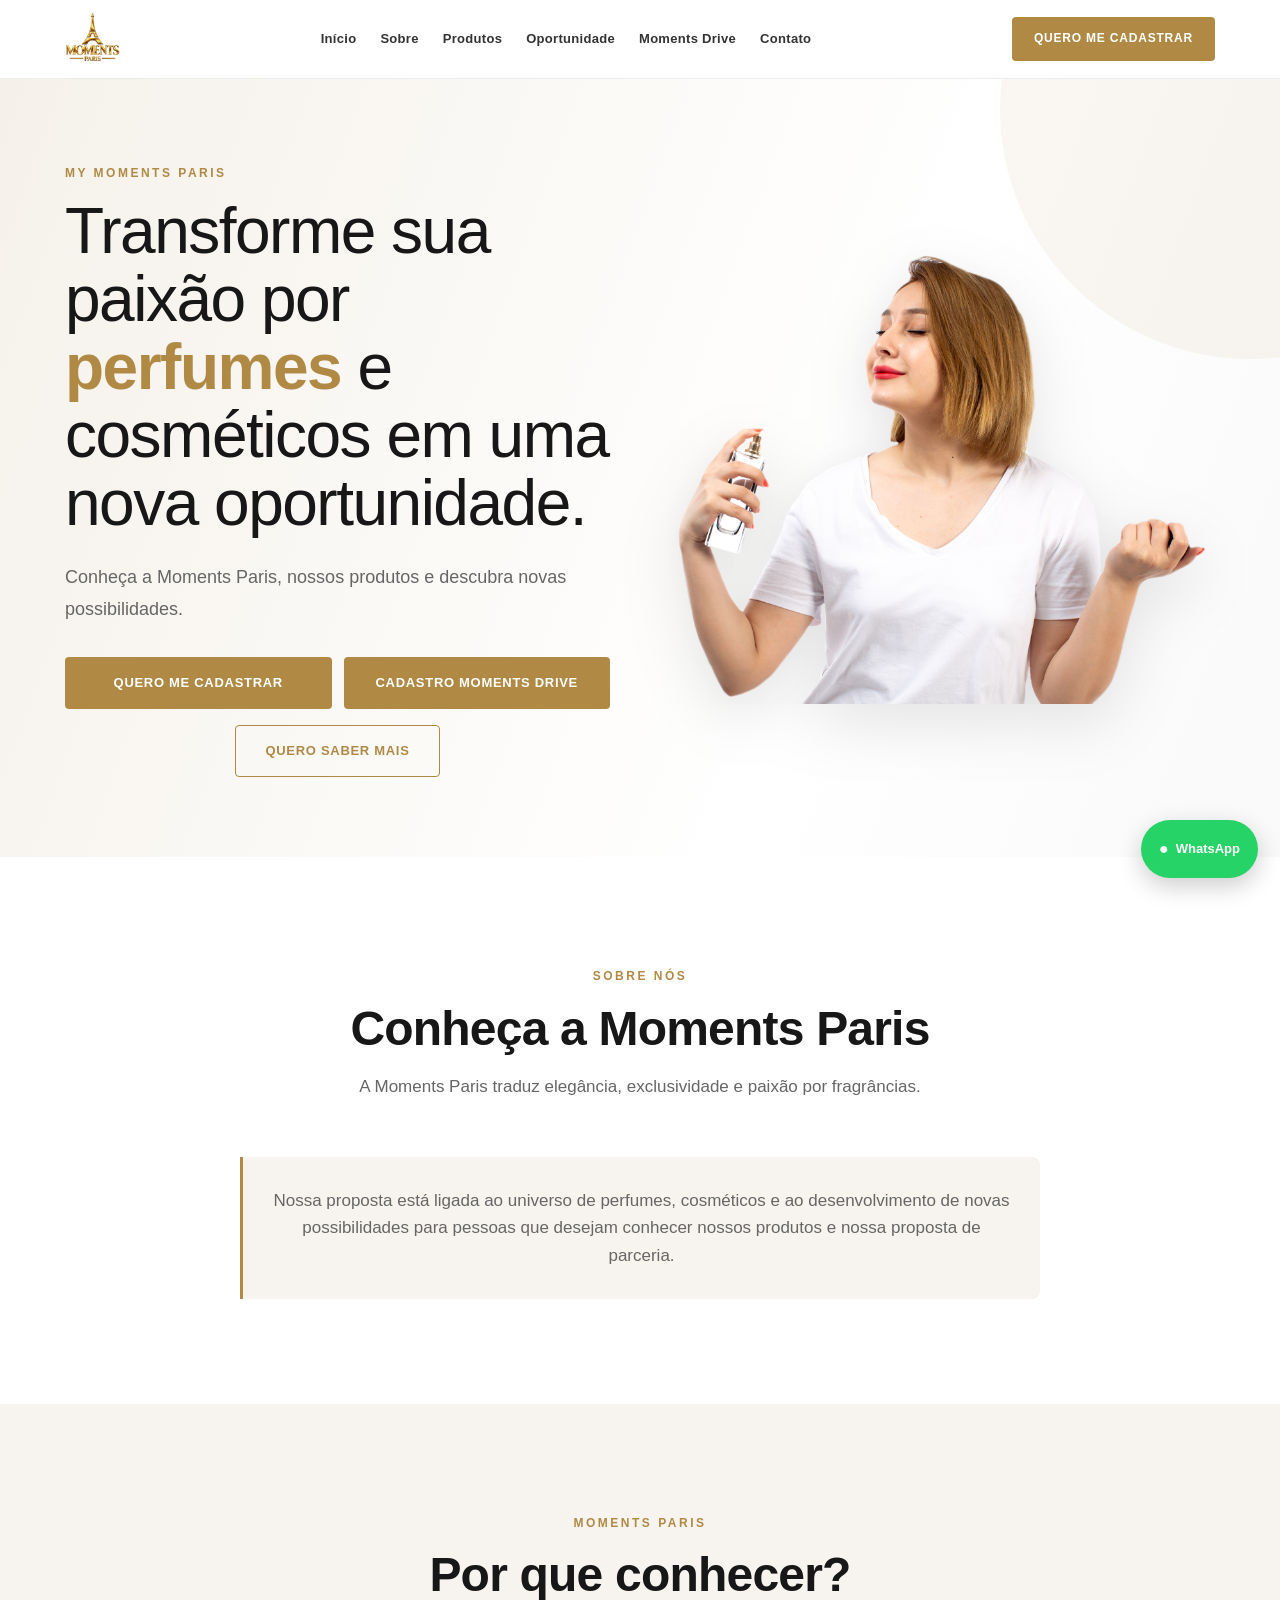
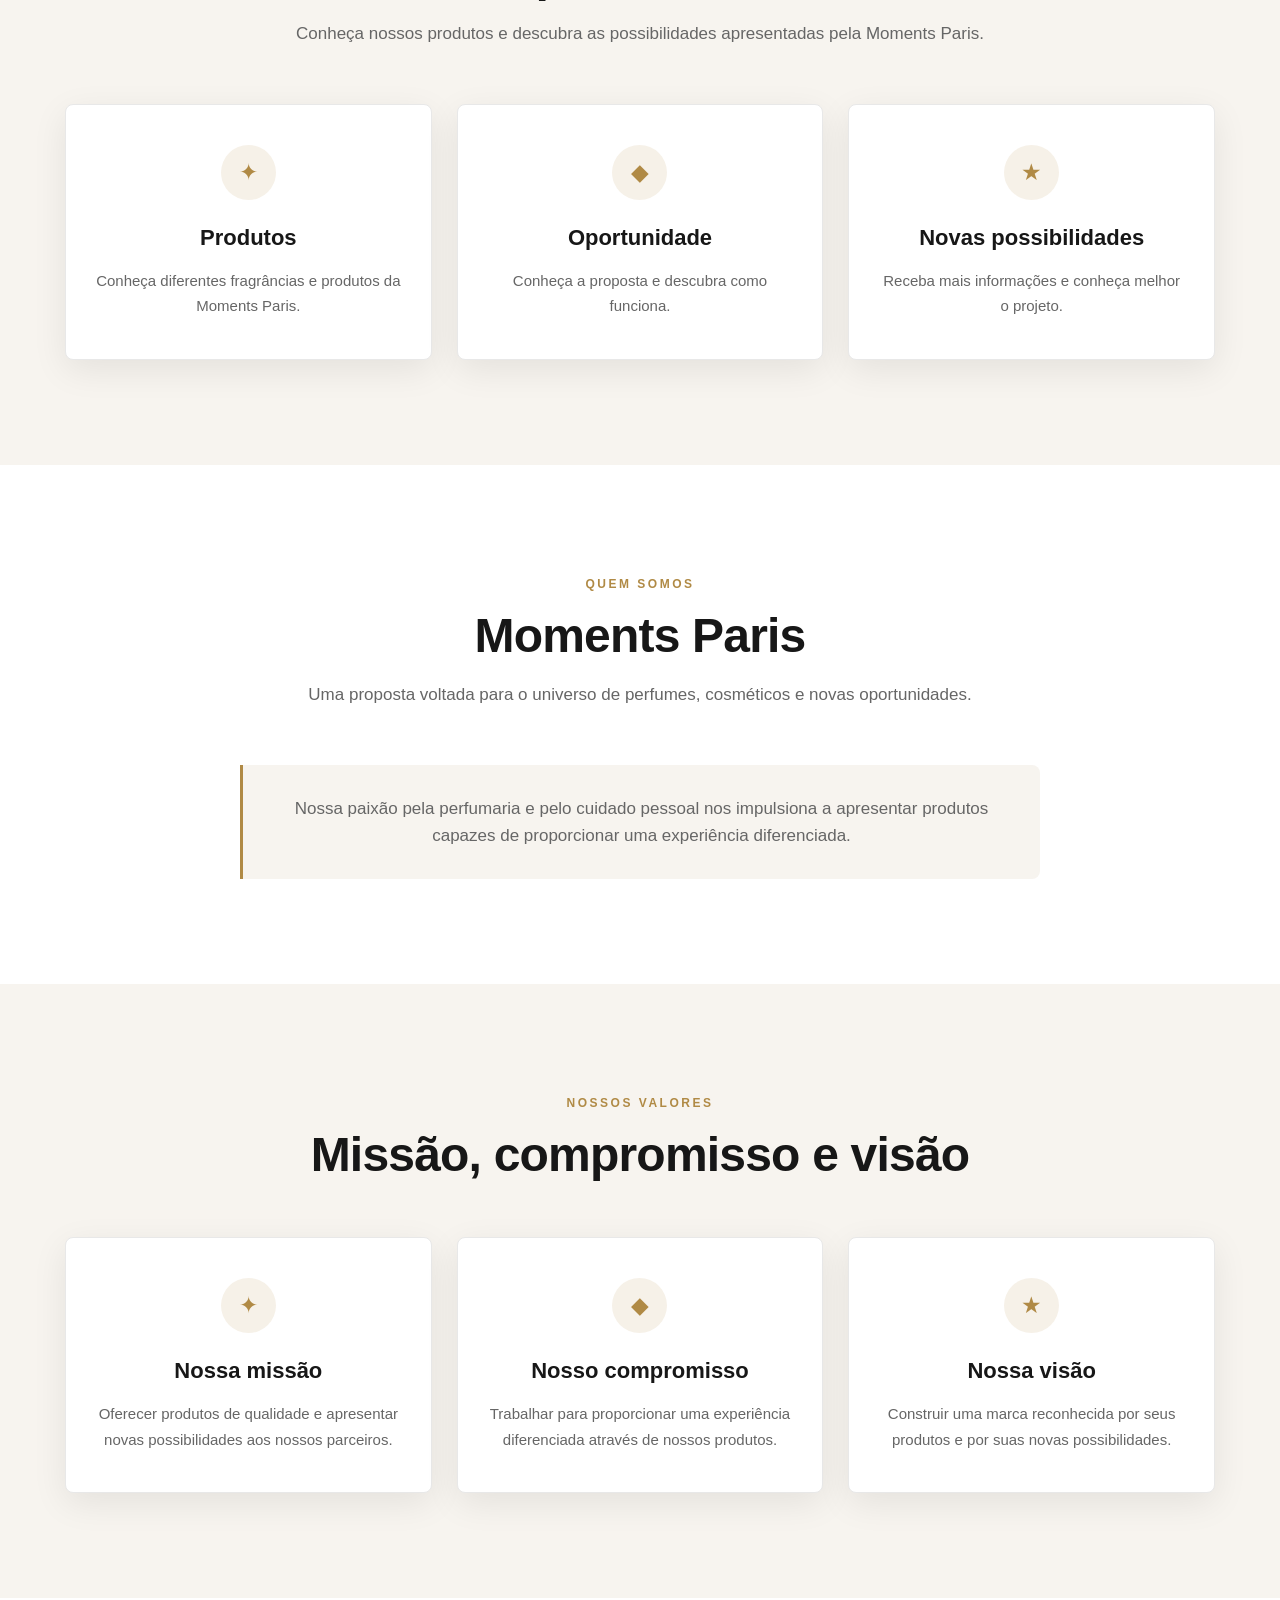
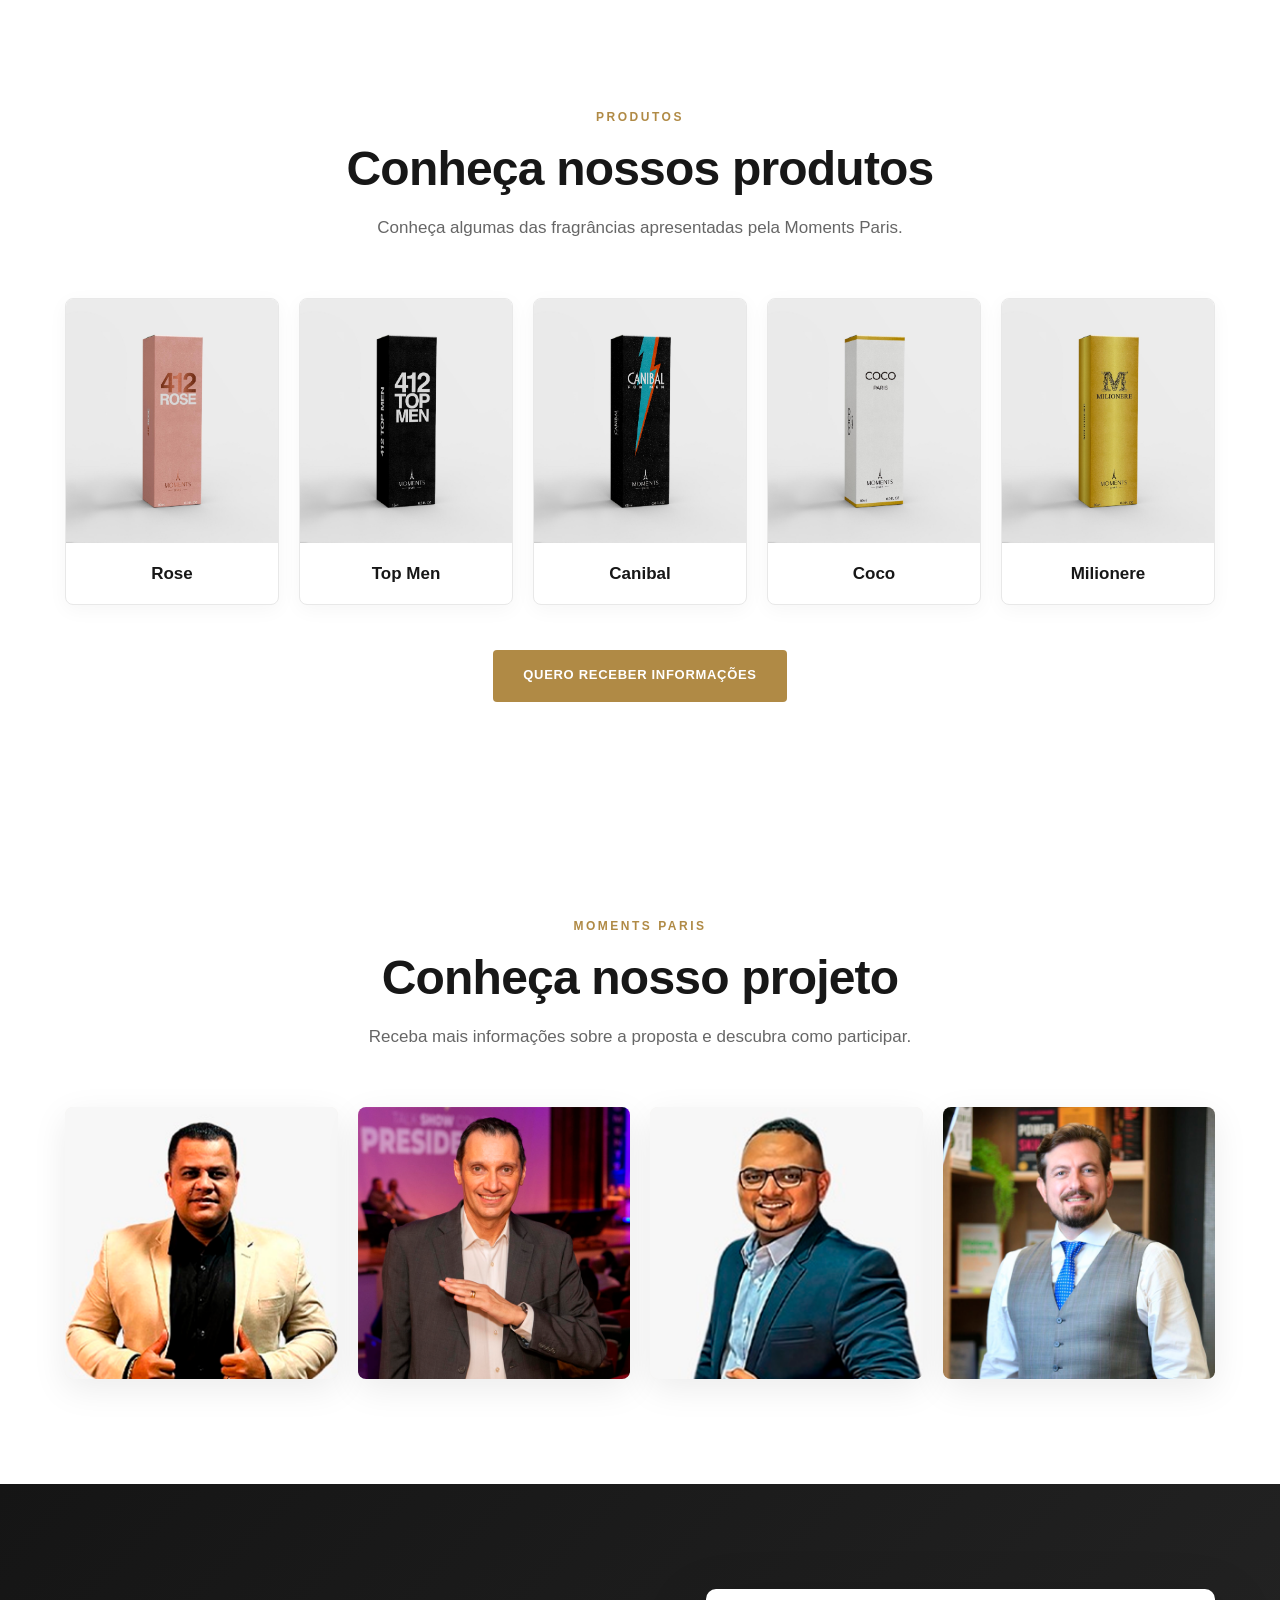
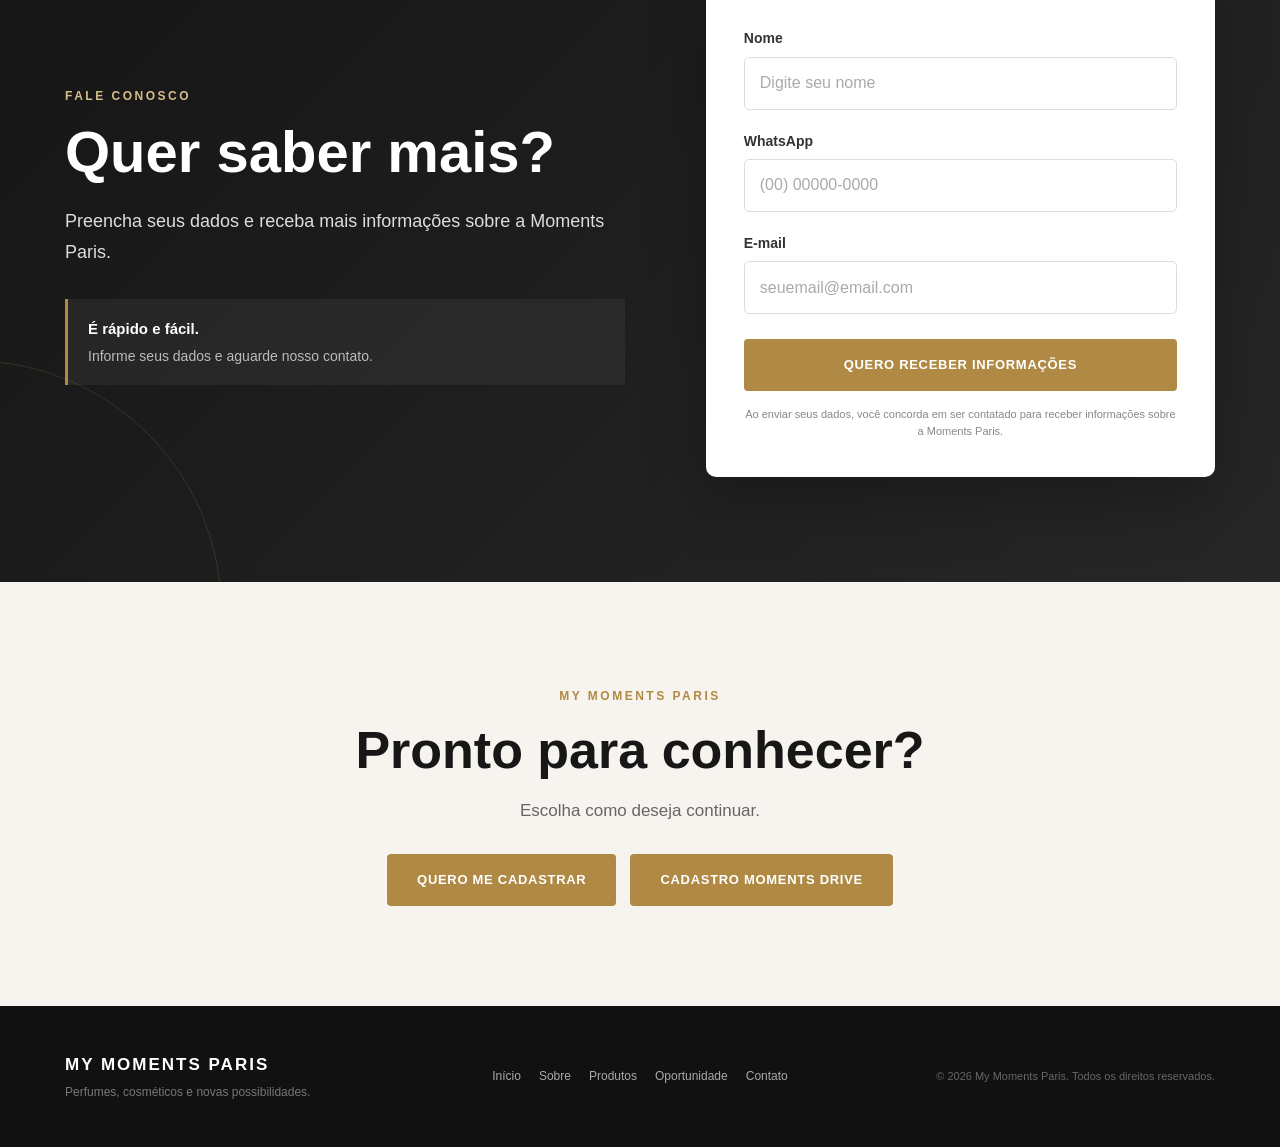
<file: index.html>
<!DOCTYPE html>
<html lang="pt-BR">

<head>

    <meta charset="UTF-8">

    <meta
        name="viewport"
        content="width=device-width, initial-scale=1.0"
    >

    <meta
        name="description"
        content="My Moments Paris - Conheça nossos produtos e descubra novas possibilidades."
    >

    <meta
        name="theme-color"
        content="#171717"
    >

    <title>My Moments Paris</title>

    <!-- FAVICON -->
    <link
        rel="icon"
        type="image/png"
        href="assets/images/logo.png"
    >

    <!-- CSS -->
    <link
        rel="stylesheet"
        href="css/style.css"
    >

</head>


<body>

    <!-- =====================================================
         HEADER
    ====================================================== -->

    <header class="header">

        <div class="container header-container">

            <!-- LOGO -->

            <a
                href="#inicio"
                class="logo"
                aria-label="My Moments Paris"
            >

                <img
                    src="assets/images/logo.png"
                    alt="My Moments Paris"
                >

            </a>


            <!-- MENU -->

            <nav
                class="main-menu"
                aria-label="Menu principal"
            >

                <a href="#inicio">
                    Início
                </a>

                <a href="#sobre">
                    Sobre
                </a>

                <a href="#produtos">
                    Produtos
                </a>

                <a href="https://mymonentsparis.pages.dev/oportunidade/"
                    target="_blank"
                    rel="noopener noreferrer"
                    > 
                    Oportunidade
                </a>

                <a href="https://mymonentsparis.pages.dev/drive/"
                    target="_blank"
                    rel="noopener noreferrer"
                    > 
                    Moments Drive 
                </a>

                <a href="#contato">
                    Contato
                </a>

            </nav>


            <!-- BOTÃO HEADER -->

            <a
                href="https://mymonentsparis.pages.dev/drive/"
                class="header-button"
                target="_blank"
                rel="noopener noreferrer"
            >
                QUERO ME CADASTRAR
            </a>

        </div>

    </header>


    <!-- =====================================================
         CONTEÚDO PRINCIPAL
    ====================================================== -->

    <main>


        <!-- =================================================
             HERO
        ================================================== -->

        <section
            id="inicio"
            class="hero"
        >

            <div class="container hero-container">


                <!-- TEXTO -->

                <div class="hero-content">

                    <span class="hero-label">
                        MY MOMENTS PARIS
                    </span>


                    <h1>
                        Transforme sua paixão por
                        <strong>perfumes</strong>
                        e cosméticos em uma nova oportunidade.
                    </h1>


                    <p>
                        Conheça a Moments Paris, nossos produtos
                        e descubra novas possibilidades.
                    </p>


                    <!-- BOTÕES -->

                    <div class="hero-buttons">

                        <div class="hero-register-buttons">

                            <a
                                href="https://mymonentsparis.pages.dev/drive/"
                                class="primary-button"
                                target="_blank"
                                rel="noopener noreferrer"
                            >
                                QUERO ME CADASTRAR
                            </a>


                            <a
                                href="https://mymonentsparis.pages.dev/drive/"
                                class="primary-button"
                                target="_blank"
                                rel="noopener noreferrer"
                            >
                                CADASTRO MOMENTS DRIVE
                            </a>

                        </div>


                        <a
                            href="oportunidade.html"
                            class="secondary-button hero-more-button"
                        >
                            QUERO SABER MAIS
                        </a>

                    </div>

                </div>


                <!-- IMAGEM -->

                <div class="hero-image">

                    <img
                        src="assets/images/home-nova1.png"
                        alt="Moments Paris"
                    >

                </div>

            </div>

        </section>


        <!-- =================================================
             SOBRE
        ================================================== -->

        <section
            id="sobre"
            class="about"
        >

            <div class="container">


                <div class="section-header">

                    <span class="section-label">
                        SOBRE NÓS
                    </span>


                    <h2>
                        Conheça a Moments Paris
                    </h2>


                    <p>
                        A Moments Paris traduz elegância,
                        exclusividade e paixão por fragrâncias.
                    </p>

                </div>


                <div class="about-content">

                    <p>
                        Nossa proposta está ligada ao universo
                        de perfumes, cosméticos e ao desenvolvimento
                        de novas possibilidades para pessoas que
                        desejam conhecer nossos produtos e nossa
                        proposta de parceria.
                    </p>

                </div>

            </div>

        </section>


        <!-- =================================================
             DIFERENCIAIS
        ================================================== -->

        <section
            id="beneficios"
            class="benefits"
        >

            <div class="container">


                <div class="section-header">

                    <span class="section-label">
                        MOMENTS PARIS
                    </span>


                    <h2>
                        Por que conhecer?
                    </h2>


                    <p>
                        Conheça nossos produtos e descubra
                        as possibilidades apresentadas pela
                        Moments Paris.
                    </p>

                </div>


                <div class="benefits-grid">


                    <article class="benefit-card">

                        <div class="benefit-icon">
                            ✦
                        </div>


                        <h3>
                            Produtos
                        </h3>


                        <p>
                            Conheça diferentes fragrâncias
                            e produtos da Moments Paris.
                        </p>

                    </article>


                    <article class="benefit-card">

                        <div class="benefit-icon">
                            ◆
                        </div>


                        <h3>
                            Oportunidade
                        </h3>


                        <p>
                            Conheça a proposta e descubra
                            como funciona.
                        </p>

                    </article>


                    <article class="benefit-card">

                        <div class="benefit-icon">
                            ★
                        </div>


                        <h3>
                            Novas possibilidades
                        </h3>


                        <p>
                            Receba mais informações e conheça
                            melhor o projeto.
                        </p>

                    </article>


                </div>

            </div>

        </section>


        <!-- =================================================
             QUEM SOMOS
        ================================================== -->

        <section
            id="quemsomos"
            class="about"
        >

            <div class="container">


                <div class="section-header">

                    <span class="section-label">
                        QUEM SOMOS
                    </span>


                    <h2>
                        Moments Paris
                    </h2>


                    <p>
                        Uma proposta voltada para o universo
                        de perfumes, cosméticos e novas oportunidades.
                    </p>

                </div>


                <div class="about-content">

                    <p>
                        Nossa paixão pela perfumaria e pelo
                        cuidado pessoal nos impulsiona a apresentar
                        produtos capazes de proporcionar uma
                        experiência diferenciada.
                    </p>

                </div>

            </div>

        </section>


        <!-- =================================================
             MISSÃO / COMPROMISSO / VISÃO
        ================================================== -->

        <section class="benefits">

            <div class="container">


                <div class="section-header">

                    <span class="section-label">
                        NOSSOS VALORES
                    </span>


                    <h2>
                        Missão, compromisso e visão
                    </h2>

                </div>


                <div class="benefits-grid">


                    <article class="benefit-card">

                        <div class="benefit-icon">
                            ✦
                        </div>


                        <h3>
                            Nossa missão
                        </h3>


                        <p>
                            Oferecer produtos de qualidade e
                            apresentar novas possibilidades
                            aos nossos parceiros.
                        </p>

                    </article>


                    <article class="benefit-card">

                        <div class="benefit-icon">
                            ◆
                        </div>


                        <h3>
                            Nosso compromisso
                        </h3>


                        <p>
                            Trabalhar para proporcionar uma
                            experiência diferenciada através
                            de nossos produtos.
                        </p>

                    </article>


                    <article class="benefit-card">

                        <div class="benefit-icon">
                            ★
                        </div>


                        <h3>
                            Nossa visão
                        </h3>


                        <p>
                            Construir uma marca reconhecida
                            por seus produtos e por suas
                            novas possibilidades.
                        </p>

                    </article>


                </div>

            </div>

        </section>


        <!-- =================================================
             PRODUTOS
        ================================================== -->

        <section
            id="produtos"
            class="products"
        >

            <div class="container">


                <div class="section-header">

                    <span class="section-label">
                        PRODUTOS
                    </span>


                    <h2>
                        Conheça nossos produtos
                    </h2>


                    <p>
                        Conheça algumas das fragrâncias
                        apresentadas pela Moments Paris.
                    </p>

                </div>


                <div class="products-grid">


                    <article class="product-card">

                        <img
                            src="assets/images/412rose.jpeg"
                            alt="Fragrância Rose"
                            loading="lazy"
                        >


                        <div class="product-info">

                            <h3>
                                Rose
                            </h3>

                        </div>

                    </article>


                    <article class="product-card">

                        <img
                            src="assets/images/412topmen.jpeg"
                            alt="Fragrância Top Men"
                            loading="lazy"
                        >


                        <div class="product-info">

                            <h3>
                                Top Men
                            </h3>

                        </div>

                    </article>


                    <article class="product-card">

                        <img
                            src="assets/images/canibal.jpeg"
                            alt="Fragrância Canibal"
                            loading="lazy"
                        >


                        <div class="product-info">

                            <h3>
                                Canibal
                            </h3>

                        </div>

                    </article>


                    <article class="product-card">

                        <img
                            src="assets/images/coco.jpeg"
                            alt="Fragrância Coco"
                            loading="lazy"
                        >


                        <div class="product-info">

                            <h3>
                                Coco
                            </h3>

                        </div>

                    </article>


                    <article class="product-card">

                        <img
                            src="assets/images/milionere.jpeg"
                            alt="Fragrância Milionere"
                            loading="lazy"
                        >


                        <div class="product-info">

                            <h3>
                                Milionere
                            </h3>

                        </div>

                    </article>


                </div>


                <div class="products-cta">

                    <a
                        href="oportunidade.html"
                        class="primary-button"
                    >
                        QUERO RECEBER INFORMAÇÕES
                    </a>

                </div>

            </div>

        </section>


        <!-- =================================================
             EQUIPE
        ================================================== -->

        <section
            id="equipe"
            class="team"
        >

            <div class="container">


                <div class="section-header">

                    <span class="section-label">
                        MOMENTS PARIS
                    </span>


                    <h2>
                        Conheça nosso projeto
                    </h2>


                    <p>
                        Receba mais informações sobre a proposta
                        e descubra como participar.
                    </p>

                </div>


                <div class="team-grid">


                    <div class="team-card">

                        <img
                            src="assets/images/alexandre-maia-1.png"
                            alt="Moments Paris"
                            loading="lazy"
                        >

                    </div>


                    <div class="team-card">

                        <img
                            src="assets/images/alexandrte-medes.png"
                            alt="Moments Paris"
                            loading="lazy"
                        >

                    </div>


                    <div class="team-card">

                        <img
                            src="assets/images/alex-gomes-1.png"
                            alt="Moments Paris"
                            loading="lazy"
                        >

                    </div>


                    <div class="team-card">

                        <img
                            src="assets/images/filipe-bisael-1.png"
                            alt="Moments Paris"
                            loading="lazy"
                        >

                    </div>


                </div>

            </div>

        </section>


        <!-- =================================================
             CAPTURA DE LEADS
        ================================================== -->

        <section
            id="contato"
            class="capture"
        >

            <div class="container capture-container">


                <div class="capture-content">

                    <span class="section-label">
                        FALE CONOSCO
                    </span>


                    <h2>
                        Quer saber mais?
                    </h2>


                    <p>
                        Preencha seus dados e receba
                        mais informações sobre a
                        Moments Paris.
                    </p>


                    <div class="capture-highlight">

                        <strong>
                            É rápido e fácil.
                        </strong>


                        <span>
                            Informe seus dados e aguarde
                            nosso contato.
                        </span>

                    </div>

                </div>


                <!-- =================================================
                     FORMULÁRIO FORMSPREE
                ================================================== -->

                <form
                    class="lead-form"
                    action="https://formspree.io/f/xzepkorp"
                    method="POST"
                    data-v8-form
                >


                    <div class="form-group">

                        <label for="nome">
                            Nome
                        </label>


                        <input
                            type="text"
                            id="nome"
                            name="nome"
                            placeholder="Digite seu nome"
                            autocomplete="name"
                            required
                        >

                    </div>


                    <div class="form-group">

                        <label for="whatsapp">
                            WhatsApp
                        </label>


                        <input
                            type="tel"
                            id="whatsapp"
                            name="whatsapp"
                            placeholder="(00) 00000-0000"
                            autocomplete="tel"
                            required
                        >

                    </div>


                    <div class="form-group">

                        <label for="email">
                            E-mail
                        </label>


                        <input
                            type="email"
                            id="email"
                            name="email"
                            placeholder="seuemail@email.com"
                            autocomplete="email"
                            required
                        >

                    </div>


                    <input
                        type="hidden"
                        name="origem"
                        value="My Moments Paris - Landing Page"
                    >


                    <input
                        type="hidden"
                        name="_subject"
                        value="Novo Lead - My Moments Paris"
                    >


                    <button
                        type="submit"
                        class="submit-button"
                    >
                        QUERO RECEBER INFORMAÇÕES
                    </button>


                    <p class="form-security">

                        Ao enviar seus dados, você concorda
                        em ser contatado para receber
                        informações sobre a Moments Paris.

                    </p>

                </form>

            </div>

        </section>


        <!-- =================================================
             CTA FINAL
        ================================================== -->

        <section
            class="final-cta"
        >

            <div class="container">


                <div class="final-cta-content">

                    <span class="section-label">
                        MY MOMENTS PARIS
                    </span>


                    <h2>
                        Pronto para conhecer?
                    </h2>


                    <p>
                        Escolha como deseja continuar.
                    </p>


                    <div class="final-cta-buttons">


                        <!-- CADASTRO NORMAL -->

                        <a
                            href="https://mymonentsparis.pages.dev/drive/"
                            class="primary-button"
                            target="_blank"
                            rel="noopener noreferrer"
                        >
                            QUERO ME CADASTRAR
                        </a>


                        <!-- MOMENTS DRIVE -->

                        <a
                            href="https://mymonentsparis.pages.dev/drive/"
                            class="primary-button"
                            target="_blank"
                            rel="noopener noreferrer"
                        >
                            CADASTRO MOMENTS DRIVE
                        </a>


                    </div>

                </div>

            </div>

        </section>


    </main>


    <!-- =====================================================
         FOOTER
    ====================================================== -->

    <footer class="footer">

        <div class="container footer-container">


            <div class="footer-brand">

                <strong>
                    MY MOMENTS PARIS
                </strong>


                <p>
                    Perfumes, cosméticos e novas possibilidades.
                </p>

            </div>


            <div class="footer-links">


                <a href="#inicio">
                    Início
                </a>


                <a href="#sobre">
                    Sobre
                </a>


                <a href="#produtos">
                    Produtos
                </a>


                <a href="oportunidade.html">
                    Oportunidade
                </a>


                <a href="#contato">
                    Contato
                </a>


            </div>


            <div class="footer-copy">

                <p>

                    © <span id="ano"></span>
                    My Moments Paris.
                    Todos os direitos reservados.

                </p>

            </div>


        </div>

    </footer>


    <!-- =====================================================
         WHATSAPP FLUTUANTE
    ====================================================== -->

    <a
        href="https://wa.me/5554992756194"
        class="whatsapp-button"
        target="_blank"
        rel="noopener noreferrer"
        aria-label="Falar com a Moments Paris pelo WhatsApp"
        data-v8="contact.whatsapp"
    >

        <span>
            WhatsApp
        </span>

    </a>


    <!-- =====================================================
         V8 ADMIN UNIVERSAL
    ====================================================== -->

    <script
        src="js/v8-loader.js"
        data-project-id="8ae3fee2-b4f4-487c-96c8-3833395b51c2"
        data-api-url="https://v8adminuniversal.aisermelk.workers.dev"
    ></script>


    <!-- =====================================================
         JAVASCRIPT
    ====================================================== -->

    <script src="js/script.js"></script>


</body>

</html>
</file>
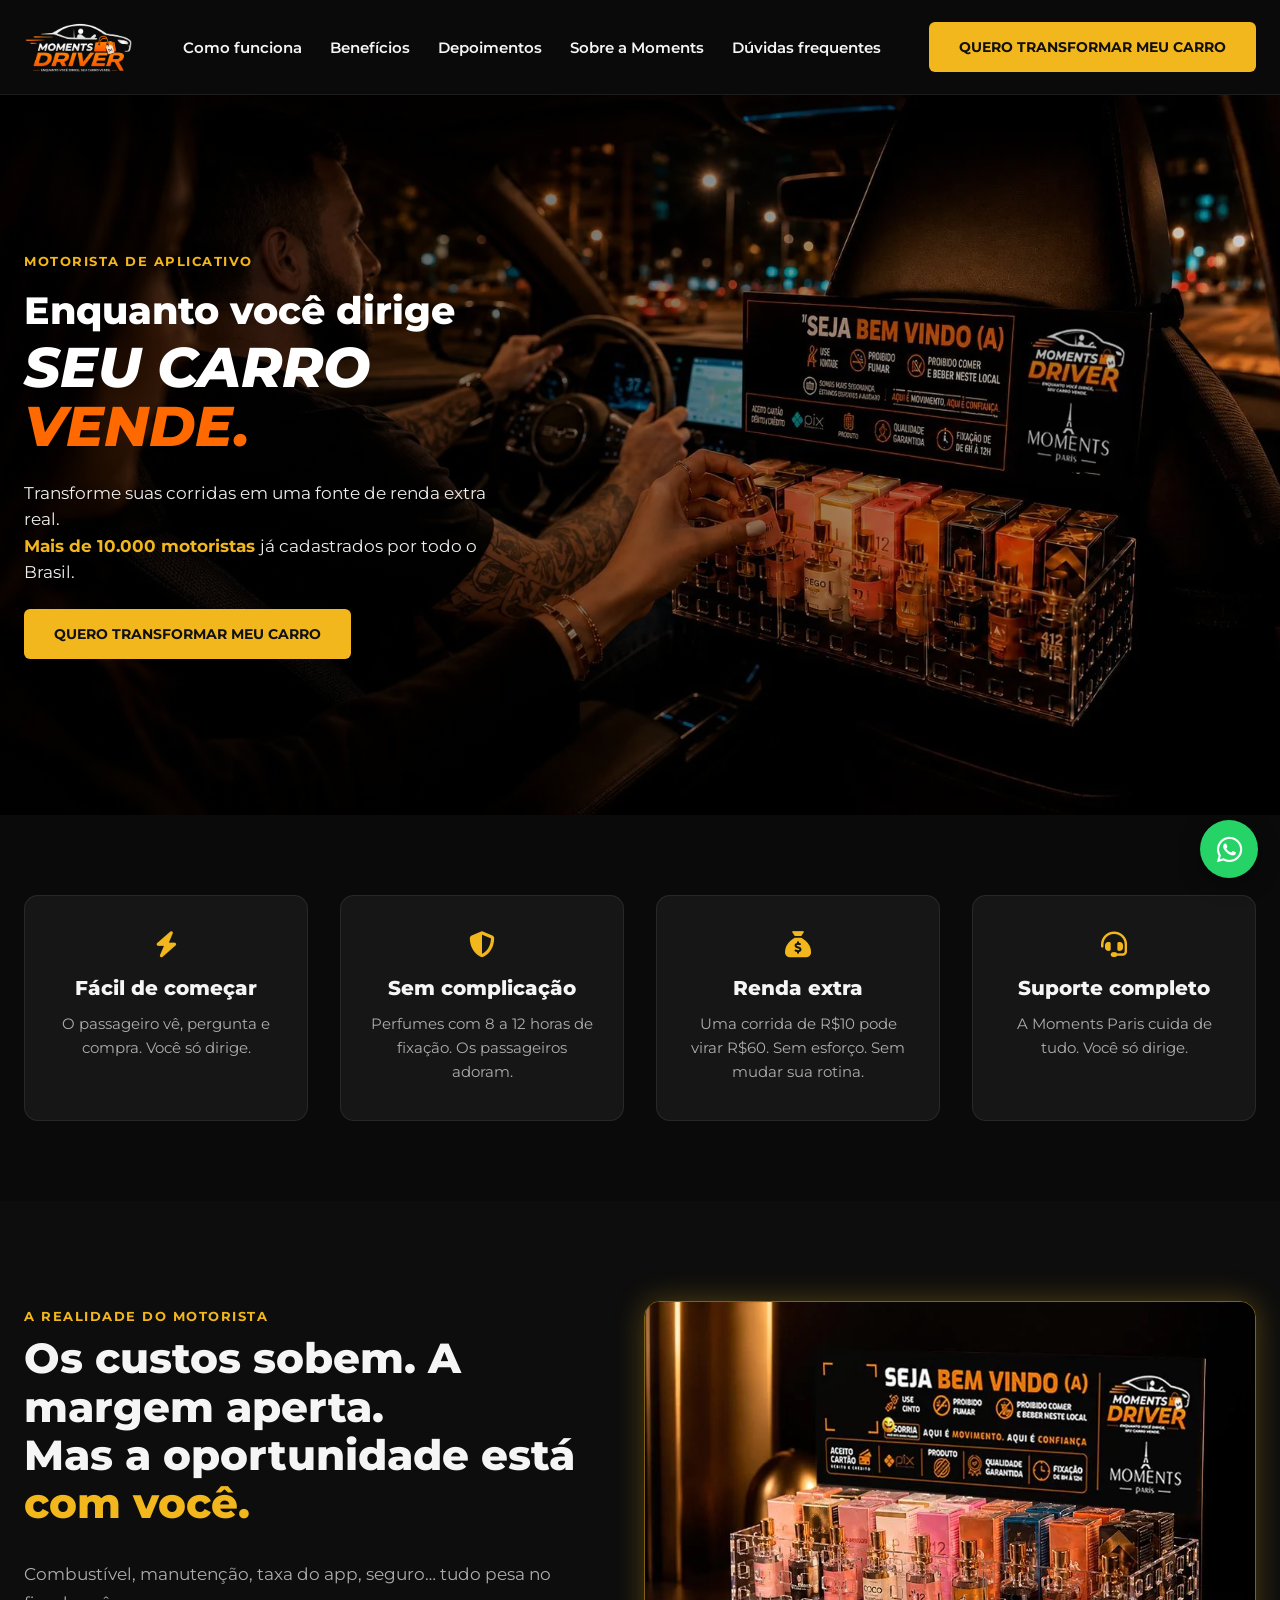
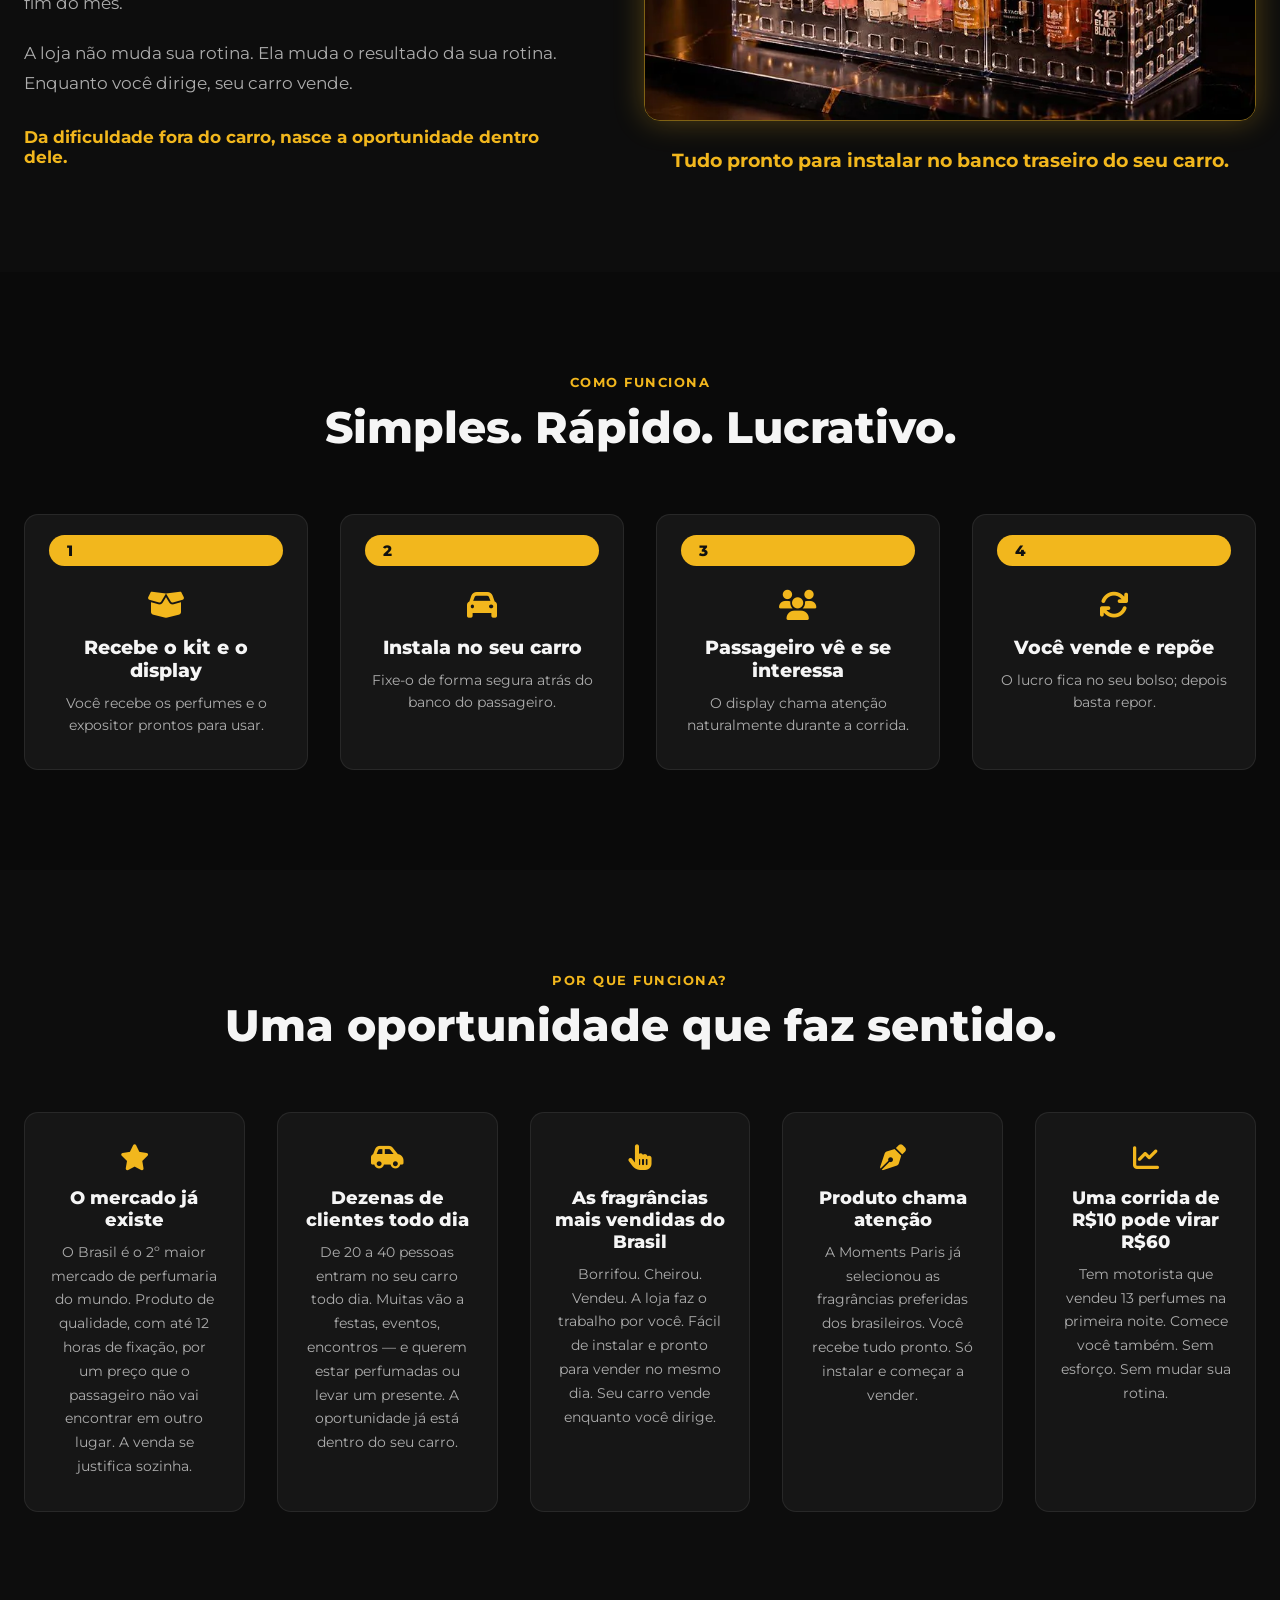
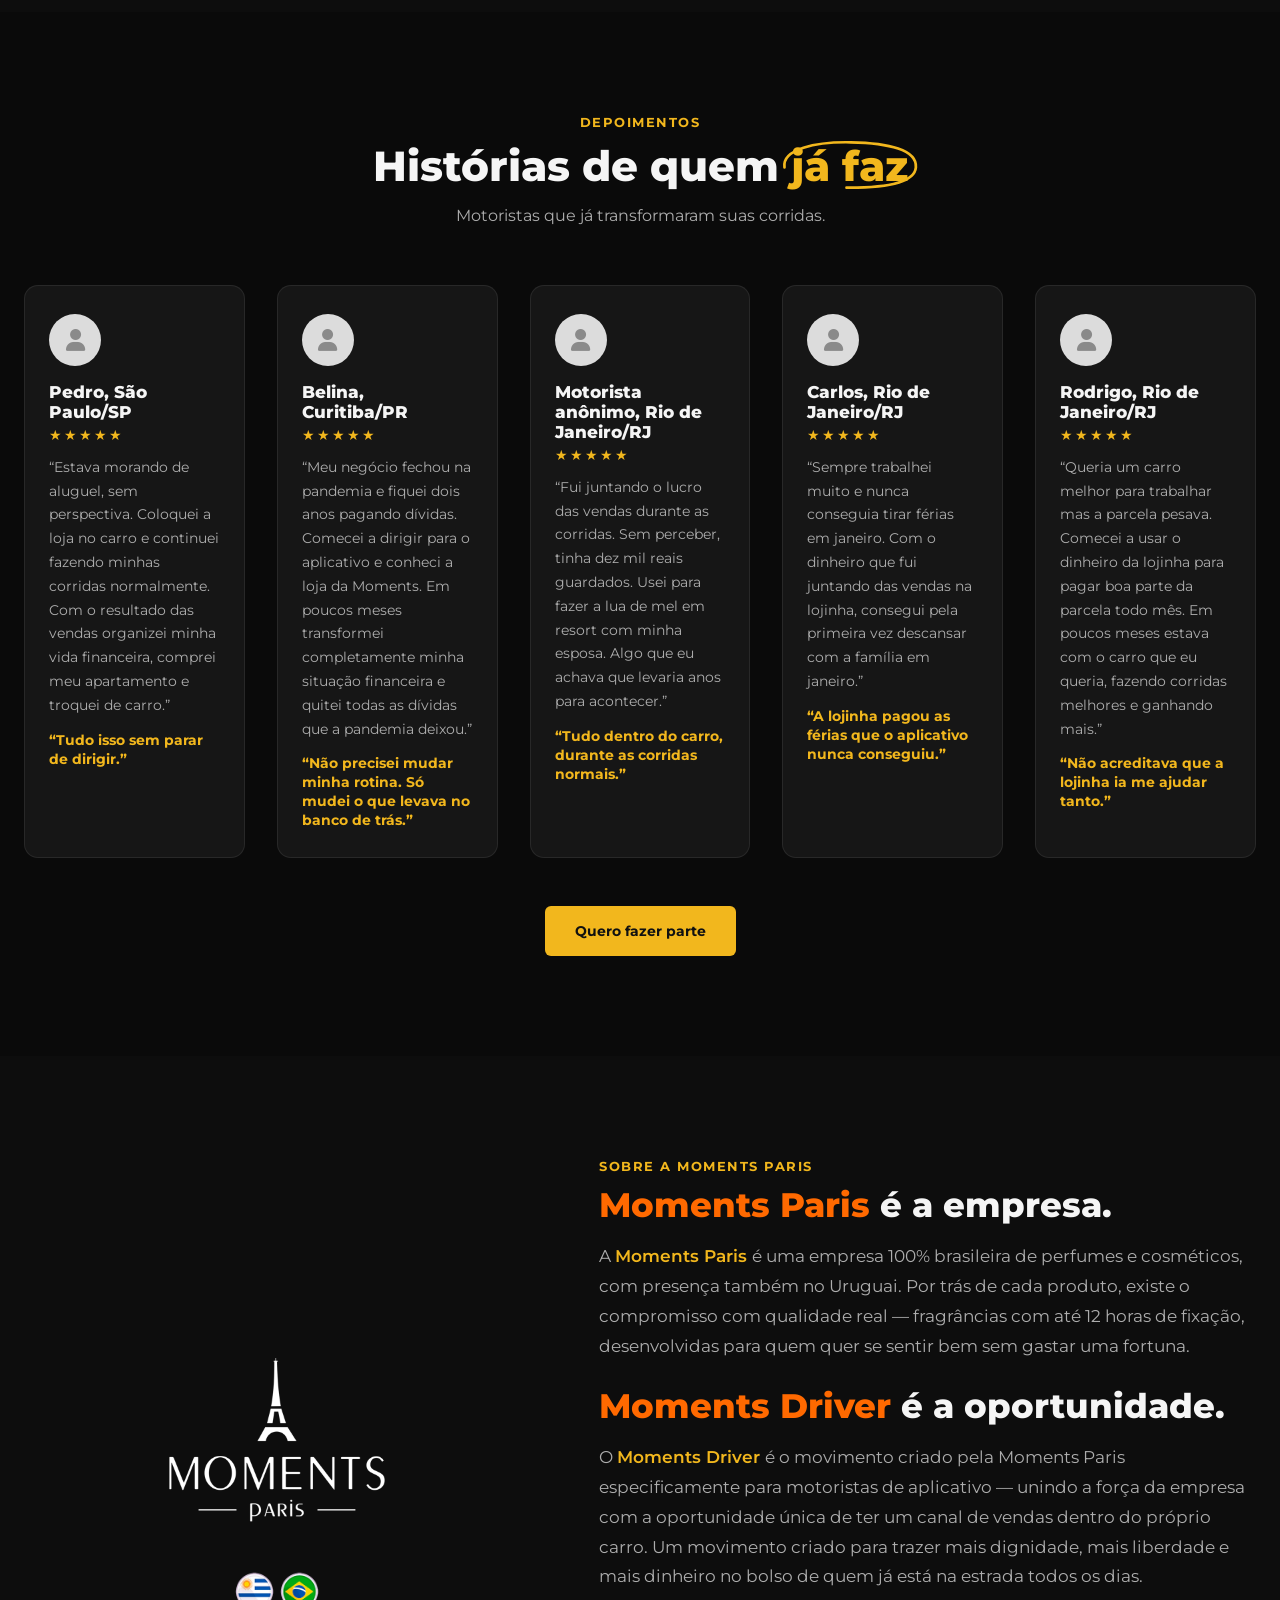
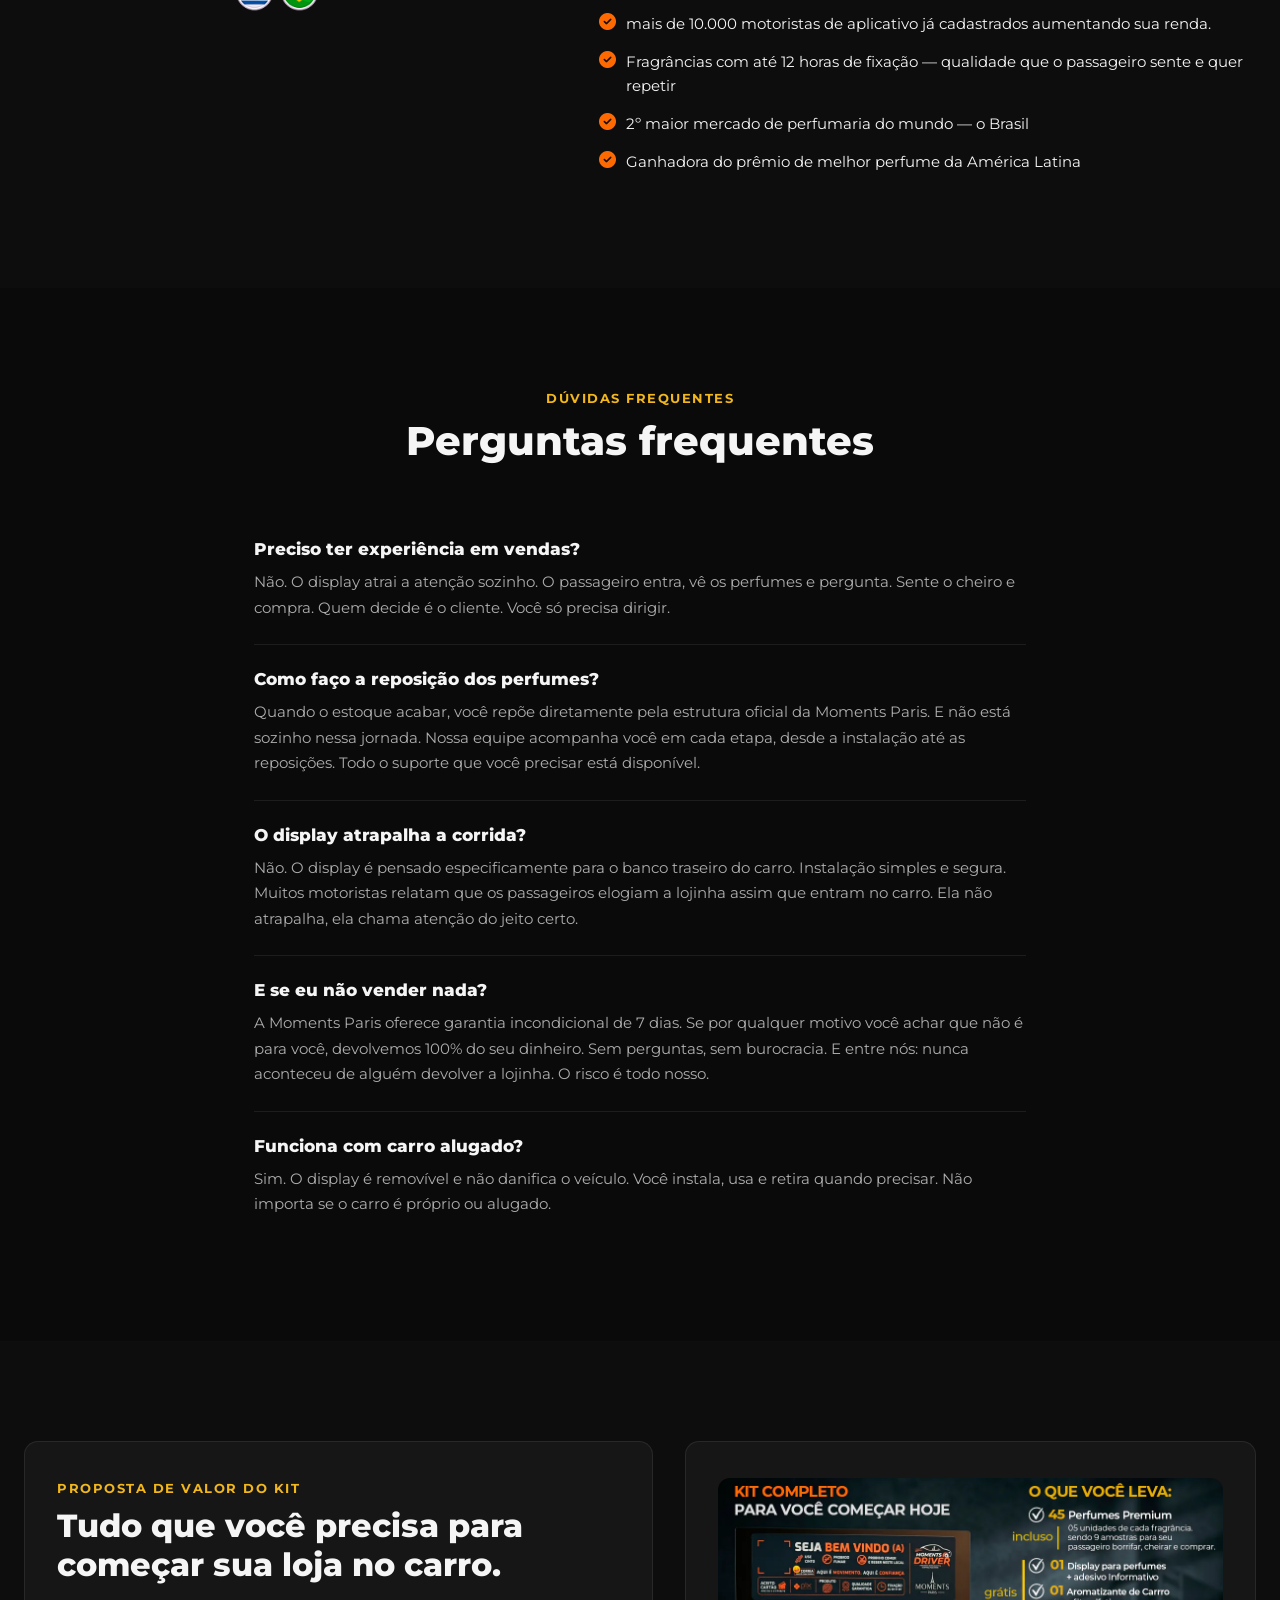
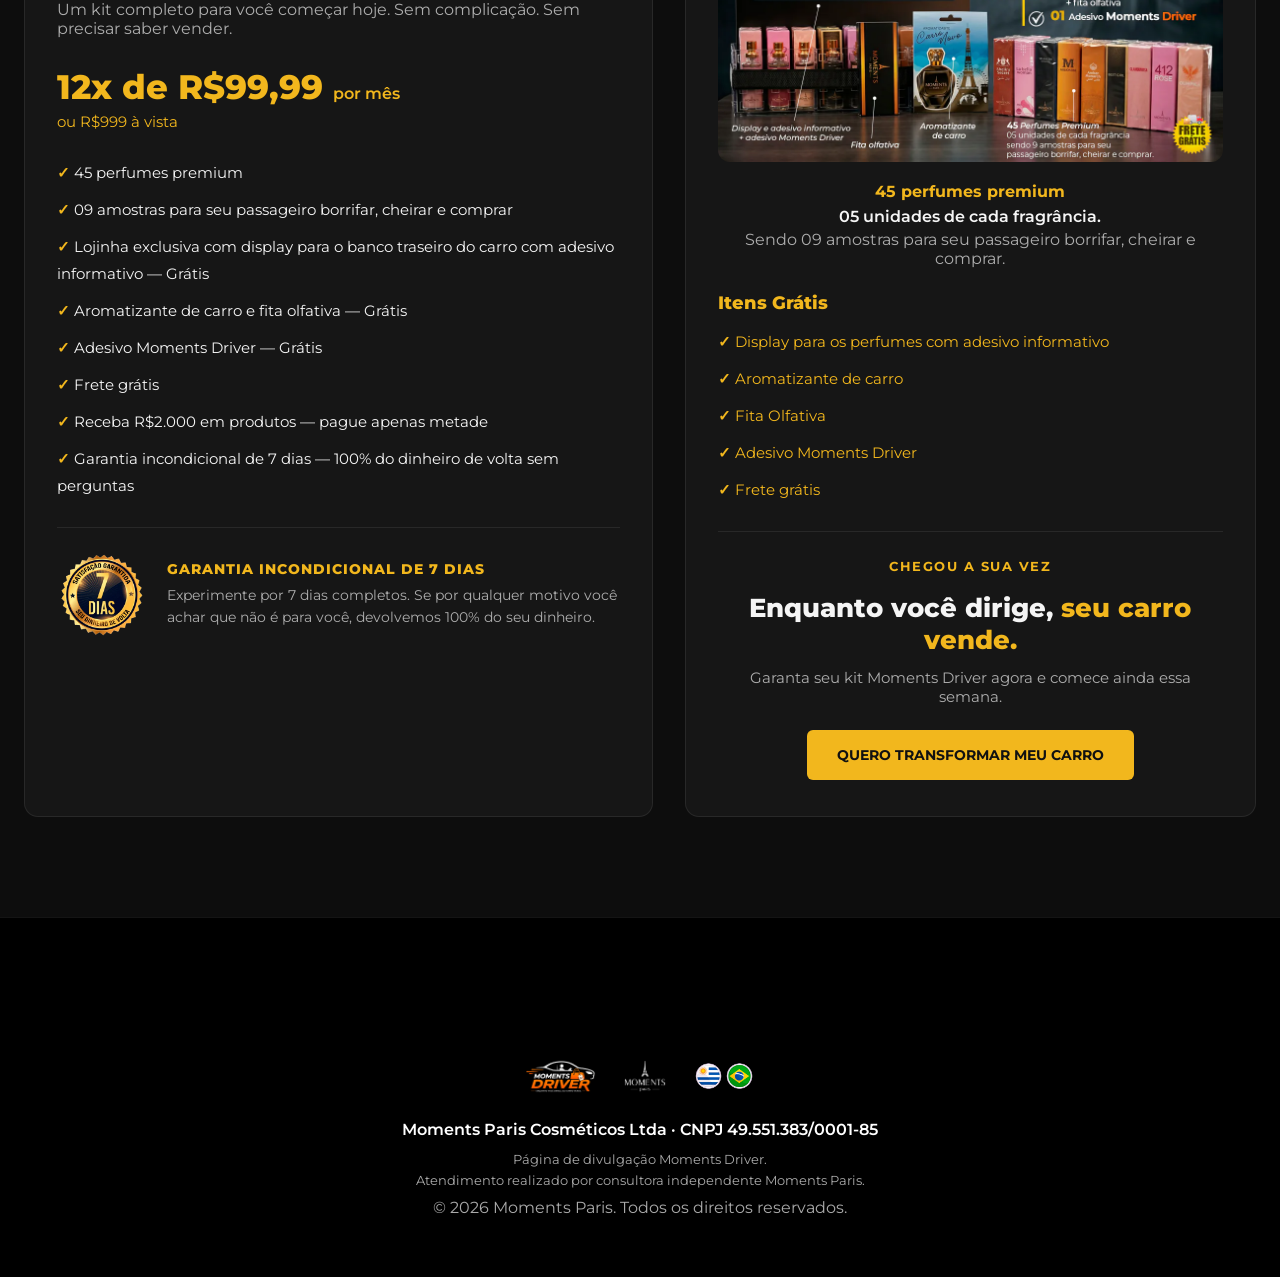
<file: drive/index.html>
<!doctype html>
<html lang="pt-BR">
  <head>
    <meta charset="utf-8" />
    <meta name="viewport" content="width=device-width, initial-scale=1.0" />

    <title>Moments Driver | Moments Paris</title>

    <meta
      name="description"
      content="Moments Driver — a oportunidade de transformar seu carro em uma fonte de renda extra com a Moments Paris."
    />

    <link rel="preconnect" href="https://fonts.googleapis.com" />
    <link
      href="https://fonts.googleapis.com/css2?family=Montserrat:wght@400;500;600;700;800&display=swap"
      rel="stylesheet"
    />

    <link
      rel="stylesheet"
      href="https://cdnjs.cloudflare.com/ajax/libs/font-awesome/6.5.2/css/all.min.css"
    />

    <style>
      :root {
        --orange: #ff6900;
        --gold: #f2b71d;
        --gold-hover: #ffce4d;
        --bg: #0a0a0a;
        --bg-alt: #0d0d0d;
        --bg-card: #161616;
        --text: #f5f5f5;
        --text-muted: #adadad;
        --border: rgba(255, 255, 255, 0.08);
      }

      * {
        box-sizing: border-box;
      }

      html {
        scroll-behavior: smooth;
        overflow-x: hidden;
      }

      body {
        margin: 0;
        width: 100%;
        max-width: 100%;
        overflow-x: hidden;
        font-family: "Montserrat", sans-serif;
        color: var(--text);
        background: var(--bg);
        -webkit-font-smoothing: antialiased;
      }

      img {
        max-width: 100%;
        display: block;
      }

      a {
        text-decoration: none;
      }

      h1,
      h2,
      h3 {
        font-family: inherit;
        font-weight: 800;
        color: var(--text);
        margin: 0;
      }

      p {
        margin: 0;
      }

      /* =========================================================
         TEXTOS E BOTÕES
         ========================================================= */

      .section-title {
        display: inline-block;
        font-size: 13px;
        font-weight: 700;
        letter-spacing: 1.5px;
        text-transform: uppercase;
        color: var(--gold);
        margin-bottom: 10px;
      }

      .btn-primary {
        display: inline-flex;
        align-items: center;
        justify-content: center;
        gap: 10px;
        background: var(--gold);
        color: #111;
        font-weight: 700;
        font-size: 14px;
        padding: 16px 30px;
        border-radius: 6px;
        text-align: center;
        transition:
          background 0.2s ease,
          transform 0.2s ease;
      }

      .btn-primary:hover {
        background: var(--gold-hover);
        transform: translateY(-1px);
      }

      .nav-links a {
        color: var(--text);
        font-weight: 600;
        font-size: 15px;
      }

      .nav-links a:hover {
        color: var(--gold);
      }

      /* =========================================================
         GRIDS
         ========================================================= */

      .grid-cols {
        display: grid;
        gap: 32px;
      }

      .cols-4 {
        grid-template-columns: repeat(auto-fit, minmax(220px, 1fr));
      }

      .cols-5 {
        grid-template-columns: repeat(auto-fit, minmax(200px, 1fr));
      }

      /* =========================================================
         BENEFÍCIOS
         ========================================================= */

      .benefit {
        text-align: center;
        background: var(--bg-card);
        border: 1px solid var(--border);
        border-radius: 14px;
        padding: 36px 26px;
      }

      .benefit i {
        font-size: 26px;
        color: var(--gold);
        margin-bottom: 18px;
        display: inline-block;
      }

      .benefit h3 {
        font-size: 20px;
        margin-bottom: 12px;
      }

      .benefit p {
        color: var(--text-muted);
        font-size: 15px;
        line-height: 1.6;
      }

      /* =========================================================
         COMO FUNCIONA
         ========================================================= */

      .step {
        text-align: center;
        background: var(--bg-card);
        border: 1px solid var(--border);
        border-radius: 14px;
        padding: 20px 24px 32px;
      }

      .step .step-num {
        display: block;
        width: 100%;
        box-sizing: border-box;
        background: var(--gold);
        color: #111;
        font-weight: 800;
        font-size: 15px;
        border-radius: 20px;
        padding: 6px 18px;
        text-align: left;
        margin-bottom: 24px;
      }

      .step i {
        font-size: 30px;
        color: var(--gold);
        margin-bottom: 16px;
        display: inline-block;
      }

      .step h3 {
        font-size: 19px;
        margin-bottom: 10px;
      }

      .step p {
        color: var(--text-muted);
        font-size: 14px;
        line-height: 1.6;
      }

      /* =========================================================
         MOTIVOS
         ========================================================= */

      .reason {
        text-align: center;
        background: var(--bg-card);
        border: 1px solid var(--border);
        border-radius: 14px;
        padding: 32px 24px;
      }

      .reason i {
        font-size: 26px;
        color: var(--gold);
        margin-bottom: 16px;
        display: inline-block;
      }

      .reason h3 {
        font-size: 18px;
        margin-bottom: 10px;
      }

      .reason p {
        color: var(--text-muted);
        font-size: 14px;
        line-height: 1.7;
      }

      /* =========================================================
         DEPOIMENTOS
         ========================================================= */

      .testimonial {
        text-align: left;
        background: var(--bg-card);
        border: 1px solid var(--border);
        border-radius: 14px;
        padding: 28px 24px;
      }

      .testimonial .avatar {
        width: 52px;
        height: 52px;
        border-radius: 50%;
        background: #dcdcdc;
        color: #8a8a8a;
        display: flex;
        align-items: center;
        justify-content: center;
        font-size: 22px;
        margin-bottom: 16px;
      }

      .testimonial h3 {
        font-size: 17px;
        margin-bottom: 4px;
      }

      .stars {
        color: var(--gold);
        font-size: 14px;
        margin-bottom: 12px;
        letter-spacing: 2px;
      }

      .testimonial p {
        color: var(--text-muted);
        font-size: 14px;
        line-height: 1.7;
        margin-bottom: 12px;
      }

      .testimonial .highlight {
        color: var(--gold);
        font-weight: 700;
        font-size: 14px;
      }

      /* =========================================================
         DESTAQUE CIRCULAR
         ========================================================= */

      .circle-highlight {
        position: relative;
        display: inline-block;
      }

      .circle-highlight svg {
        position: absolute;
        left: -16px;
        top: -20px;
        width: calc(100% + 32px);
        height: calc(100% + 40px);
        pointer-events: none;
        overflow: visible;
      }

      .circle-highlight svg path {
        stroke-dasharray: 340;
        stroke-dashoffset: 340;
        animation: draw-circle 1.4s ease forwards 0.4s;
      }

      @keyframes draw-circle {
        to {
          stroke-dashoffset: 0;
        }
      }

      /* =========================================================
         FAQ
         ========================================================= */

      .faq-item {
        border-bottom: 1px solid var(--border);
        padding: 24px 0;
      }

      .faq-item h3 {
        font-size: 17px;
        margin-bottom: 10px;
      }

      .faq-item p {
        color: var(--text-muted);
        font-size: 15px;
        line-height: 1.7;
      }

      /* =========================================================
         HERO
         ========================================================= */

      .hero-overlay {
        background:
          linear-gradient(
            90deg,
            rgba(0, 0, 0, 0.78) 0%,
            rgba(0, 0, 0, 0.5) 45%,
            rgba(0, 0, 0, 0.15) 100%
          );
      }

      /* =========================================================
         KIT
         ========================================================= */

      .kit-feature-list p {
        color: var(--text-muted);
        font-size: 15px;
        line-height: 1.8;
        margin-bottom: 10px;
      }

      .kit-feature-list p::before {
        content: "✓ ";
        color: var(--gold);
        font-weight: 700;
      }

      .info-card {
        background: var(--bg-card);
        border: 1px solid var(--border);
        border-radius: 14px;
        padding: 36px 32px;
      }

      /* =========================================================
         FATOS
         ========================================================= */

      .fact-list p {
        display: flex;
        align-items: flex-start;
        gap: 10px;
        color: var(--text);
        font-size: 15px;
        line-height: 1.6;
        margin-bottom: 14px;
      }

      .fact-list i {
        color: var(--orange);
        font-size: 17px;
        margin-top: 1px;
        flex-shrink: 0;
      }

      /* =========================================================
         WHATSAPP FLUTUANTE
         ========================================================= */

      .whatsapp-float {
        position: fixed;
        right: 22px;
        bottom: 22px;
        width: 58px;
        height: 58px;
        display: flex;
        align-items: center;
        justify-content: center;
        background: #25d366;
        color: #fff;
        border-radius: 50%;
        font-size: 29px;
        text-decoration: none;
        box-shadow: 0 6px 22px rgba(0, 0, 0, 0.35);
        z-index: 9999;
        transition:
          transform 0.2s ease,
          box-shadow 0.2s ease;
      }

      .whatsapp-float:hover {
        transform: scale(1.08);
        box-shadow: 0 8px 28px rgba(0, 0, 0, 0.45);
      }

      .whatsapp-float:focus-visible {
        outline: 3px solid rgba(242, 183, 29, 0.8);
        outline-offset: 4px;
      }

      /* =========================================================
         RESPONSIVIDADE — TABLET
         ========================================================= */

      @media (max-width: 1100px) {
        .grid-cols.cols-5 {
          grid-template-columns: repeat(2, minmax(0, 1fr));
        }

        section > div[style*="grid-template-columns: 1fr 1.1fr"],
        section > div[style*="grid-template-columns: 1fr 1.3fr"],
        section > div[style*="grid-template-columns: 1.1fr 1fr"] {
          grid-template-columns: 1fr !important;
        }

        .nav-links {
          gap: 18px !important;
        }

        header > div {
          gap: 18px !important;
        }
      }

      @media (max-width: 900px) {
        header > div {
          flex-wrap: wrap;
          justify-content: center !important;
        }

        header > div > div:first-child {
          width: 100%;
          justify-content: center;
        }

        .nav-links {
          order: 3;
          width: 100%;
          justify-content: center;
          flex-wrap: wrap;
        }

        section > div[style*="grid-template-columns: 1fr 1.1fr"],
        section > div[style*="grid-template-columns: 1fr 1.3fr"],
        section > div[style*="grid-template-columns: 1.1fr 1fr"] {
          grid-template-columns: 1fr !important;
        }

        .hero-overlay {
          background: linear-gradient(
            90deg,
            rgba(0, 0, 0, 0.82) 0%,
            rgba(0, 0, 0, 0.65) 60%,
            rgba(0, 0, 0, 0.4) 100%
          );
        }
      }

      /* =========================================================
         RESPONSIVIDADE — CELULAR
         ========================================================= */

      @media (max-width: 600px) {
        body {
          width: 100%;
          min-width: 0;
        }

        header > div {
          width: 100%;
          padding: 12px 16px !important;
          gap: 12px !important;
        }

        header img {
          height: 48px !important;
          width: auto;
        }

        header > div > div:first-child {
          width: auto;
        }

        .nav-links {
          width: 100%;
          gap: 10px 14px !important;
          justify-content: center;
          padding: 2px 0;
        }

        .nav-links a {
          font-size: 11px;
          line-height: 1.3;
          white-space: nowrap;
        }

        header .btn-primary {
          width: 100%;
          max-width: 100%;
          padding: 14px 18px;
          font-size: 12px;
          line-height: 1.3;
        }

        /* Containers */

        section > div {
          width: 100% !important;
          max-width: 100% !important;
          padding-left: 18px !important;
          padding-right: 18px !important;
        }

        /* Espaçamento das seções */

        section > div[style*="padding: 100px 24px"] {
          padding-top: 64px !important;
          padding-bottom: 64px !important;
        }

        /* Hero */

        section[style*="min-height: 720px"] {
          min-height: 650px !important;
        }

        section[style*="min-height: 720px"] > div[style*="padding: 80px 24px"] {
          padding-top: 70px !important;
          padding-bottom: 70px !important;
        }

        section[style*="min-height: 720px"] h1:first-of-type {
          font-size: 30px !important;
          line-height: 1.08 !important;
        }

        section[style*="min-height: 720px"] h1:nth-of-type(2) {
          font-size: 40px !important;
          line-height: 1.02 !important;
          word-break: normal;
        }

        section[style*="min-height: 720px"] p {
          font-size: 15px !important;
          line-height: 1.6 !important;
        }

        section[style*="min-height: 720px"] .btn-primary {
          width: 100%;
          max-width: 360px;
        }

        /* Títulos */

        section h2[style*="font-size: 44px"] {
          font-size: 30px !important;
          line-height: 1.15 !important;
        }

        section h2[style*="font-size: 42px"] {
          font-size: 30px !important;
          line-height: 1.18 !important;
        }

        section h2[style*="font-size: 40px"] {
          font-size: 29px !important;
          line-height: 1.18 !important;
        }

        /* Remove nowrap somente no celular */

        section h2[style*="white-space: nowrap"] {
          white-space: normal !important;
          overflow-wrap: anywhere;
        }

        /* Grids */

        .grid-cols,
        .grid-cols.cols-4,
        .grid-cols.cols-5 {
          grid-template-columns: 1fr !important;
          gap: 20px;
        }

        /* Cards */

        .benefit {
          padding: 30px 22px;
        }

        .benefit h3 {
          font-size: 19px;
        }

        .benefit p {
          font-size: 14px;
        }

        .step {
          padding: 18px 20px 28px;
        }

        .reason {
          padding: 28px 20px;
        }

        .testimonial {
          padding: 26px 20px;
        }

        /* Realidade do motorista */

        section > div[style*="grid-template-columns: 1fr 1.1fr"],
        section > div[style*="grid-template-columns: 1fr 1.3fr"],
        section > div[style*="grid-template-columns: 1.1fr 1fr"] {
          grid-template-columns: 1fr !important;
          gap: 36px !important;
        }

        section > div[style*="grid-template-columns: 1fr 1.1fr"] h2,
        section > div[style*="grid-template-columns: 1fr 1.3fr"] h2 {
          font-size: 29px !important;
          line-height: 1.2 !important;
        }

        section > div[style*="grid-template-columns: 1fr 1.1fr"] p,
        section > div[style*="grid-template-columns: 1fr 1.3fr"] p {
          font-size: 15px !important;
          line-height: 1.65 !important;
        }

        /* Imagem display */

        section div[style*="height: 420px"] {
          height: 300px !important;
          width: 100%;
        }

        /* Depoimentos */

        .circle-highlight svg {
          left: -10px;
          top: -13px;
          width: calc(100% + 20px);
          height: calc(100% + 26px);
        }

        /* Sobre */

        section#sobre img {
          max-width: 220px !important;
        }

        section#sobre div[style*="text-align: center"] img + img {
          max-width: 75px !important;
        }

        /* Fatos */

        .fact-list p {
          font-size: 14px;
          line-height: 1.55;
          gap: 8px;
        }

        /* FAQ */

        .faq-item {
          padding: 20px 0;
        }

        .faq-item h3 {
          font-size: 16px;
          line-height: 1.4;
        }

        .faq-item p {
          font-size: 14px;
          line-height: 1.65;
        }

        /* Cards do kit */

        .info-card {
          padding: 26px 20px;
          width: 100%;
          min-width: 0;
        }

        .info-card h2 {
          overflow-wrap: anywhere;
        }

        .info-card .btn-primary {
          width: 100%;
          max-width: 100%;
          padding-left: 16px;
          padding-right: 16px;
        }

        .kit-feature-list p {
          font-size: 14px;
          line-height: 1.65;
        }

        .info-card > div[style*="display: flex"][style*="align-items: center"] {
          align-items: flex-start !important;
          gap: 14px !important;
        }

        .info-card > div[style*="display: flex"][style*="align-items: center"] img {
          width: 72px !important;
        }

        .info-card > div[style*="display: flex"][style*="align-items: center"] span {
          font-size: 12px !important;
          line-height: 1.35;
        }

        /* Footer */

        footer > div {
          padding: 48px 18px !important;
        }

        footer img {
          max-width: 100%;
        }

        footer > div > div[style*="display: flex"] {
          gap: 16px !important;
        }

        footer > div > div[style*="display: flex"] img {
          max-width: 130px;
          height: auto !important;
        }

        /* WhatsApp */

        .whatsapp-float {
          right: 15px;
          bottom: 15px;
          width: 54px;
          height: 54px;
          font-size: 27px;
        }
      }

      /* =========================================================
         CELULARES MUITO PEQUENOS
         ========================================================= */

      @media (max-width: 380px) {
        .nav-links {
          gap: 8px 10px !important;
        }

        .nav-links a {
          font-size: 10px;
        }

        section[style*="min-height: 720px"] h1:first-of-type {
          font-size: 27px !important;
        }

        section[style*="min-height: 720px"] h1:nth-of-type(2) {
          font-size: 35px !important;
        }

        section h2[style*="font-size: 44px"],
        section h2[style*="font-size: 42px"],
        section h2[style*="font-size: 40px"] {
          font-size: 27px !important;
        }

        .btn-primary {
          font-size: 11px;
          padding: 14px 12px;
        }

        .info-card {
          padding-left: 17px;
          padding-right: 17px;
        }
      }
    </style>
  </head>

  <body>
    <x-dc>

      <!-- =======================================================
           NAVBAR
           ======================================================= -->

      <header
        style="
          position: sticky;
          top: 0;
          z-index: 50;
          background: var(--bg);
          border-bottom: 1px solid var(--border);
        "
      >
        <div
          style="
            max-width: 1280px;
            margin: 0 auto;
            padding: 16px 24px;
            display: flex;
            align-items: center;
            justify-content: space-between;
            gap: 24px;
          "
        >
          <div
            style="
              display: flex;
              align-items: center;
              gap: 32px;
            "
          >
            <img
              src="assets/logo_driver.webp"
              alt="Moments Driver"
              style="height: 62px;"
            />
          </div>

          <nav
            class="nav-links"
            style="
              display: flex;
              gap: 28px;
            "
          >
            <a href="#comofunciona">Como funciona</a>
            <a href="#beneficios">Benefícios</a>
            <a href="#depoimentos">Depoimentos</a>
            <a href="#sobre">Sobre a Moments</a>
            <a href="#duvidas">Dúvidas frequentes</a>
          </nav>

          <a
            href="https://checkout.mania.software/?sku=KTMPDR&reference="
            class="btn-primary"
          >
            QUERO TRANSFORMAR MEU CARRO
          </a>
        </div>
      </header>

      <!-- =======================================================
           HERO
           ======================================================= -->

      <section
        style="
          position: relative;
          min-height: 720px;
          display: flex;
          align-items: center;
          overflow: hidden;
        "
      >
        <div
          style="
            position: absolute;
            inset: 0;
          "
        >
          <img
            src="assets/expositor.webp"
            alt=""
            style="
              width: 100%;
              height: 100%;
              object-fit: cover;
            "
          />
        </div>

        <div
          class="hero-overlay"
          style="
            position: absolute;
            inset: 0;
          "
        ></div>

        <div
          style="
            position: relative;
            width: 100%;
            max-width: 1280px;
            margin: 0 auto;
            padding: 80px 24px;
            z-index: 2;
          "
        >
          <div style="max-width: 480px;">
            <div class="section-title">
              MOTORISTA DE APLICATIVO
            </div>

            <h1
              style="
                font-size: 38px;
                line-height: 1.05;
                margin: 12px 0 0;
                color: #fff;
              "
            >
              Enquanto você dirige
            </h1>

            <h1
              style="
                font-size: 56px;
                line-height: 1.05;
                font-weight: 800;
                font-style: italic;
                color: #fff;
                margin: 8px 0;
              "
            >
              SEU CARRO
              <span style="color: var(--orange);">VENDE.</span>
            </h1>

            <p
              style="
                font-size: 17px;
                line-height: 1.55;
                margin: 24px 0;
                color: #eee;
              "
            >
              Transforme suas corridas em uma fonte de renda extra real.<br />
              <strong style="color: var(--gold);">
                Mais de 10.000 motoristas
              </strong>
              já cadastrados por todo o Brasil.
            </p>

            <a
              href="https://checkout.mania.software/?sku=KTMPDR&reference="
              class="btn-primary"
            >
              QUERO TRANSFORMAR MEU CARRO
            </a>
          </div>
        </div>
      </section>

      <!-- =======================================================
           BENEFÍCIOS
           ======================================================= -->

      <section id="beneficios" style="background: var(--bg)">
        <div
          style="
            max-width: 1280px;
            margin: 0 auto;
            padding: 80px 24px;
          "
        >
          <div class="grid-cols cols-4">

            <div class="benefit">
              <i class="fa-solid fa-bolt"></i>
              <h3>Fácil de começar</h3>
              <p>
                O passageiro vê, pergunta e compra. Você só dirige.
              </p>
            </div>

            <div class="benefit">
              <i class="fa-solid fa-shield-halved"></i>
              <h3>Sem complicação</h3>
              <p>
                Perfumes com 8 a 12 horas de fixação. Os passageiros adoram.
              </p>
            </div>

            <div class="benefit">
              <i class="fa-solid fa-sack-dollar"></i>
              <h3>Renda extra</h3>
              <p>
                Uma corrida de R$10 pode virar R$60. Sem esforço. Sem mudar sua
                rotina.
              </p>
            </div>

            <div class="benefit">
              <i class="fa-solid fa-headset"></i>
              <h3>Suporte completo</h3>
              <p>
                A Moments Paris cuida de tudo. Você só dirige.
              </p>
            </div>

          </div>
        </div>
      </section>

      <!-- =======================================================
           REALIDADE DO MOTORISTA
           ======================================================= -->

      <section style="background: var(--bg-alt)">
        <div
          style="
            max-width: 1280px;
            margin: 0 auto;
            display: grid;
            grid-template-columns: 1fr 1.1fr;
            gap: 64px;
            align-items: center;
            padding: 100px 24px;
          "
        >

          <div>
            <div class="section-title">
              A realidade do motorista
            </div>

            <h2
              style="
                font-size: 42px;
                line-height: 1.15;
                margin: 0 0 32px;
              "
            >
              Os custos sobem. A margem aperta.<br />
              Mas a oportunidade está
              <span style="color: var(--gold)">
                com você.
              </span>
            </h2>

            <p
              style="
                font-size: 17px;
                line-height: 1.75;
                color: var(--text-muted);
                margin-bottom: 20px;
              "
            >
              Combustível, manutenção, taxa do app, seguro… tudo pesa no fim do
              mês.
            </p>

            <p
              style="
                font-size: 17px;
                line-height: 1.75;
                color: var(--text-muted);
                margin-bottom: 28px;
              "
            >
              A loja não muda sua rotina. Ela muda o resultado da sua rotina.
              Enquanto você dirige, seu carro vende.
            </p>

            <p
              style="
                font-weight: 700;
                font-size: 17px;
                color: var(--gold);
              "
            >
              Da dificuldade fora do carro, nasce a oportunidade dentro dele.
            </p>
          </div>

          <div>
            <div
              style="
                height: 420px;
                border-radius: 16px;
                overflow: hidden;
                border: 1px solid rgba(242, 183, 29, 0.5);
                box-shadow: 0 0 30px rgba(242, 183, 29, 0.3);
              "
            >
              <img
                src="assets/display.webp"
                alt=""
                style="
                  width: 100%;
                  height: 100%;
                  object-fit: cover;
                "
              />
            </div>

            <p
              style="
                text-align: center;
                font-weight: 700;
                font-size: 19px;
                margin-top: 28px;
                color: var(--gold);
              "
            >
              Tudo pronto para instalar no banco traseiro do seu carro.
            </p>
          </div>

        </div>
      </section>

      <!-- =======================================================
           COMO FUNCIONA
           ======================================================= -->

      <section id="comofunciona" style="background: var(--bg)">
        <div
          style="
            max-width: 1280px;
            margin: 0 auto;
            padding: 100px 24px;
          "
        >

          <div
            style="
              text-align: center;
              margin-bottom: 60px;
            "
          >
            <div class="section-title">
              Como funciona
            </div>

            <h2 style="font-size: 44px; margin: 0;">
              Simples. Rápido. Lucrativo.
            </h2>
          </div>

          <div class="grid-cols cols-4">

            <div class="step">
              <span class="step-num">1</span>
              <i class="fa-solid fa-box-open"></i>
              <h3>Recebe o kit e o display</h3>
              <p>
                Você recebe os perfumes e o expositor prontos para usar.
              </p>
            </div>

            <div class="step">
              <span class="step-num">2</span>
              <i class="fa-solid fa-car"></i>
              <h3>Instala no seu carro</h3>
              <p>
                Fixe-o de forma segura atrás do banco do passageiro.
              </p>
            </div>

            <div class="step">
              <span class="step-num">3</span>
              <i class="fa-solid fa-users"></i>
              <h3>Passageiro vê e se interessa</h3>
              <p>
                O display chama atenção naturalmente durante a corrida.
              </p>
            </div>

            <div class="step">
              <span class="step-num">4</span>
              <i class="fa-solid fa-arrows-rotate"></i>
              <h3>Você vende e repõe</h3>
              <p>
                O lucro fica no seu bolso; depois basta repor.
              </p>
            </div>

          </div>
        </div>
      </section>

      <!-- =======================================================
           POR QUE FUNCIONA
           ======================================================= -->

      <section style="background: var(--bg-alt)">
        <div
          style="
            max-width: 1280px;
            margin: 0 auto;
            padding: 100px 24px;
          "
        >

          <div
            style="
              text-align: center;
              margin-bottom: 60px;
            "
          >
            <div class="section-title">
              Por que funciona?
            </div>

            <h2 style="font-size: 44px; margin: 0;">
              Uma oportunidade que faz sentido.
            </h2>
          </div>

          <div class="grid-cols cols-5">

            <div class="reason">
              <i class="fa-solid fa-star"></i>

              <h3>
                O mercado já existe
              </h3>

              <p>
                O Brasil é o 2º maior mercado de perfumaria do mundo. Produto de
                qualidade, com até 12 horas de fixação, por um preço que o
                passageiro não vai encontrar em outro lugar. A venda se justifica
                sozinha.
              </p>
            </div>

            <div class="reason">
              <i class="fa-solid fa-car-side"></i>

              <h3>
                Dezenas de clientes todo dia
              </h3>

              <p>
                De 20 a 40 pessoas entram no seu carro todo dia. Muitas vão a
                festas, eventos, encontros — e querem estar perfumadas ou levar um
                presente. A oportunidade já está dentro do seu carro.
              </p>
            </div>

            <div class="reason">
              <i class="fa-solid fa-hand-pointer"></i>

              <h3>
                As fragrâncias mais vendidas do Brasil
              </h3>

              <p>
                Borrifou. Cheirou. Vendeu. A loja faz o trabalho por você. Fácil
                de instalar e pronto para vender no mesmo dia. Seu carro vende
                enquanto você dirige.
              </p>
            </div>

            <div class="reason">
              <i class="fa-solid fa-pen-nib"></i>

              <h3>
                Produto chama atenção
              </h3>

              <p>
                A Moments Paris já selecionou as fragrâncias preferidas dos
                brasileiros. Você recebe tudo pronto. Só instalar e começar a
                vender.
              </p>
            </div>

            <div class="reason">
              <i class="fa-solid fa-chart-line"></i>

              <h3>
                Uma corrida de R$10 pode virar R$60
              </h3>

              <p>
                Tem motorista que vendeu 13 perfumes na primeira noite. Comece
                você também. Sem esforço. Sem mudar sua rotina.
              </p>
            </div>

          </div>
        </div>
      </section>

      <!-- =======================================================
           DEPOIMENTOS
           ======================================================= -->

      <section id="depoimentos" style="background: var(--bg)">
        <div
          style="
            max-width: 1280px;
            margin: 0 auto;
            padding: 100px 24px;
          "
        >

          <div
            style="
              text-align: center;
              margin-bottom: 60px;
            "
          >
            <div class="section-title">
              Depoimentos
            </div>

            <h2 style="font-size: 42px; margin: 0;">
              Histórias de quem

              <span
                class="circle-highlight"
                style="color: var(--gold)"
              >
                já faz

                <svg viewBox="0 0 220 80">
                  <path
                    d="M14,42 C10,15 60,4 112,5 C168,6 210,16 208,42 C206,66 162,72 110,72 C56,73 18,68 14,42"
                    fill="none"
                    stroke="var(--gold)"
                    stroke-width="4"
                    stroke-linecap="round"
                  />
                </svg>
              </span>
            </h2>

            <p
              style="
                color: var(--text-muted);
                font-size: 16px;
                margin-top: 14px;
              "
            >
              Motoristas que já transformaram suas corridas.
            </p>
          </div>

          <div class="grid-cols cols-5">

            <div class="testimonial">
              <div class="avatar">
                <i class="fa-solid fa-user"></i>
              </div>

              <h3>Pedro, São Paulo/SP</h3>

              <div class="stars">
                ★★★★★
              </div>

              <p>
                “Estava morando de aluguel, sem perspectiva. Coloquei a loja no
                carro e continuei fazendo minhas corridas normalmente. Com o
                resultado das vendas organizei minha vida financeira, comprei meu
                apartamento e troquei de carro.”
              </p>

              <span class="highlight">
                “Tudo isso sem parar de dirigir.”
              </span>
            </div>

            <div class="testimonial">
              <div class="avatar">
                <i class="fa-solid fa-user"></i>
              </div>

              <h3>Belina, Curitiba/PR</h3>

              <div class="stars">
                ★★★★★
              </div>

              <p>
                “Meu negócio fechou na pandemia e fiquei dois anos pagando
                dívidas. Comecei a dirigir para o aplicativo e conheci a loja da
                Moments. Em poucos meses transformei completamente minha situação
                financeira e quitei todas as dívidas que a pandemia deixou.”
              </p>

              <span class="highlight">
                “Não precisei mudar minha rotina. Só mudei o que levava no banco
                de trás.”
              </span>
            </div>

            <div class="testimonial">
              <div class="avatar">
                <i class="fa-solid fa-user"></i>
              </div>

              <h3>
                Motorista anônimo, Rio de Janeiro/RJ
              </h3>

              <div class="stars">
                ★★★★★
              </div>

              <p>
                “Fui juntando o lucro das vendas durante as corridas. Sem
                perceber, tinha dez mil reais guardados. Usei para fazer a lua de
                mel em resort com minha esposa. Algo que eu achava que levaria
                anos para acontecer.”
              </p>

              <span class="highlight">
                “Tudo dentro do carro, durante as corridas normais.”
              </span>
            </div>

            <div class="testimonial">
              <div class="avatar">
                <i class="fa-solid fa-user"></i>
              </div>

              <h3>
                Carlos, Rio de Janeiro/RJ
              </h3>

              <div class="stars">
                ★★★★★
              </div>

              <p>
                “Sempre trabalhei muito e nunca conseguia tirar férias em
                janeiro. Com o dinheiro que fui juntando das vendas na lojinha,
                consegui pela primeira vez descansar com a família em
                janeiro.”
              </p>

              <span class="highlight">
                “A lojinha pagou as férias que o aplicativo nunca conseguiu.”
              </span>
            </div>

            <div class="testimonial">
              <div class="avatar">
                <i class="fa-solid fa-user"></i>
              </div>

              <h3>
                Rodrigo, Rio de Janeiro/RJ
              </h3>

              <div class="stars">
                ★★★★★
              </div>

              <p>
                “Queria um carro melhor para trabalhar mas a parcela pesava.
                Comecei a usar o dinheiro da lojinha para pagar boa parte da
                parcela todo mês. Em poucos meses estava com o carro que eu
                queria, fazendo corridas melhores e ganhando mais.”
              </p>

              <span class="highlight">
                “Não acreditava que a lojinha ia me ajudar tanto.”
              </span>
            </div>

          </div>

          <div
            style="
              text-align: center;
              margin-top: 48px;
            "
          >
            <a
              href="https://checkout.mania.software/?sku=KTMPDR&reference="
              class="btn-primary"
            >
              Quero fazer parte
            </a>
          </div>

        </div>
      </section>

      <!-- =======================================================
           SOBRE MOMENTS PARIS
           ======================================================= -->

      <section id="sobre" style="background: var(--bg-alt)">
        <div
          style="
            max-width: 1280px;
            margin: 0 auto;
            display: grid;
            grid-template-columns: 1fr 1.3fr;
            gap: 70px;
            align-items: center;
            padding: 100px 24px;
          "
        >

          <div style="text-align: center;">
            <img
              src="assets/moments_branco.webp"
              alt="Moments Paris"
              style="
                max-width: 260px;
                margin: 0 auto;
              "
            />

            <img
              src="assets/bandeiras-br-ur.png.webp"
              alt="Brasil e Uruguai"
              style="
                max-width: 90px;
                margin: 24px auto 0;
              "
            />
          </div>

          <div>

            <div class="section-title">
              Sobre a Moments Paris
            </div>

            <h2
              style="
                font-size: 34px;
                margin: 0 0 16px;
                white-space: nowrap;
              "
            >
              <span style="color: var(--orange)">
                Moments Paris
              </span>
              é a empresa.
            </h2>

            <p
              style="
                font-size: 17px;
                line-height: 1.75;
                color: var(--text-muted);
              "
            >
              A
              <span
                style="
                  color: var(--gold);
                  font-weight: 600;
                "
              >
                Moments Paris
              </span>
              é uma empresa 100% brasileira de perfumes e cosméticos, com
              presença também no Uruguai. Por trás de cada produto, existe o
              compromisso com qualidade real — fragrâncias com até 12 horas de
              fixação, desenvolvidas para quem quer se sentir bem sem gastar uma
              fortuna.
            </p>

            <h2
              style="
                font-size: 34px;
                margin: 24px 0 16px;
                white-space: nowrap;
              "
            >
              <span style="color: var(--orange)">
                Moments Driver
              </span>
              é a oportunidade.
            </h2>

            <p
              style="
                font-size: 17px;
                line-height: 1.75;
                color: var(--text-muted);
              "
            >
              O
              <span
                style="
                  color: var(--gold);
                  font-weight: 600;
                "
              >
                Moments Driver
              </span>
              é o movimento criado pela Moments Paris especificamente para
              motoristas de aplicativo — unindo a força da empresa com a
              oportunidade única de ter um canal de vendas dentro do próprio
              carro. Um movimento criado para trazer mais dignidade, mais
              liberdade e mais dinheiro no bolso de quem já está na estrada
              todos os dias.
            </p>

            <div
              class="fact-list"
              style="margin-top: 20px;"
            >
              <p>
                <i class="fa-solid fa-circle-check"></i>
                mais de 10.000 motoristas de aplicativo já cadastrados
                aumentando sua renda.
              </p>

              <p>
                <i class="fa-solid fa-circle-check"></i>
                Fragrâncias com até 12 horas de fixação — qualidade que o
                passageiro sente e quer repetir
              </p>

              <p>
                <i class="fa-solid fa-circle-check"></i>
                2º maior mercado de perfumaria do mundo — o Brasil
              </p>

              <p>
                <i class="fa-solid fa-circle-check"></i>
                Ganhadora do prêmio de melhor perfume da América Latina
              </p>
            </div>

          </div>
        </div>
      </section>

      <!-- =======================================================
           FAQ
           ======================================================= -->

      <section id="duvidas" style="background: var(--bg)">
        <div
          style="
            max-width: 820px;
            margin: 0 auto;
            padding: 100px 24px;
          "
        >

          <div
            style="
              text-align: center;
              margin-bottom: 50px;
            "
          >
            <div class="section-title">
              Dúvidas frequentes
            </div>

            <h2 style="font-size: 40px; margin: 0;">
              Perguntas frequentes
            </h2>
          </div>

          <div class="faq-item">
            <h3>
              Preciso ter experiência em vendas?
            </h3>

            <p>
              Não. O display atrai a atenção sozinho. O passageiro entra, vê os
              perfumes e pergunta. Sente o cheiro e compra. Quem decide é o
              cliente. Você só precisa dirigir.
            </p>
          </div>

          <div class="faq-item">
            <h3>
              Como faço a reposição dos perfumes?
            </h3>

            <p>
              Quando o estoque acabar, você repõe diretamente pela estrutura
              oficial da Moments Paris. E não está sozinho nessa jornada. Nossa
              equipe acompanha você em cada etapa, desde a instalação até as
              reposições. Todo o suporte que você precisar está disponível.
            </p>
          </div>

          <div class="faq-item">
            <h3>
              O display atrapalha a corrida?
            </h3>

            <p>
              Não. O display é pensado especificamente para o banco traseiro do
              carro. Instalação simples e segura. Muitos motoristas relatam que
              os passageiros elogiam a lojinha assim que entram no carro. Ela não
              atrapalha, ela chama atenção do jeito certo.
            </p>
          </div>

          <div class="faq-item">
            <h3>
              E se eu não vender nada?
            </h3>

            <p>
              A Moments Paris oferece garantia incondicional de 7 dias. Se por
              qualquer motivo você achar que não é para você, devolvemos 100% do
              seu dinheiro. Sem perguntas, sem burocracia. E entre nós: nunca
              aconteceu de alguém devolver a lojinha. O risco é todo nosso.
            </p>
          </div>

          <div
            class="faq-item"
            style="border-bottom: none;"
          >
            <h3>
              Funciona com carro alugado?
            </h3>

            <p>
              Sim. O display é removível e não danifica o veículo. Você instala,
              usa e retira quando precisar. Não importa se o carro é próprio ou
              alugado.
            </p>
          </div>

        </div>
      </section>

      <!-- =======================================================
           KIT
           ======================================================= -->

      <section id="kit" style="background: var(--bg-alt)">
        <div
          style="
            max-width: 1280px;
            margin: 0 auto;
            padding: 100px 24px;
          "
        >

          <div
            style="
              display: grid;
              grid-template-columns: 1.1fr 1fr;
              gap: 32px;
              align-items: stretch;
            "
          >

            <!-- PROPOSTA -->

            <div class="info-card">

              <div class="section-title">
                Proposta de valor do kit
              </div>

              <h2
                style="
                  font-size: 32px;
                  margin: 0 0 16px;
                "
              >
                Tudo que você precisa para começar sua loja no carro.
              </h2>

              <p
                style="
                  font-size: 16px;
                  color: var(--text-muted);
                  margin-bottom: 28px;
                "
              >
                Um kit completo para você começar hoje. Sem complicação. Sem
                precisar saber vender.
              </p>

              <h2
                style="
                  font-size: 34px;
                  color: var(--gold);
                  margin-bottom: 4px;
                "
              >
                12x de R$99,99
                <span
                  style="
                    font-size: 16px;
                    font-weight: 600;
                  "
                >
                  por mês
                </span>
              </h2>

              <p
                style="
                  color: var(--gold);
                  font-size: 15px;
                  margin-bottom: 28px;
                "
              >
                ou R$999 à vista
              </p>

              <div
                class="kit-feature-list"
                style="
                  --text-muted: var(--text);
                  margin-bottom: 28px;
                "
              >
                <p>45 perfumes premium</p>

                <p>
                  09 amostras para seu passageiro borrifar, cheirar e comprar
                </p>

                <p>
                  Lojinha exclusiva com display para o banco traseiro do carro
                  com adesivo informativo — Grátis
                </p>

                <p>
                  Aromatizante de carro e fita olfativa — Grátis
                </p>

                <p>
                  Adesivo Moments Driver — Grátis
                </p>

                <p>
                  Frete grátis
                </p>

                <p>
                  Receba R$2.000 em produtos — pague apenas metade
                </p>

                <p style="margin-bottom: 0">
                  Garantia incondicional de 7 dias — 100% do dinheiro de volta
                  sem perguntas
                </p>
              </div>

              <div
                style="
                  display: flex;
                  align-items: center;
                  gap: 20px;
                  padding-top: 24px;
                  border-top: 1px solid var(--border);
                "
              >
                <img
                  src="assets/7dias.webp"
                  alt="Garantia incondicional de 7 dias"
                  style="
                    width: 90px;
                    flex-shrink: 0;
                  "
                />

                <div>
                  <span
                    style="
                      display: block;
                      color: var(--gold);
                      font-weight: 800;
                      font-size: 14px;
                      letter-spacing: 1px;
                      margin-bottom: 6px;
                    "
                  >
                    GARANTIA INCONDICIONAL DE 7 DIAS
                  </span>

                  <p
                    style="
                      color: var(--text-muted);
                      font-size: 14px;
                      line-height: 1.6;
                    "
                  >
                    Experimente por 7 dias completos. Se por qualquer motivo
                    você achar que não é para você, devolvemos 100% do seu
                    dinheiro.
                  </p>
                </div>
              </div>

            </div>

            <!-- KIT -->

            <div
              class="info-card"
              style="
                display: flex;
                flex-direction: column;
              "
            >

              <img
                src="assets/kit_driver.webp"
                alt="Kit Moments Driver"
                style="
                  border-radius: 12px;
                  margin-bottom: 20px;
                "
              />

              <div
                style="
                  text-align: center;
                  margin-bottom: 24px;
                "
              >
                <p
                  style="
                    color: var(--gold);
                    font-weight: 700;
                    margin-bottom: 6px;
                  "
                >
                  45 perfumes premium
                </p>

                <p
                  style="
                    font-weight: 600;
                    margin-bottom: 4px;
                  "
                >
                  05 unidades de cada fragrância.
                </p>

                <p style="color: var(--text-muted)">
                  Sendo 09 amostras para seu passageiro borrifar, cheirar e
                  comprar.
                </p>
              </div>

              <h3
                style="
                  font-size: 18px;
                  color: var(--gold);
                  margin-bottom: 14px;
                "
              >
                Itens Grátis
              </h3>

              <div
                class="kit-feature-list"
                style="
                  --text-muted: var(--gold);
                  margin-bottom: 28px;
                "
              >
                <p>
                  Display para os perfumes com adesivo informativo
                </p>

                <p>
                  Aromatizante de carro
                </p>

                <p>
                  Fita Olfativa
                </p>

                <p>
                  Adesivo Moments Driver
                </p>

                <p style="margin-bottom: 0">
                  Frete grátis
                </p>
              </div>

              <div
                style="
                  margin-top: auto;
                  padding-top: 24px;
                  border-top: 1px solid var(--border);
                  text-align: center;
                "
              >
                <div class="section-title">
                  Chegou a sua vez
                </div>

                <h2
                  style="
                    font-size: 26px;
                    margin: 8px 0 12px;
                  "
                >
                  Enquanto você dirige,
                  <span style="color: var(--gold)">
                    seu carro vende.
                  </span>
                </h2>

                <p
                  style="
                    color: var(--text-muted);
                    font-size: 15px;
                    margin-bottom: 24px;
                  "
                >
                  Garanta seu kit Moments Driver agora e comece ainda essa
                  semana.
                </p>

                <a
                  href="https://checkout.mania.software/?sku=KTMPDR&reference="
                  class="btn-primary"
                >
                  QUERO TRANSFORMAR MEU CARRO
                </a>
              </div>

            </div>

          </div>
        </div>
      </section>

      <!-- =======================================================
           FOOTER
           ======================================================= -->

      <footer
        style="
          background: #000000;
          border-top: 1px solid rgba(255, 255, 255, 0.08);
        "
      >
        <div
          style="
            max-width: 1280px;
            margin: 0 auto;
            padding: 60px 24px;
            text-align: center;
          "
        >

          <div
            style="
              width: 160px;
              height: 58px;
              margin: 0 auto 20px;
            "
          >
            <x-import
              component-from-global-scope="image-slot"
              from="./image-slot.js"
              id="logo-footer"
              shape="rect"
              fit="contain"
              placeholder="logo"
              hint-size="160px,58px"
            ></x-import>
          </div>

          <div
            style="
              display: flex;
              align-items: center;
              justify-content: center;
              gap: 24px;
              flex-wrap: wrap;
              margin-bottom: 24px;
            "
          >
            <img
              src="assets/logo_driver.webp"
              alt=""
              style="
                height: 40px;
                width: auto;
              "
            />

            <img
              src="assets/moments_branco.webp"
              alt=""
              style="
                height: 40px;
                width: auto;
              "
            />

            <img
              src="assets/bandeiras-br-ur.png.webp"
              alt=""
              style="
                height: 28px;
                width: auto;
              "
            />
          </div>

          <div
            style="
              font-weight: 600;
              color: #fff;
            "
          >
            Moments Paris Cosméticos Ltda · CNPJ 49.551.383/0001-85
          </div>
          
          <div
            style="
            margin-top: 10px;
            color: #aaa;
            font-size: 13px;
            line-height: 1.6;
          "
        >
            Página de divulgação Moments Driver.<br />
            Atendimento realizado por consultora independente Moments Paris.
          </div>

          <div
            style="
              margin-top: 8px;
              color: #aaa;
            "
          >
            © 2026 Moments Paris. Todos os direitos reservados.
          </div>

        </div>
      </footer>

    </x-dc>

    <!-- =========================================================
         WHATSAPP FLUTUANTE
         
         O número NÃO fica neste HTML.
         O V8 Loader busca contact.whatsapp no
         V8 Admin Universal e transforma automaticamente
         em https://wa.me/...
         ========================================================= -->

    <a
      href="#"
      class="whatsapp-float"
      data-v8="contact.whatsapp"
      target="_blank"
      rel="noopener noreferrer"
      aria-label="Falar com a Moments Driver pelo WhatsApp"
    >
      <i class="fa-brands fa-whatsapp"></i>
    </a>

    <!-- =========================================================
         V8 ADMIN UNIVERSAL — LOADER
         ========================================================= -->

    <script
      src="../js/v8-loader.js"
      data-project-id="8ae3fee2-b4f4-487c-96c8-3833395b51c2"
    ></script>

    <!-- =========================================================
         REFERÊNCIA DO CHECKOUT
         ========================================================= -->

    <script>
      (function () {
        var reference = new URLSearchParams(
          window.location.search
        ).get("reference");

        if (!reference) {
          reference = "momentsmundial";
        }

        document
          .querySelectorAll(
            'a[href*="checkout.mania.software"]'
          )
          .forEach(function (link) {
            var url = new URL(link.href);

            url.searchParams.set(
              "reference",
              reference
            );

            link.href = url.toString();
          });
      })();
    </script>

  </body>
</html>
</file>
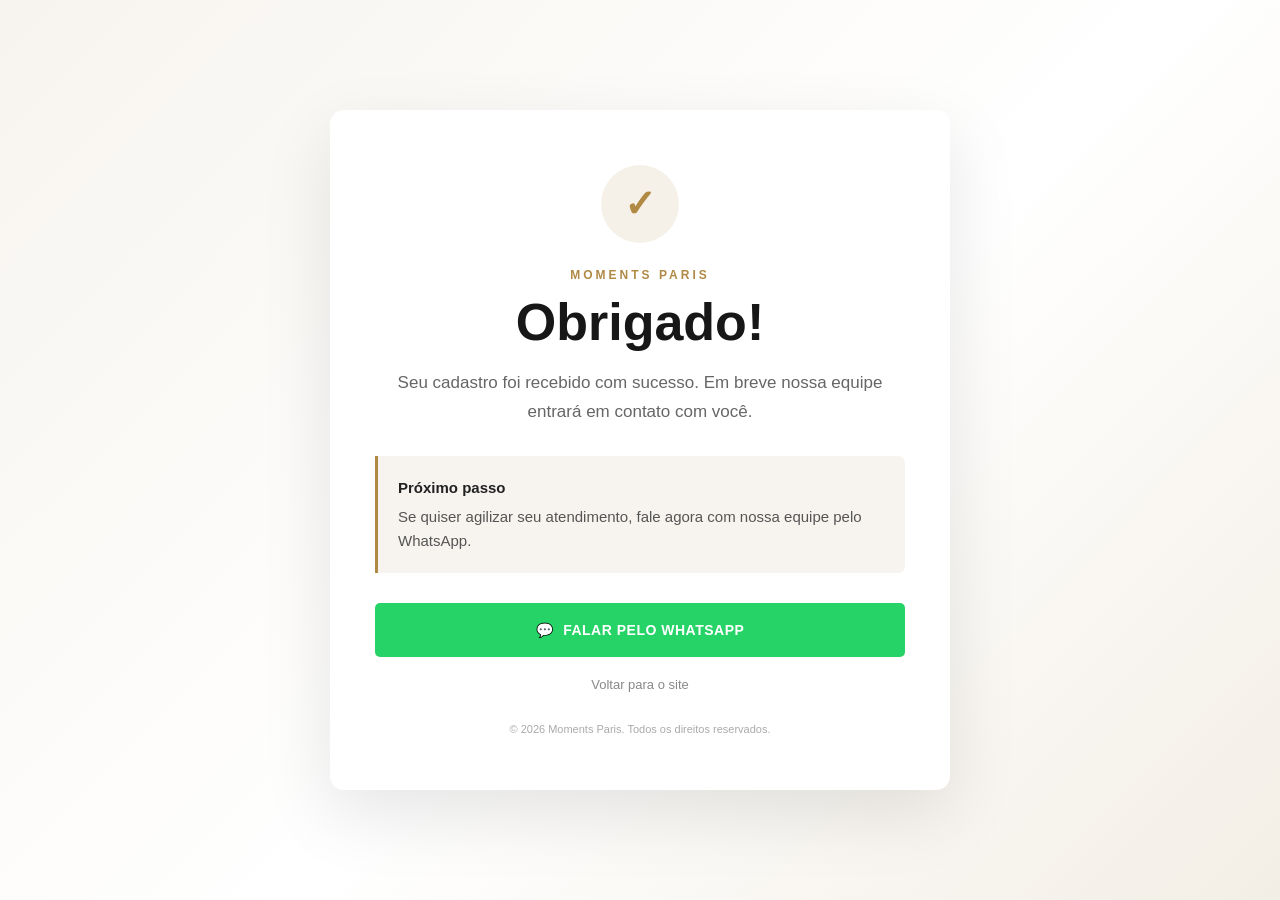
<file: obrigado.html>
<!DOCTYPE html>
<html lang="pt-BR">

<head>

    <meta charset="UTF-8">

    <meta
        name="viewport"
        content="width=device-width, initial-scale=1.0"
    >

    <meta
        name="robots"
        content="noindex, nofollow"
    >

    <title>Obrigado | Moments Paris</title>

    <meta
        name="description"
        content="Obrigado pelo seu cadastro na Moments Paris."
    >

    <!-- =====================================================
         GOOGLE TAG MANAGER
         COLOCAR O ID REAL AQUI DEPOIS
    ====================================================== -->

    <!-- Google Tag Manager -->

    <!--
    <script>
        (function(w,d,s,l,i){
            w[l]=w[l]||[];
            w[l].push({
                'gtm.start':
                new Date().getTime(),
                event:'gtm.js'
            });

            var f=d.getElementsByTagName(s)[0],
                j=d.createElement(s),
                dl=l!='dataLayer'
                    ? '&l='+l
                    : '';

            j.async=true;

            j.src=
                'https://www.googletagmanager.com/gtm.js?id='+i+dl;

            f.parentNode.insertBefore(j,f);

        })(window,document,'script','dataLayer','GTM-XXXXXXX');
    </script>
    -->

    <!-- =====================================================
         META PIXEL
         COLOCAR O ID REAL AQUI DEPOIS
    ====================================================== -->

    <!--
    <script>
        !function(f,b,e,v,n,t,s)
        {
            if(f.fbq)return;

            n=f.fbq=function(){
                n.callMethod ?
                n.callMethod.apply(n,arguments) :
                n.queue.push(arguments)
            };

            if(!f._fbq)f._fbq=n;

            n.push=n;
            n.loaded=!0;
            n.version='2.0';
            n.queue=[];

            t=b.createElement(e);
            t.async=!0;

            t.src=v;

            s=b.getElementsByTagName(e)[0];

            s.parentNode.insertBefore(t,s);

        }(
            window,
            document,
            'script',
            'https://connect.facebook.net/en_US/fbevents.js'
        );

        fbq(
            'init',
            'SEU_META_PIXEL_ID'
        );

        fbq(
            'track',
            'PageView'
        );

        fbq(
            'track',
            'Lead'
        );
    </script>
    -->

    <!-- =====================================================
         GOOGLE ANALYTICS 4
         COLOCAR O ID REAL AQUI DEPOIS
    ====================================================== -->

    <!--
    <script
        async
        src="https://www.googletagmanager.com/gtag/js?id=G-XXXXXXXXXX">
    </script>

    <script>

        window.dataLayer =
            window.dataLayer || [];

        function gtag(){
            dataLayer.push(arguments);
        }

        gtag(
            'js',
            new Date()
        );

        gtag(
            'config',
            'G-XXXXXXXXXX'
        );

        gtag(
            'event',
            'generate_lead'
        );

    </script>
    -->

    <style>

        * {
            margin: 0;
            padding: 0;
            box-sizing: border-box;
        }

        html {
            scroll-behavior: smooth;
        }

        body {

            min-height: 100vh;

            display: flex;

            align-items: center;

            justify-content: center;

            padding: 25px;

            font-family:
                Arial,
                Helvetica,
                sans-serif;

            background:
                linear-gradient(
                    135deg,
                    #f7f4ef 0%,
                    #ffffff 55%,
                    #f3eee5 100%
                );

            color: #222;

        }

        .thank-you {

            width: 100%;

            max-width: 620px;

            padding: 55px 45px;

            text-align: center;

            background: #ffffff;

            border-radius: 14px;

            box-shadow:
                0 25px 70px
                rgba(0, 0, 0, 0.10);

        }

        .icon {

            width: 78px;

            height: 78px;

            margin:
                0 auto 25px;

            display: flex;

            align-items: center;

            justify-content: center;

            border-radius: 50%;

            background:
                rgba(176, 138, 69, 0.12);

            color:
                #b08a45;

            font-size: 38px;

            font-weight: bold;

        }

        .label {

            display: block;

            margin-bottom: 12px;

            color:
                #b08a45;

            font-size: 12px;

            font-weight: 700;

            letter-spacing: 3px;

            text-transform: uppercase;

        }

        h1 {

            margin-bottom: 18px;

            color: #171717;

            font-size:
                clamp(
                    34px,
                    6vw,
                    52px
                );

            line-height: 1.1;

            font-weight: 600;

        }

        .description {

            margin-bottom: 30px;

            color: #666666;

            font-size: 17px;

            line-height: 1.7;

        }

        .next-step {

            margin-bottom: 30px;

            padding: 20px;

            border-left:
                3px solid
                #b08a45;

            background:
                #f7f4ef;

            color: #555555;

            font-size: 15px;

            line-height: 1.6;

            text-align: left;

            border-radius:
                0 7px 7px 0;

        }

        .next-step strong {

            display: block;

            margin-bottom: 5px;

            color: #222222;

        }

        .whatsapp-button {

            width: 100%;

            min-height: 54px;

            display: flex;

            align-items: center;

            justify-content: center;

            gap: 10px;

            padding: 15px 25px;

            border-radius: 5px;

            background:
                #25d366;

            color: #ffffff;

            font-size: 14px;

            font-weight: 700;

            text-transform: uppercase;

            letter-spacing: 0.5px;

            text-decoration: none;

            transition:
                all 0.3s ease;

        }

        .whatsapp-button:hover {

            background:
                #1ebe5d;

            transform:
                translateY(-2px);

            box-shadow:
                0 10px 25px
                rgba(37, 211, 102, 0.25);

        }

        .back-button {

            display: inline-block;

            margin-top: 20px;

            color:
                #888888;

            font-size: 13px;

            text-decoration: none;

            transition:
                color 0.3s ease;

        }

        .back-button:hover {

            color:
                #b08a45;

        }

        .footer {

            margin-top: 30px;

            color:
                #aaaaaa;

            font-size: 11px;

        }

        @media (max-width: 600px) {

            body {
                padding: 15px;
            }

            .thank-you {

                padding:
                    40px 25px;

                border-radius:
                    10px;
            }

            .icon {

                width: 68px;

                height: 68px;

                font-size: 32px;
            }

            .description {

                font-size: 15px;
            }

            .next-step {

                font-size: 14px;
            }

        }

    </style>

</head>


<body>


    <!-- =====================================================
         GOOGLE TAG MANAGER NOSCRIPT
    ====================================================== -->

    <!--
    <noscript>

        <iframe
            src="https://www.googletagmanager.com/ns.html?id=GTM-XXXXXXX"
            height="0"
            width="0"
            style="
                display:none;
                visibility:hidden
            ">
        </iframe>

    </noscript>
    -->


    <main class="thank-you">

        <div class="icon">
            ✓
        </div>


        <span class="label">
            Moments Paris
        </span>


        <h1>
            Obrigado!
        </h1>


        <p class="description">

            Seu cadastro foi recebido
            com sucesso.

            Em breve nossa equipe
            entrará em contato com você.

        </p>


        <div class="next-step">

            <strong>
                Próximo passo
            </strong>

            Se quiser agilizar seu atendimento,
            fale agora com nossa equipe pelo
            WhatsApp.

        </div>


        <!-- =================================================
             WHATSAPP
             O NÚMERO SERÁ CONFIGURADO NO SCRIPT
        ================================================== -->

        <a
            href="#"
            class="whatsapp-button"
            id="whatsappButton"
            target="_blank"
            rel="noopener noreferrer"
            aria-label="Falar com a Moments Paris pelo WhatsApp"
        >

            <span
                aria-hidden="true"
            >
                💬
            </span>

            Falar pelo WhatsApp

        </a>


        <a
            href="/"
            class="back-button"
        >
            Voltar para o site
        </a>


        <div class="footer">

            © 2026 Moments Paris.
            Todos os direitos reservados.

        </div>

    </main>


    <!-- =====================================================
         CONFIGURAÇÃO WHATSAPP
    ====================================================== -->

    <script>

        document.addEventListener(
            "DOMContentLoaded",
            function () {

                const whatsappButton =
                    document.getElementById(
                        "whatsappButton"
                    );

                if (!whatsappButton) {
                    return;
                }

                /*
                 * O número será configurado aqui.
                 *
                 * Formato:
                 * código do país + DDD + número
                 *
                 * Exemplo:
                 * 5511999999999
                 */

                const whatsappNumber =
                    "SEU_NUMERO_AQUI";

                const message =
                    "Olá! Acabei de realizar meu cadastro na Moments Paris e gostaria de saber mais.";

                const whatsappURL =
                    "https://wa.me/" +
                    whatsappNumber +
                    "?text=" +
                    encodeURIComponent(message);

                whatsappButton.href =
                    whatsappURL;


                /* =============================================
                   EVENTO DE CLIQUE
                ============================================== */

                whatsappButton.addEventListener(
                    "click",
                    function () {

                        if (
                            typeof fbq === "function"
                        ) {

                            fbq(
                                "track",
                                "Contact"
                            );

                        }

                        if (
                            typeof gtag === "function"
                        ) {

                            gtag(
                                "event",
                                "whatsapp_click",
                                {
                                    event_category:
                                        "engagement",

                                    event_label:
                                        "WhatsApp"
                                }
                            );

                        }

                    }
                );

            }
        );

    </script>


</body>

</html>
</file>
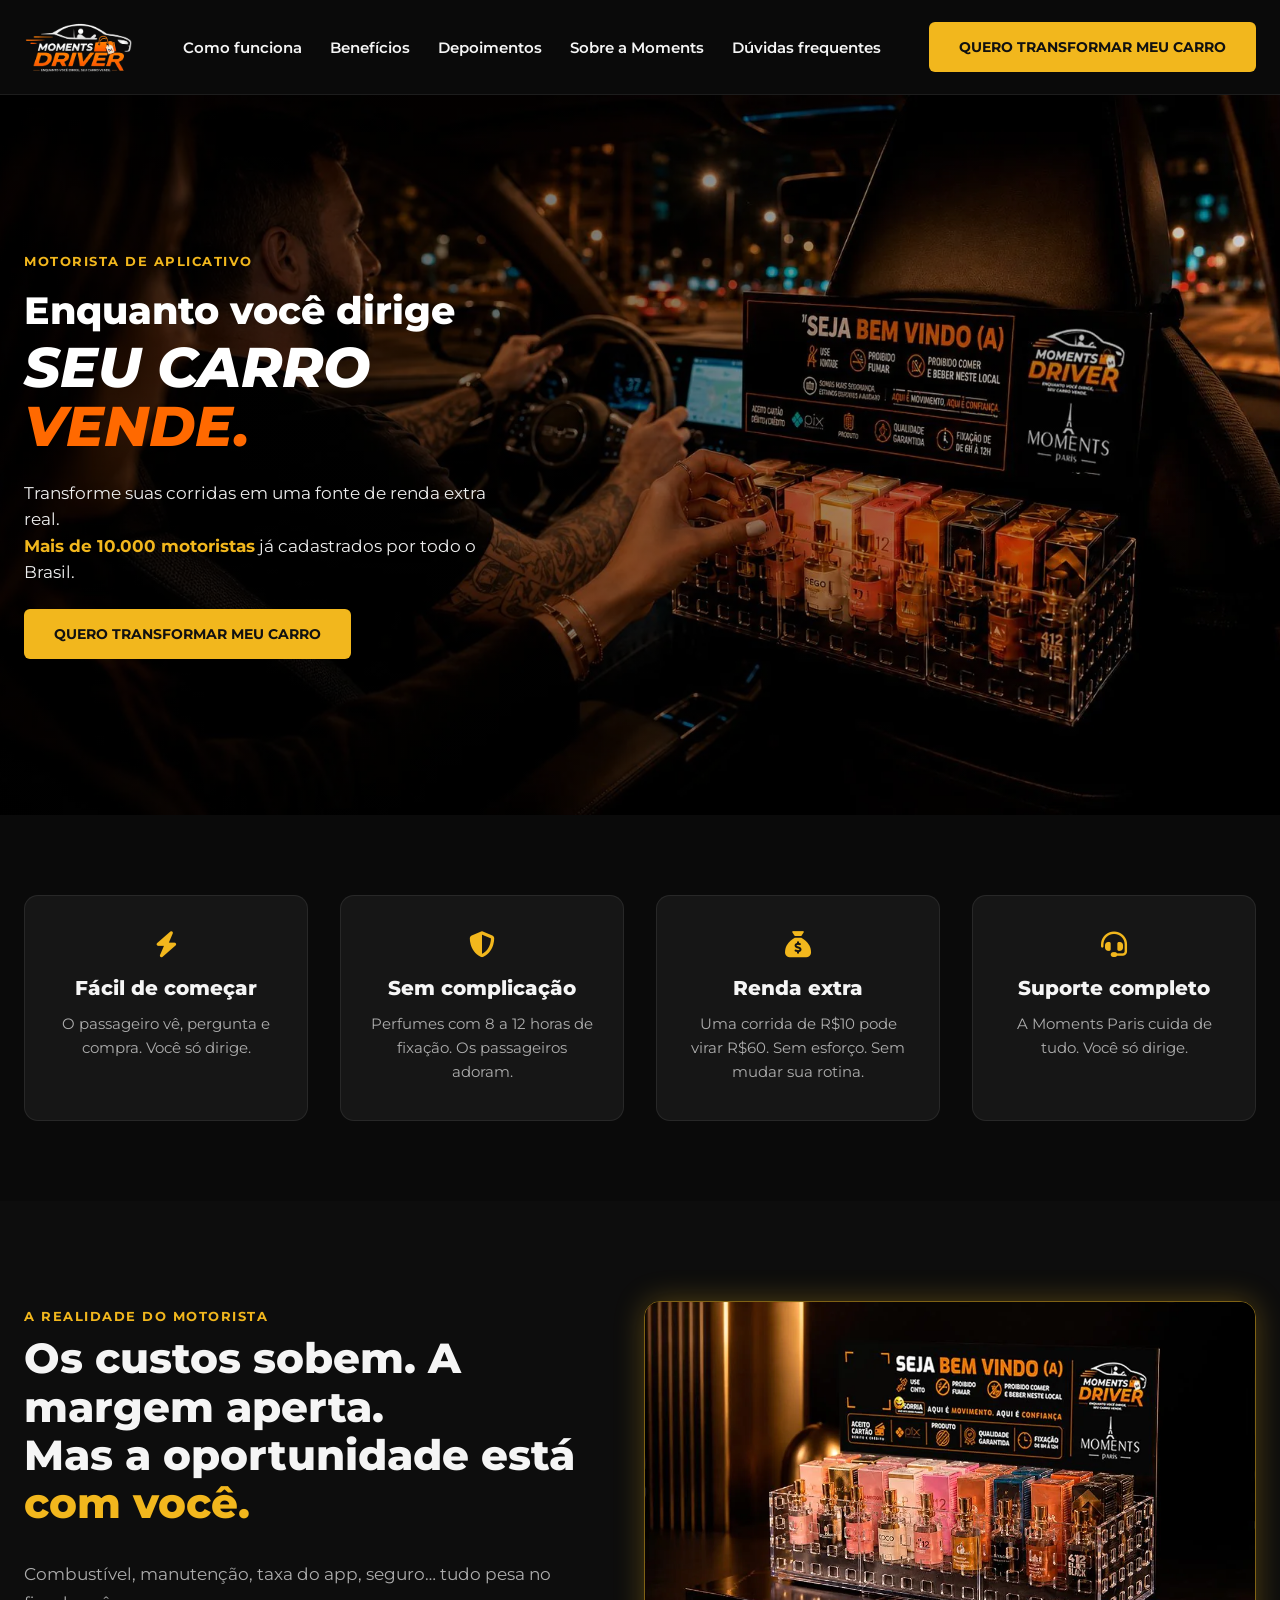
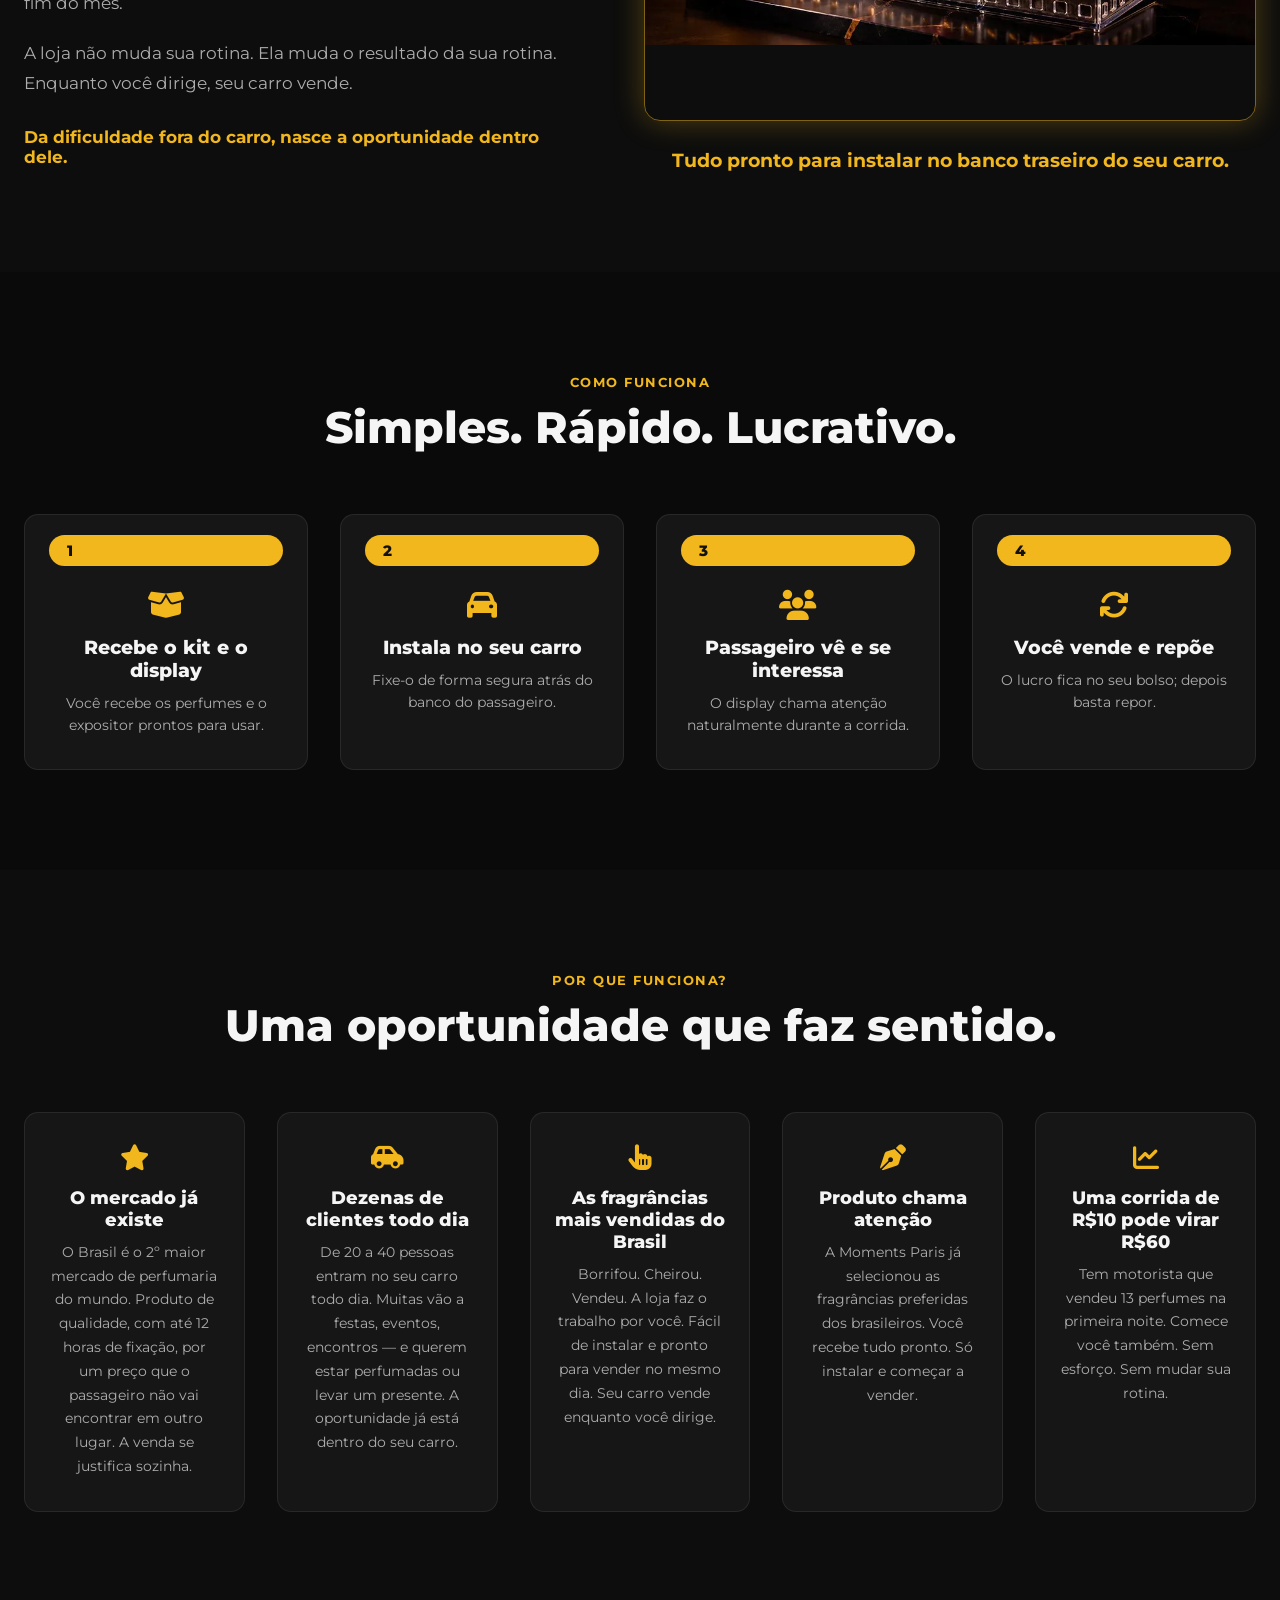
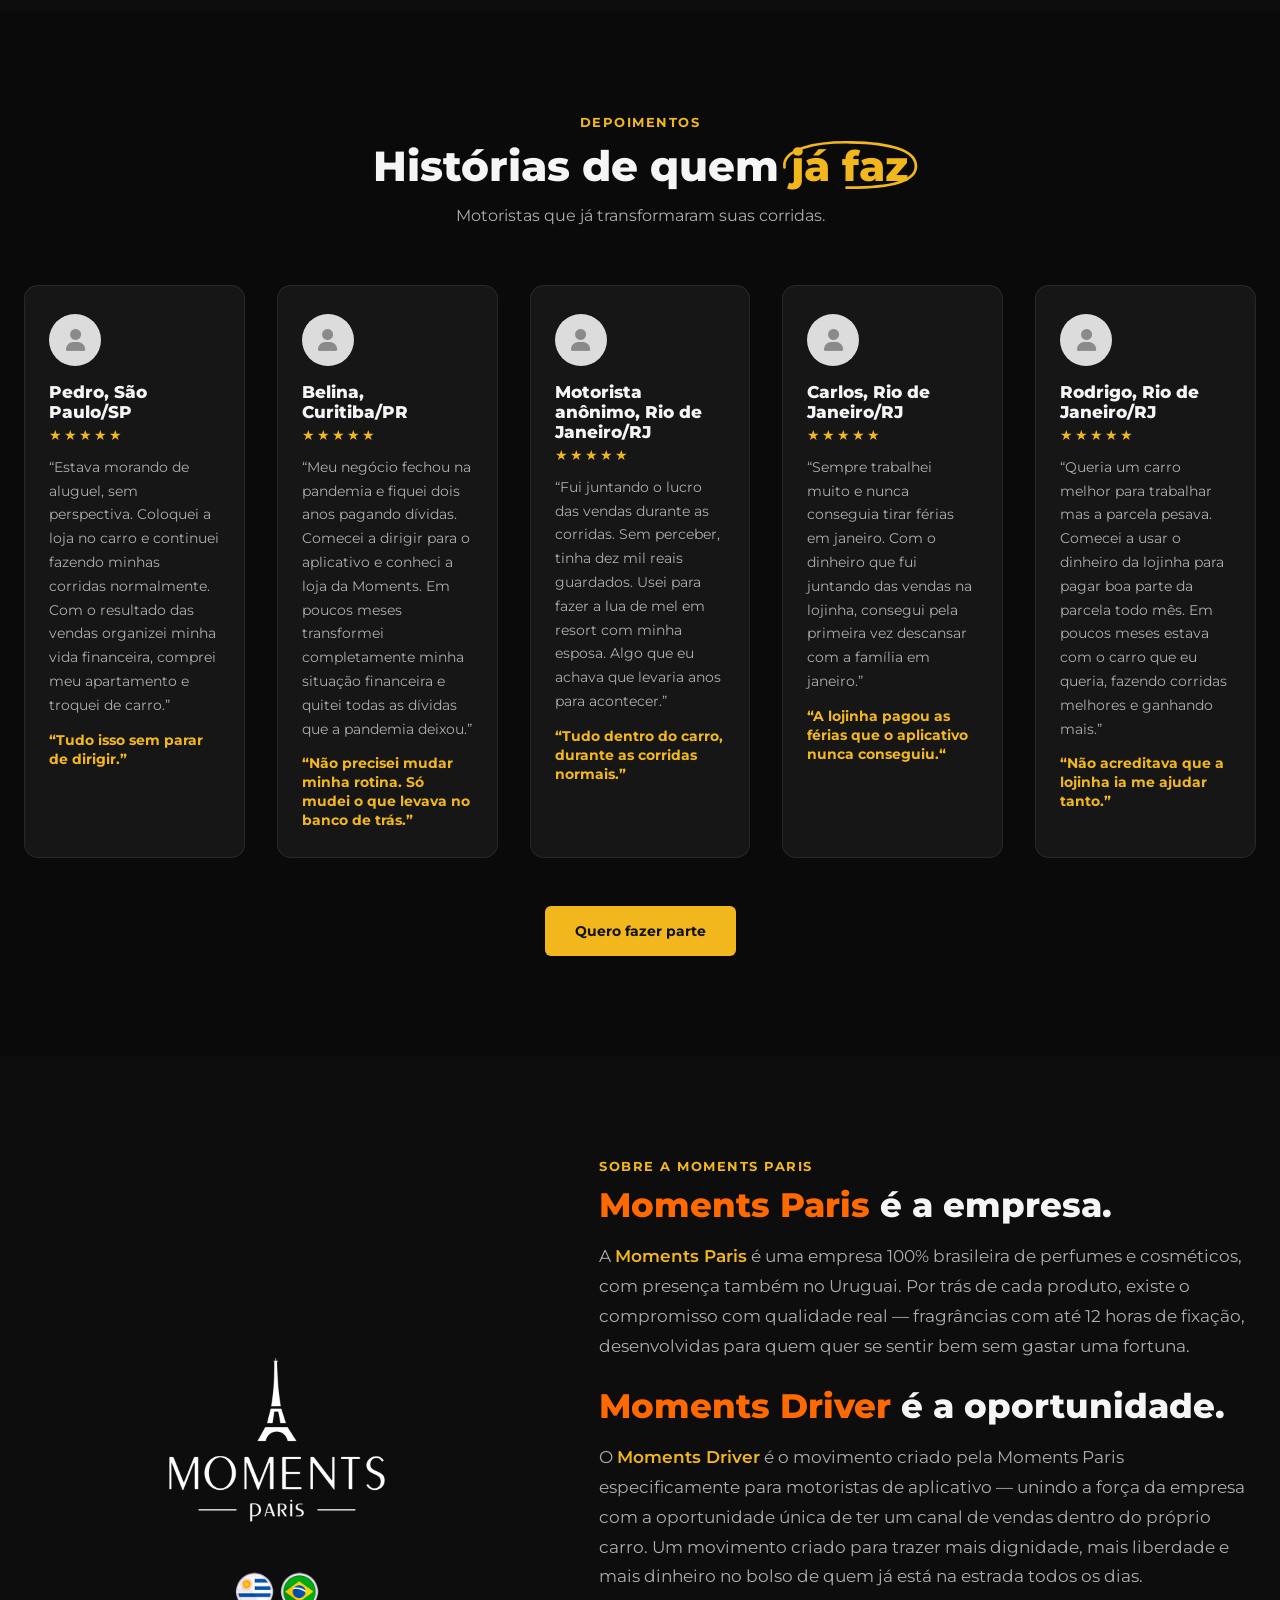
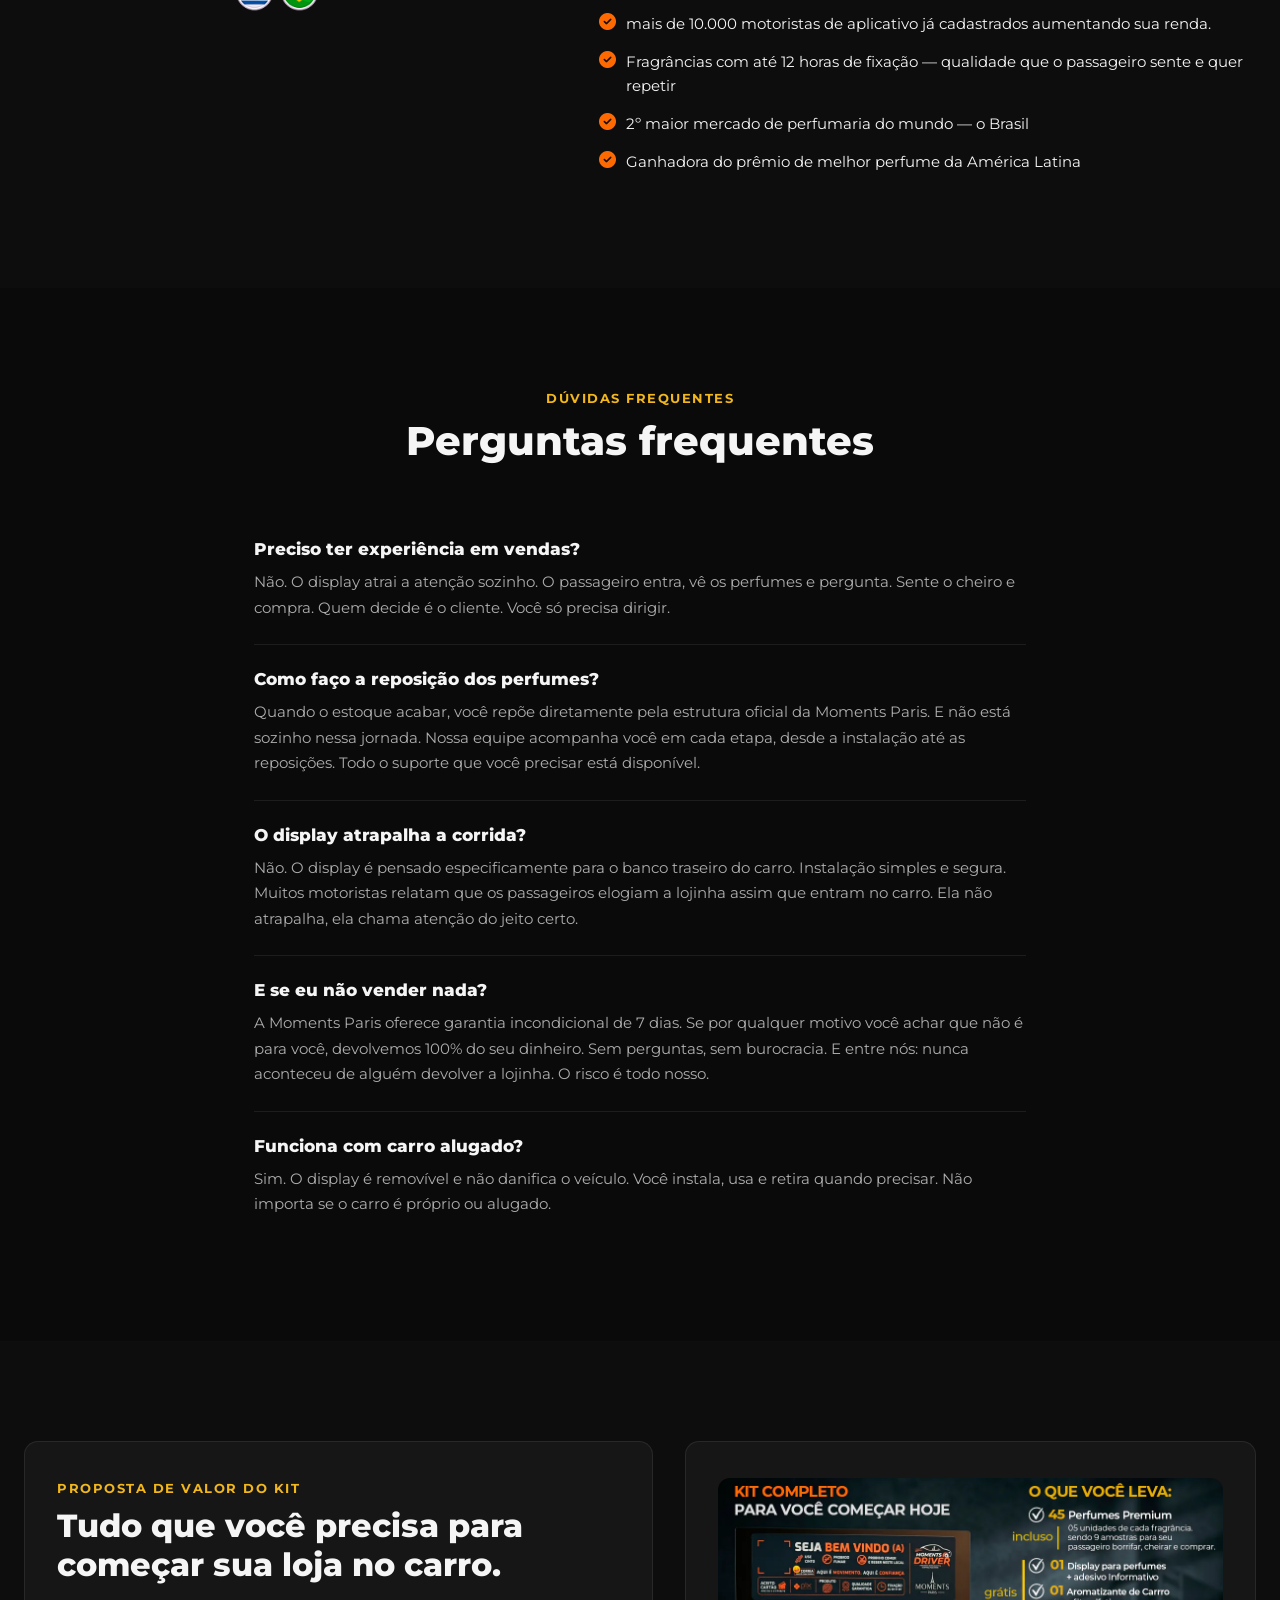
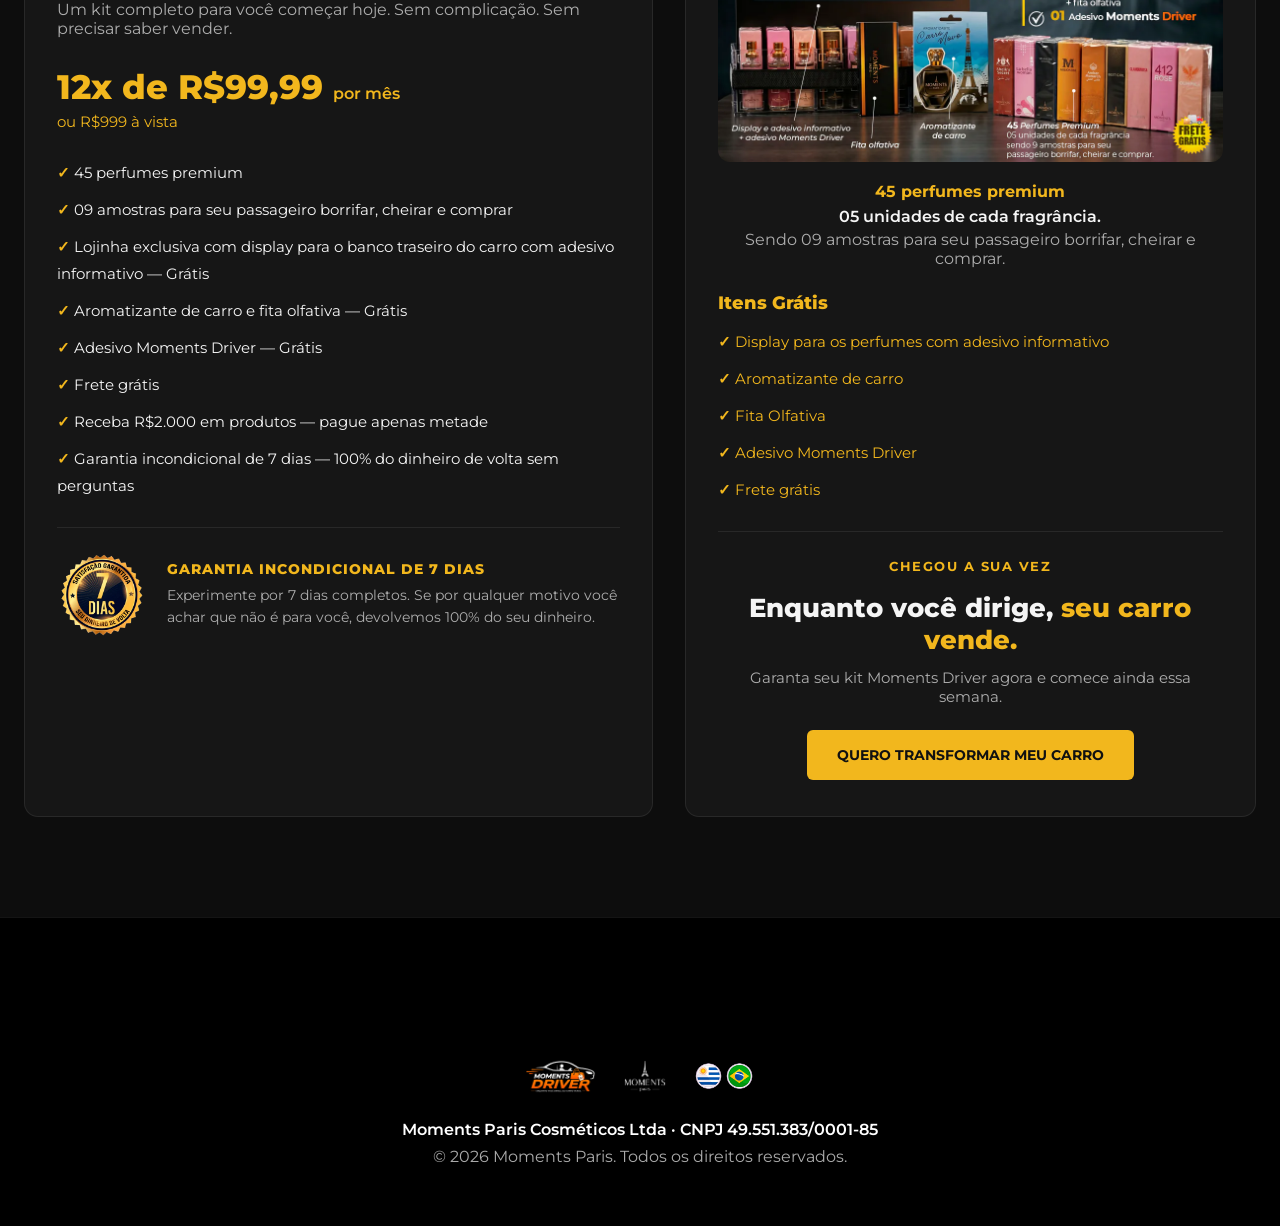
<file: drive/assets/lp_999.html>
<!doctype html>
<html>
  <head>
    <meta charset="utf-8" />
    <meta name="viewport" content="width=device-width, initial-scale=1.0" />
    <script src="./support.js"></script>
    <link rel="preconnect" href="https://fonts.googleapis.com" />
    <link href="https://fonts.googleapis.com/css2?family=Montserrat:wght@400;500;600;700;800&display=swap" rel="stylesheet" />
    <link rel="stylesheet" href="https://cdnjs.cloudflare.com/ajax/libs/font-awesome/6.5.2/css/all.min.css" />
    <style>
      :root {
        --orange: #ff6900;
        --gold: #f2b71d;
        --gold-hover: #ffce4d;
        --bg: #0a0a0a;
        --bg-alt: #0d0d0d;
        --bg-card: #161616;
        --text: #f5f5f5;
        --text-muted: #adadad;
        --border: rgba(255, 255, 255, 0.08);
      }
      * { box-sizing: border-box; }
      body {
        margin: 0;
        font-family: 'Montserrat', sans-serif;
        color: var(--text);
        background: var(--bg);
        -webkit-font-smoothing: antialiased;
      }
      img { max-width: 100%; display: block; }
      a { text-decoration: none; }
      h1, h2, h3 { font-family: inherit; font-weight: 800; color: var(--text); margin: 0; }
      p { margin: 0; }

      .section-title {
        display: inline-block;
        font-size: 13px;
        font-weight: 700;
        letter-spacing: 1.5px;
        text-transform: uppercase;
        color: var(--gold);
        margin-bottom: 10px;
      }

      .btn-primary {
        display: inline-flex;
        align-items: center;
        justify-content: center;
        gap: 10px;
        background: var(--gold);
        color: #111;
        font-weight: 700;
        font-size: 14px;
        padding: 16px 30px;
        border-radius: 6px;
        text-align: center;
        transition: background .2s ease, transform .2s ease;
      }
      .btn-primary:hover { background: var(--gold-hover); transform: translateY(-1px); }

      .nav-links a { color: var(--text); font-weight: 600; font-size: 15px; }
      .nav-links a:hover { color: var(--gold); }

      .grid-cols { display: grid; gap: 32px; }
      .cols-4 { grid-template-columns: repeat(auto-fit, minmax(220px, 1fr)); }
      .cols-5 { grid-template-columns: repeat(auto-fit, minmax(200px, 1fr)); }

      .benefit {
        text-align: center;
        background: var(--bg-card);
        border: 1px solid var(--border);
        border-radius: 14px;
        padding: 36px 26px;
      }
      .benefit i { font-size: 26px; color: var(--gold); margin-bottom: 18px; display: inline-block; }
      .benefit h3 { font-size: 20px; margin-bottom: 12px; }
      .benefit p { color: var(--text-muted); font-size: 15px; line-height: 1.6; }

      .step {
        text-align: center;
        background: var(--bg-card);
        border: 1px solid var(--border);
        border-radius: 14px;
        padding: 20px 24px 32px;
      }
      .step .step-num {
        display: block;
        width: 100%;
        box-sizing: border-box;
        background: var(--gold);
        color: #111;
        font-weight: 800;
        font-size: 15px;
        border-radius: 20px;
        padding: 6px 18px;
        text-align: left;
        margin-bottom: 24px;
      }
      .step i { font-size: 30px; color: var(--gold); margin-bottom: 16px; display: inline-block; }
      .step h3 { font-size: 19px; margin-bottom: 10px; }
      .step p { color: var(--text-muted); font-size: 14px; line-height: 1.6; }

      .reason {
        text-align: center;
        background: var(--bg-card);
        border: 1px solid var(--border);
        border-radius: 14px;
        padding: 32px 24px;
      }
      .reason i { font-size: 26px; color: var(--gold); margin-bottom: 16px; display: inline-block; }
      .reason h3 { font-size: 18px; margin-bottom: 10px; }
      .reason p { color: var(--text-muted); font-size: 14px; line-height: 1.7; }

      .testimonial {
        text-align: left;
        background: var(--bg-card);
        border: 1px solid var(--border);
        border-radius: 14px;
        padding: 28px 24px;
      }
      .testimonial .avatar {
        width: 52px; height: 52px; border-radius: 50%;
        background: #dcdcdc; color: #8a8a8a;
        display: flex; align-items: center; justify-content: center;
        font-size: 22px; margin-bottom: 16px;
      }
      .testimonial h3 { font-size: 17px; margin-bottom: 4px; }
      .stars { color: var(--gold); font-size: 14px; margin-bottom: 12px; letter-spacing: 2px; }
      .testimonial p { color: var(--text-muted); font-size: 14px; line-height: 1.7; margin-bottom: 12px; }
      .testimonial .highlight { color: var(--gold); font-weight: 700; font-size: 14px; }

      .circle-highlight { position: relative; display: inline-block; }
      .circle-highlight svg {
        position: absolute;
        left: -16px; top: -20px;
        width: calc(100% + 32px);
        height: calc(100% + 40px);
        pointer-events: none;
        overflow: visible;
      }
      .circle-highlight svg path {
        stroke-dasharray: 340;
        stroke-dashoffset: 340;
        animation: draw-circle 1.4s ease forwards 0.4s;
      }
      @keyframes draw-circle {
        to { stroke-dashoffset: 0; }
      }

      .faq-item { border-bottom: 1px solid var(--border); padding: 24px 0; }
      .faq-item h3 { font-size: 17px; margin-bottom: 10px; }
      .faq-item p { color: var(--text-muted); font-size: 15px; line-height: 1.7; }

      .hero-overlay {
        background: linear-gradient(90deg, rgba(0,0,0,.78) 0%, rgba(0,0,0,.5) 45%, rgba(0,0,0,.15) 100%);
      }

      .kit-feature-list p { color: var(--text-muted); font-size: 15px; line-height: 1.8; margin-bottom: 10px; }
      .kit-feature-list p::before { content: "✓ "; color: var(--gold); font-weight: 700; }

      .info-card {
        background: var(--bg-card);
        border: 1px solid var(--border);
        border-radius: 14px;
        padding: 36px 32px;
      }

      .fact-list p {
        display: flex;
        align-items: flex-start;
        gap: 10px;
        color: var(--text);
        font-size: 15px;
        line-height: 1.6;
        margin-bottom: 14px;
      }
      .fact-list i { color: var(--orange); font-size: 17px; margin-top: 1px; }
    </style>
  </head>
  <body>
    <x-dc>

      <!-- navbar -->
      <header style="position: sticky; top: 0; z-index: 50; background: var(--bg); border-bottom: 1px solid var(--border);">
        <div style="max-width: 1280px; margin: 0 auto; padding: 16px 24px; display: flex; align-items: center; justify-content: space-between; gap: 24px;">
          <div style="display: flex; align-items: center; gap: 32px;">
            <img src="logo_driver.webp" alt="Moments Driver" style="height: 62px;">
          </div>
          <nav class="nav-links" style="display: flex; gap: 28px;">
            <a href="#comofunciona">Como funciona</a>
            <a href="#beneficios">Benefícios</a>
            <a href="#depoimentos">Depoimentos</a>
            <a href="#sobre">Sobre a Moments</a>
            <a href="#duvidas">Dúvidas frequentes</a>
          </nav>
          <a href="https://checkout.mania.software/?sku=KTMPDR&reference=" class="btn-primary">QUERO TRANSFORMAR MEU CARRO</a>
        </div>
      </header>

      <!-- Motorista de aplicativo overlay -->
      <section style="position: relative; min-height: 720px; display: flex; align-items: center; overflow: hidden;">
        <div style="position: absolute; inset: 0;">
          <img src="expositor.webp" alt="" style="width: 100%; height: 100%; object-fit: cover;">
        </div>
        <div class="hero-overlay" style="position: absolute; inset: 0;"></div>

        <div style="position: relative; width: 100%; max-width: 1280px; margin: 0 auto; padding: 80px 24px; z-index: 2;">
          <div style="max-width: 480px;">
            <div class="section-title">MOTORISTA DE APLICATIVO</div>
            <h1 style="font-size: 38px; line-height: 1.05; margin: 12px 0 0; color: #fff;">Enquanto você dirige</h1>
            <h1 style="font-size: 56px; line-height: 1.05; font-weight: 800; font-style: italic; color: #fff; margin: 8px 0;">
              SEU CARRO <span style="color: var(--orange);">VENDE.</span>
            </h1>
            <p style="font-size: 17px; line-height: 1.55; margin: 24px 0; color: #eee;">
              Transforme suas corridas em uma fonte de renda extra real.<br>
              <strong style="color: var(--gold);">Mais de 10.000 motoristas</strong> já cadastrados por todo o Brasil.
            </p>
            <a href="https://checkout.mania.software/?sku=KTMPDR&reference=" class="btn-primary">QUERO TRANSFORMAR MEU CARRO</a>
          </div>
        </div>
      </section>

      <!-- beneficios -->
      <section id="beneficios" style="background: var(--bg)">
        <div style="max-width: 1280px; margin: 0 auto; padding: 80px 24px">
          <div class="grid-cols cols-4">
            <div class="benefit">
              <i class="fa-solid fa-bolt"></i>
              <h3>Fácil de começar</h3>
              <p>O passageiro vê, pergunta e compra. Você só dirige.</p>
            </div>

            <div class="benefit">
              <i class="fa-solid fa-shield-halved"></i>
              <h3>Sem complicação</h3>
              <p>Perfumes com 8 a 12 horas de fixação. Os passageiros adoram.</p>
            </div>

            <div class="benefit">
              <i class="fa-solid fa-sack-dollar"></i>
              <h3>Renda extra</h3>
              <p>
                Uma corrida de R$10 pode virar R$60. Sem esforço. Sem mudar sua
                rotina.
              </p>
            </div>

            <div class="benefit">
              <i class="fa-solid fa-headset"></i>
              <h3>Suporte completo</h3>
              <p>A Moments Paris cuida de tudo. Você só dirige.</p>
            </div>
          </div>
        </div>
      </section>

      <!-- realidade do motorista -->
      <section style="background: var(--bg-alt)">
        <div
          style="
            max-width: 1280px;
            margin: 0 auto;
            display: grid;
            grid-template-columns: 1fr 1.1fr;
            gap: 64px;
            align-items: center;
            padding: 100px 24px;
          "
        >
          <div>
            <div class="section-title">A realidade do motorista</div>
            <h2 style="font-size: 42px; line-height: 1.15; margin: 0 0 32px">
              Os custos sobem. A margem aperta.<br />Mas a oportunidade está
              <span style="color: var(--gold)">com você.</span>
            </h2>
            <p
              style="
                font-size: 17px;
                line-height: 1.75;
                color: var(--text-muted);
                margin-bottom: 20px;
              "
            >
              Combustível, manutenção, taxa do app, seguro… tudo pesa no fim do
              mês.
            </p>
            <p
              style="
                font-size: 17px;
                line-height: 1.75;
                color: var(--text-muted);
                margin-bottom: 28px;
              "
            >
              A loja não muda sua rotina. Ela muda o resultado da sua rotina.
              Enquanto você dirige, seu carro vende.
            </p>
            <p style="font-weight: 700; font-size: 17px; color: var(--gold)">
              Da dificuldade fora do carro, nasce a oportunidade dentro dele.
            </p>
          </div>
          <div>
            <div
              style="
                height: 420px;
                border-radius: 16px;
                overflow: hidden;
                border: 1px solid rgba(242, 183, 29, 0.5);
                box-shadow: 0 0 30px rgba(242, 183, 29, 0.3);
              "
            >
              <img src="display.webp" alt="" />
            </div>
            <p
              style="
                text-align: center;
                font-weight: 700;
                font-size: 19px;
                margin-top: 28px;
                color: var(--gold);
              "
            >
              Tudo pronto para instalar no banco traseiro do seu carro.
            </p>
          </div>
        </div>
      </section>

      <!-- como funciona -->
      <section id="comofunciona" style="background: var(--bg)">
        <div style="max-width: 1280px; margin: 0 auto; padding: 100px 24px">
          <div style="text-align: center; margin-bottom: 60px">
            <div class="section-title">Como funciona</div>
            <h2 style="font-size: 44px; margin: 0">
              Simples. Rápido. Lucrativo.
            </h2>
          </div>
          <div class="grid-cols cols-4">
            <div class="step">
              <span class="step-num">1</span>
              <i class="fa-solid fa-box-open"></i>
              <h3>Recebe o kit e o display​</h3>
              <p>Você recebe os perfumes e o expositor prontos para usar.</p>
            </div>

            <div class="step">
              <span class="step-num">2</span>
              <i class="fa-solid fa-car"></i>
              <h3>Instala no seu carro​</h3>
              <p>Fixe-o de forma segura atrás do banco do passageiro.</p>
            </div>

            <div class="step">
              <span class="step-num">3</span>
              <i class="fa-solid fa-users"></i>
              <h3>Passageiro vê e se interessa​</h3>
              <p>O display chama atenção naturalmente durante a corrida.</p>
            </div>

            <div class="step">
              <span class="step-num">4</span>
              <i class="fa-solid fa-arrows-rotate"></i>
              <h3>Você vende e repõe​</h3>
              <p>O lucro fica no seu bolso; depois basta repor.</p>
            </div>
          </div>
        </div>
      </section>

      <!-- Por que funciona? -->
      <section style="background: var(--bg-alt)">
        <div style="max-width: 1280px; margin: 0 auto; padding: 100px 24px">
          <div style="text-align: center; margin-bottom: 60px">
            <div class="section-title">Por que funciona?</div>
            <h2 style="font-size: 44px; margin: 0">
              Uma oportunidade que faz sentido.
            </h2>
          </div>

          <div class="grid-cols cols-5">
            <div class="reason">
              <i class="fa-solid fa-star"></i>
              <h3>O mercado já existe</h3>
              <p>
                O Brasil é o 2º maior mercado de perfumaria do mundo. Produto de
                qualidade, com até 12 horas de fixação, por um preço que o
                passageiro não vai encontrar em outro lugar. A venda se justifica
                sozinha.
              </p>
            </div>

            <div class="reason">
              <i class="fa-solid fa-car-side"></i>
              <h3>Dezenas de clientes todo dia</h3>
              <p>
                De 20 a 40 pessoas entram no seu carro todo dia. Muitas vão a
                festas, eventos, encontros — e querem estar perfumadas ou levar um
                presente. A oportunidade já está dentro do seu carro.
              </p>
            </div>

            <div class="reason">
              <i class="fa-solid fa-hand-pointer"></i>
              <h3>As fragrâncias mais vendidas do Brasil</h3>
              <p>
                Borrifou. Cheirou. Vendeu. A loja faz o trabalho por você. Fácil
                de instalar e pronto para vender no mesmo dia. Seu carro vende
                enquanto você dirige.
              </p>
            </div>

            <div class="reason">
              <i class="fa-solid fa-pen-nib"></i>
              <h3>Produto chama atenção</h3>
              <p>
                A Moments Paris já selecionou as fragrâncias preferidas dos
                brasileiros. Você recebe tudo pronto. Só instalar e começar a
                vender.
              </p>
            </div>

            <div class="reason">
              <i class="fa-solid fa-chart-line"></i>
              <h3>Uma corrida de R$10 pode virar R$60</h3>
              <p>
                Tem motorista que vendeu 13 perfumes na primeira noite. Comece
                você também. Sem esforço. Sem mudar sua rotina.
              </p>
            </div>
          </div>
        </div>
      </section>

      <!-- Depoimentos -->
      <section id="depoimentos" style="background: var(--bg)">
        <div style="max-width: 1280px; margin: 0 auto; padding: 100px 24px">
          <div style="text-align: center; margin-bottom: 60px">
            <div class="section-title">Depoimentos</div>
            <h2 style="font-size: 42px; margin: 0">
              Histórias de quem
              <span class="circle-highlight" style="color: var(--gold)">
                já faz
                <svg viewBox="0 0 220 80"><path d="M14,42 C10,15 60,4 112,5 C168,6 210,16 208,42 C206,66 162,72 110,72 C56,73 18,68 14,42" fill="none" stroke="var(--gold)" stroke-width="4" stroke-linecap="round" /></svg>
              </span>
            </h2>
            <p style="color: var(--text-muted); font-size: 16px; margin-top: 14px;">
              Motoristas que já transformaram suas corridas.
            </p>
          </div>

          <div class="grid-cols cols-5">
            <div class="testimonial">
              <div class="avatar"><i class="fa-solid fa-user"></i></div>
              <h3>Pedro, São Paulo/SP</h3>
              <div class="stars">★★★★★</div>
              <p>
                “Estava morando de aluguel, sem perspectiva. Coloquei a loja no
                carro e continuei fazendo minhas corridas normalmente. Com o
                resultado das vendas organizei minha vida financeira, comprei meu
                apartamento e troquei de carro.”
              </p>
              <span class="highlight">“Tudo isso sem parar de dirigir.”</span>
            </div>

            <div class="testimonial">
              <div class="avatar"><i class="fa-solid fa-user"></i></div>
              <h3>Belina, Curitiba/PR</h3>
              <div class="stars">★★★★★</div>
              <p>
                “Meu negócio fechou na pandemia e fiquei dois anos pagando
                dívidas. Comecei a dirigir para o aplicativo e conheci a loja da
                Moments. Em poucos meses transformei completamente minha situação
                financeira e quitei todas as dívidas que a pandemia deixou.”
              </p>
              <span class="highlight"
                >“Não precisei mudar minha rotina. Só mudei o que levava no banco
                de trás.”</span
              >
            </div>

            <div class="testimonial">
              <div class="avatar"><i class="fa-solid fa-user"></i></div>
              <h3>Motorista anônimo, Rio de Janeiro/RJ</h3>
              <div class="stars">★★★★★</div>
              <p>
                “Fui juntando o lucro das vendas durante as corridas. Sem
                perceber, tinha dez mil reais guardados. Usei para fazer a lua de
                mel em resort com minha esposa. Algo que eu achava que levaria
                anos para acontecer.”
              </p>
              <span class="highlight">“Tudo dentro do carro, durante as corridas normais.”</span>
            </div>

            <div class="testimonial">
              <div class="avatar"><i class="fa-solid fa-user"></i></div>
              <h3>Carlos, Rio de Janeiro/RJ</h3>
              <div class="stars">★★★★★</div>
              <p>
                “Sempre trabalhei muito e nunca conseguia tirar férias em
                janeiro. Com o dinheiro que fui juntando das vendas na lojinha,
                consegui pela primeira vez descansar com a família em
                janeiro.”
              </p>
              <span class="highlight"
                >“A lojinha pagou as férias que o aplicativo nunca
                conseguiu.“</span
              >
            </div>

            <div class="testimonial">
              <div class="avatar"><i class="fa-solid fa-user"></i></div>
              <h3>Rodrigo, Rio de Janeiro/RJ</h3>
              <div class="stars">★★★★★</div>
              <p>
                “Queria um carro melhor para trabalhar mas a parcela pesava.
                Comecei a usar o dinheiro da lojinha para pagar boa parte da
                parcela todo mês. Em poucos meses estava com o carro que eu
                queria, fazendo corridas melhores e ganhando mais.”
              </p>
              <span class="highlight">“Não acreditava que a lojinha ia me ajudar tanto.”</span>
            </div>
          </div>

          <div style="text-align: center; margin-top: 48px">
            <a href="https://checkout.mania.software/?sku=KTMPDR&reference=" class="btn-primary">Quero fazer parte</a>
          </div>

        </div>
      </section>

      <!-- Sobre MP -->
      <section id="sobre" style="background: var(--bg-alt)">
        <div
          style="
            max-width: 1280px;
            margin: 0 auto;
            display: grid;
            grid-template-columns: 1fr 1.3fr;
            gap: 70px;
            align-items: center;
            padding: 100px 24px;
          "
        >
          <div style="text-align: center;">
            <img src="moments_branco.webp" alt="Moments Paris" style="max-width: 260px; margin: 0 auto;">
            <img src="bandeiras-br-ur.png.webp" alt="Brasil e Uruguai" style="max-width: 90px; margin: 24px auto 0;">
          </div>
          <div>
            <div class="section-title">Sobre a Moments Paris</div>
            <h2 style="font-size: 34px; margin: 0 0 16px; white-space: nowrap;">
              <span style="color: var(--orange)">Moments Paris</span> é a empresa.
            </h2>
            <p style="font-size: 17px; line-height: 1.75; color: var(--text-muted)">
              A <span style="color: var(--gold); font-weight: 600">Moments Paris</span> é uma empresa 100% brasileira de perfumes e
              cosméticos, com presença também no Uruguai. Por trás de cada
              produto, existe o compromisso com qualidade real — fragrâncias com
              até 12 horas de fixação, desenvolvidas para quem quer se sentir
              bem sem gastar uma fortuna.
            </p>
            <h2 style="font-size: 34px; margin: 24px 0 16px; white-space: nowrap;">
              <span style="color: var(--orange)">Moments Driver</span> é a oportunidade.
            </h2>
            <p style="font-size: 17px; line-height: 1.75; color: var(--text-muted)">
              O <span style="color: var(--gold); font-weight: 600">Moments Driver</span> é o movimento criado pela Moments Paris
              especificamente para motoristas de aplicativo — unindo a força da
              empresa com a oportunidade única de ter um canal de vendas dentro
              do próprio carro. Um movimento criado para trazer mais dignidade,
              mais liberdade e mais dinheiro no bolso de quem já está na estrada
              todos os dias.
            </p>
            <div class="fact-list" style="margin-top: 20px;">
              <p><i class="fa-solid fa-circle-check"></i> mais de 10.000 motoristas de aplicativo já cadastrados aumentando sua renda.</p>
              <p><i class="fa-solid fa-circle-check"></i> Fragrâncias com até 12 horas de fixação — qualidade que o passageiro sente e quer repetir</p>
              <p><i class="fa-solid fa-circle-check"></i> 2º maior mercado de perfumaria do mundo — o Brasil</p>
              <p><i class="fa-solid fa-circle-check"></i> Ganhadora do prêmio de melhor perfume da América Latina</p>
            </div>
          </div>
        </div>
      </section>

      <!-- faq -->
      <section id="duvidas" style="background: var(--bg)">
        <div style="max-width: 820px; margin: 0 auto; padding: 100px 24px">
          <div style="text-align: center; margin-bottom: 50px">
            <div class="section-title">Dúvidas frequentes</div>
            <h2 style="font-size: 40px; margin: 0">Perguntas frequentes</h2>
          </div>

          <div class="faq-item">
            <h3>Preciso ter experiência em vendas?</h3>
            <p>
              Não. O display atrai a atenção sozinho. O passageiro entra, vê os
              perfumes e pergunta. Sente o cheiro e compra. Quem decide é o cliente.
              Você só precisa dirigir.
            </p>
          </div>

          <div class="faq-item">
            <h3>Como faço a reposição dos perfumes?</h3>
            <p>
              Quando o estoque acabar, você repõe diretamente pela estrutura oficial
              da Moments Paris. E não está sozinho nessa jornada. Nossa equipe
              acompanha você em cada etapa, desde a instalação até as reposições. Todo
              o suporte que você precisar está disponível.
            </p>
          </div>

          <div class="faq-item">
            <h3>O display atrapalha a corrida?</h3>
            <p>
              Não. O display é pensado especificamente para o banco traseiro do carro.
              Instalação simples e segura. Muitos motoristas relatam que os
              passageiros elogiam a lojinha assim que entram no carro. Ela não
              atrapalha, ela chama atenção do jeito certo.
            </p>
          </div>

          <div class="faq-item">
            <h3>E se eu não vender nada?</h3>
            <p>
              A Moments Paris oferece garantia incondicional de 7 dias. Se por
              qualquer motivo você achar que não é para você, devolvemos 100% do seu
              dinheiro. Sem perguntas, sem burocracia. E entre nós: nunca aconteceu de
              alguém devolver a lojinha. O risco é todo nosso.
            </p>
          </div>

          <div class="faq-item" style="border-bottom: none;">
            <h3>Funciona com carro alugado?</h3>
            <p>
              Sim. O display é removível e não danifica o veículo. Você instala, usa e
              retira quando precisar. Não importa se o carro é próprio ou alugado.
            </p>
          </div>
        </div>
      </section>

      <!-- kit em si -->
      <section id="kit" style="background: var(--bg-alt)">
        <div style="max-width: 1280px; margin: 0 auto; padding: 100px 24px">
          <div style="display: grid; grid-template-columns: 1.1fr 1fr; gap: 32px; align-items: stretch">
            <div class="info-card">
              <div class="section-title">Proposta de valor do kit</div>
              <h2 style="font-size: 32px; margin: 0 0 16px">
                Tudo que você precisa para começar sua loja no carro.
              </h2>
              <p style="font-size: 16px; color: var(--text-muted); margin-bottom: 28px">
                Um kit completo para você começar hoje. Sem complicação. Sem precisar
                saber vender.
              </p>

              <h2 style="font-size: 34px; color: var(--gold); margin-bottom: 4px">
                12x de R$99,99
                <span style="font-size: 16px; font-weight: 600">por mês</span>
              </h2>
              <p style="color: var(--gold); font-size: 15px; margin-bottom: 28px">ou R$999 à vista</p>

              <div class="kit-feature-list" style="--text-muted: var(--text); margin-bottom: 28px">
                <p>45 perfumes premium</p>
                <p>09 amostras para seu passageiro borrifar, cheirar e comprar</p>
                <p>Lojinha exclusiva com display para o banco traseiro do carro com adesivo informativo — Grátis</p>
                <p>Aromatizante de carro e fita olfativa — Grátis</p>
                <p>Adesivo Moments Driver — Grátis</p>
                <p>Frete grátis</p>
                <p>Receba R$2.000 em produtos — pague apenas metade</p>
                <p style="margin-bottom: 0">Garantia incondicional de 7 dias — 100% do dinheiro de volta sem perguntas</p>
              </div>

              <div style="display: flex; align-items: center; gap: 20px; padding-top: 24px; border-top: 1px solid var(--border)">
                <img src="7dias.webp" alt="Garantia incondicional de 7 dias" style="width: 90px; flex-shrink: 0;">
                <div>
                  <span style="display: block; color: var(--gold); font-weight: 800; font-size: 14px; letter-spacing: 1px; margin-bottom: 6px">
                    GARANTIA INCONDICIONAL DE 7 DIAS
                  </span>
                  <p style="color: var(--text-muted); font-size: 14px; line-height: 1.6">
                    Experimente por 7 dias completos. Se por qualquer motivo você achar
                    que não é para você, devolvemos 100% do seu dinheiro.
                  </p>
                </div>
              </div>
            </div>

            <div class="info-card" style="display: flex; flex-direction: column;">
              <img src="kit_driver.webp" alt="Kit Moments Driver" style="border-radius: 12px; margin-bottom: 20px;">
              <div style="text-align: center; margin-bottom: 24px">
                <p style="color: var(--gold); font-weight: 700; margin-bottom: 6px">45 perfumes premium</p>
                <p style="font-weight: 600; margin-bottom: 4px">05 unidades de cada fragrância.</p>
                <p style="color: var(--text-muted)">Sendo 09 amostras para seu passageiro borrifar, cheirar e comprar.</p>
              </div>

              <h3 style="font-size: 18px; color: var(--gold); margin-bottom: 14px">Itens Grátis</h3>
              <div class="kit-feature-list" style="--text-muted: var(--gold); margin-bottom: 28px">
                <p>Display para os perfumes com adesivo informativo</p>
                <p>Aromatizante de carro</p>
                <p>Fita Olfativa</p>
                <p>Adesivo Moments Driver</p>
                <p style="margin-bottom: 0">Frete grátis</p>
              </div>

              <div style="margin-top: auto; padding-top: 24px; border-top: 1px solid var(--border); text-align: center">
                <div class="section-title">Chegou a sua vez</div>
                <h2 style="font-size: 26px; margin: 8px 0 12px">
                  Enquanto você dirige, <span style="color: var(--gold)">seu carro vende.</span>
                </h2>
                <p style="color: var(--text-muted); font-size: 15px; margin-bottom: 24px">
                  Garanta seu kit Moments Driver agora e comece ainda essa semana.
                </p>
                <a href="https://checkout.mania.software/?sku=KTMPDR&reference=" class="btn-primary">QUERO TRANSFORMAR MEU CARRO</a>
              </div>
            </div>
          </div>
        </div>
      </section>

      <footer
        style="
          background: #000000;
          border-top: 1px solid rgba(255, 255, 255, 0.08);
        "
      >
        <div
          style="
            max-width: 1280px;
            margin: 0 auto;
            padding: 60px 24px;
            text-align: center;
          "
        >
          <div style="width: 160px; height: 58px; margin: 0 auto 20px">
            <x-import
              component-from-global-scope="image-slot"
              from="./image-slot.js"
              id="logo-footer"
              shape="rect"
              fit="contain"
              placeholder="logo"
              hint-size="160px,58px"
            ></x-import>
          </div>

          <div style="display: flex; align-items: center; justify-content: center; gap: 24px; flex-wrap: wrap; margin-bottom: 24px;">
            <img src="logo_driver.webp" alt="" style="height: 40px; width: auto;">
            <img src="moments_branco.webp" alt="" style="height: 40px; width: auto;">
            <img src="bandeiras-br-ur.png.webp" alt="" style="height: 28px; width: auto;">
          </div>
          <div style="font-weight: 600; color: #fff;">
            Moments Paris Cosméticos Ltda · CNPJ 49.551.383/0001-85
          </div>
          <div style="margin-top: 8px; color: #aaa">
            © 2026 Moments Paris. Todos os direitos reservados.
          </div>
        </div>
      </footer>
    </x-dc>
    <script>
      (function () {
        var reference = new URLSearchParams(window.location.search).get('reference');
        if (!reference) {
          reference = 'momentsmundial';
        }
        document.querySelectorAll('a[href*="checkout.mania.software"]').forEach(function (link) {
          var url = new URL(link.href);
          url.searchParams.set('reference', reference);
          link.href = url.toString();
        });
      })();
    </script>
  </body>
</html>
</file>
<file: css/style.css>
/* =========================================================
MOMENTS PARIS
LANDING PAGE
CSS PRINCIPAL
========================================================= */

/* =========================================================
01. RESET
========================================================= */

* {
  margin: 0;
  padding: 0;
  box-sizing: border-box;
}

html {
  scroll-behavior: smooth;
  scroll-padding-top: 85px;
}

body {
  font-family: Arial, Helvetica, sans-serif;
  background: #ffffff;
  color: #222222;
  line-height: 1.6;
  overflow-x: hidden;
}

img {
  display: block;
  max-width: 100%;
  height: auto;
}

a {
  color: inherit;
  text-decoration: none;
}

button,
input,
textarea,
select {
  font: inherit;
}

button {
  cursor: pointer;
}

/* =========================================================
02. VARIÁVEIS
========================================================= */

:root {

  --primary: #b08a45;
  --primary-dark: #8c6935;
  --primary-light: #d7bd8a;

  --dark: #171717;
  --dark-2: #242424;

  --text: #333333;
  --text-light: #666666;
  --text-muted: #888888;

  --light: #f7f4ef;
  --light-2: #fafafa;

  --white: #ffffff;
  --border: #e8e8e8;

  --whatsapp: #25d366;

  --max-width: 1150px;

  --radius: 8px;

  --shadow:
    0 10px 35px rgba(0, 0, 0, 0.08);

  --shadow-hover:
    0 18px 45px rgba(0, 0, 0, 0.13);

  --transition:
    all 0.3s ease;
}

/* =========================================================
03. CONTAINER
========================================================= */

.container {
  width: min(
    calc(100% - 40px),
    var(--max-width)
  );

  margin: 0 auto;
}

/* =========================================================
04. HEADER
========================================================= */

.header {
  position: sticky;
  top: 0;
  left: 0;

  width: 100%;

  z-index: 9999;

  background: rgba(255, 255, 255, 0.97);

  border-bottom:
    1px solid rgba(0, 0, 0, 0.07);

  backdrop-filter: blur(10px);
}

/* =========================================================
CONTAINER DO HEADER
========================================================= */

.header-container {

  min-height: 78px;

  display: flex;

  align-items: center;

  justify-content: space-between;

  gap: 25px;
}

/* =========================================================
LOGO
========================================================= */

.logo {

  display: inline-flex;

  align-items: center;

  justify-content: center;

  flex-shrink: 0;

  transition:
    var(--transition);
}

.logo img {

  display: block;

  width: auto;

  max-width: 180px;

  height: 55px;

  object-fit: contain;
}

.logo:hover {

  opacity: 0.85;

  transform:
    translateY(-1px);
}

/* =========================================================
MENU PRINCIPAL
========================================================= */

.main-menu {

  display: flex;

  align-items: center;

  justify-content: center;

  gap: 24px;

  flex: 1;
}

.main-menu a {

  position: relative;

  display: inline-flex;

  align-items: center;

  color: var(--text);

  font-size: 13px;

  font-weight: 600;

  letter-spacing: 0.3px;

  white-space: nowrap;

  transition:
    var(--transition);
}

.main-menu a::after {

  content: "";

  position: absolute;

  left: 0;

  bottom: -7px;

  width: 0;

  height: 2px;

  background:
    var(--primary);

  transition:
    width 0.3s ease;
}

.main-menu a:hover {

  color:
    var(--primary);
}

.main-menu a:hover::after {

  width: 100%;
}

/* =========================================================
BOTÃO DO HEADER
========================================================= */

.header-button {

  display: inline-flex;

  align-items: center;

  justify-content: center;

  min-height: 44px;

  padding:
    11px 22px;

  background:
    var(--primary);

  color:
    var(--white);

  border-radius:
    4px;

  font-size: 12px;

  font-weight: 700;

  letter-spacing: 0.8px;

  white-space: nowrap;

  transition:
    var(--transition);
}

.header-button:hover {

  background:
    var(--primary-dark);

  transform:
    translateY(-2px);

  box-shadow:
    0 8px 20px
    rgba(176, 138, 69, 0.25);
}

/* =========================================================
05. BOTÕES
========================================================= */

.primary-button,
.submit-button {

  display: inline-flex;

  align-items: center;

  justify-content: center;

  min-height: 52px;

  padding:
    14px 30px;

  border: none;

  border-radius:
    4px;

  background:
    var(--primary);

  color:
    var(--white);

  font-size: 13px;

  font-weight: 700;

  letter-spacing: 0.7px;

  text-transform: uppercase;

  transition:
    var(--transition);
}

.primary-button:hover,
.submit-button:hover {

  background:
    var(--primary-dark);

  transform:
    translateY(-3px);

  box-shadow:
    0 10px 25px
    rgba(176, 138, 69, 0.25);
}

.primary-button:active,
.submit-button:active {

  transform:
    translateY(-1px);
}

/* =========================================================
BOTÃO SECUNDÁRIO
========================================================= */

.secondary-button {

  display: inline-flex;

  align-items: center;

  justify-content: center;

  min-height: 52px;

  padding:
    13px 29px;

  border:
    1px solid var(--primary);

  border-radius:
    4px;

  background:
    transparent;

  color:
    var(--primary);

  font-size: 13px;

  font-weight: 700;

  letter-spacing: 0.7px;

  text-transform: uppercase;

  transition:
    var(--transition);
}

.secondary-button:hover {

  background:
    var(--primary);

  color:
    var(--white);

  transform:
    translateY(-3px);

  box-shadow:
    0 10px 25px
    rgba(176, 138, 69, 0.20);
}

/* =========================================================
GRUPOS DE BOTÕES
========================================================= */

.hero-buttons,
.opportunity-buttons,
.final-cta-buttons {

  display: flex;

  align-items: center;

  flex-wrap: wrap;

  gap: 14px;
}

/* =========================================================
BOTÕES DE CADASTRO DO HERO
========================================================= */

.hero-buttons {

  flex-direction: column;

  align-items: center;

  justify-content: center;

  width: 100%;

  gap: 16px;
}

.hero-register-buttons {

  display: flex;

  align-items: stretch;

  justify-content: center;

  gap: 12px;

  width: 100%;
}

.hero-register-buttons .primary-button {

  flex: 1;

  min-width: 0;

  text-align: center;
}

.hero-more-button {

  display: inline-flex;

  align-items: center;

  justify-content: center;

  width: auto;

  margin: 0 auto;
}

/* =========================================================
06. HERO
========================================================= */

.hero {

  position: relative;

  min-height: 680px;

  display: flex;

  align-items: center;

  background:
    linear-gradient(
      110deg,
      #f5f1ea 0%,
      #ffffff 65%,
      #f9f9f9 100%
    );

  overflow: hidden;
}

.hero::before {

  content: "";

  position: absolute;

  width: 500px;

  height: 500px;

  right: -220px;

  top: -220px;

  border-radius: 50%;

  background:
    rgba(176, 138, 69, 0.07);
}

.hero-container {

  position: relative;

  z-index: 2;

  display: grid;

  grid-template-columns:
    minmax(0, 1fr)
    minmax(0, 1fr);

  align-items: center;

  gap: 60px;

  padding-top: 80px;

  padding-bottom: 80px;
}

.hero-content {

  max-width: 600px;

  animation:
    heroContent 0.8s ease both;
}

.hero-label,
.section-label {

  display: inline-block;

  margin-bottom: 15px;

  color:
    var(--primary);

  font-size: 12px;

  font-weight: 700;

  letter-spacing: 2.5px;

  text-transform: uppercase;
}

.hero h1 {

  margin-bottom: 25px;

  color:
    var(--dark);

  font-size:
    clamp(
      40px,
      5vw,
      65px
    );

  line-height: 1.06;

  font-weight: 400;

  letter-spacing: -1.5px;
}

.hero h1 strong {

  font-weight: 700;

  color:
    var(--primary);
}

.hero p {

  max-width: 540px;

  margin-bottom: 32px;

  color:
    var(--text-light);

  font-size: 18px;

  line-height: 1.75;
}

.hero-image {

  display: flex;

  justify-content: center;

  align-items: center;

  animation:
    heroImage 1s ease both;
}

.hero-image img {

  width: 100%;

  max-width: 570px;

  object-fit: contain;

  filter:
    drop-shadow(
      0 20px 30px
      rgba(0, 0, 0, 0.10)
    );

  transition:
    transform 0.5s ease;
}

.hero-image:hover img {

  transform:
    translateY(-8px)
    scale(1.02);
}

/* =========================================================
07. TÍTULOS
========================================================= */

.section-header {

  max-width: 800px;

  margin:
    0 auto 55px;

  text-align: center;
}

.section-header h2 {

  margin-bottom: 18px;

  color:
    var(--dark);

  font-size:
    clamp(
      30px,
      4vw,
      48px
    );

  line-height: 1.12;

  font-weight: 600;

  letter-spacing: -0.8px;
}

.section-header p {

  color:
    var(--text-light);

  font-size: 17px;

  line-height: 1.7;
}

/* =========================================================
08. SOBRE
========================================================= */

.about {

  padding:
    105px 0;

  background:
    var(--white);
}

.about-content {

  max-width: 800px;

  margin: 0 auto;

  padding: 30px;

  border-left:
    3px solid var(--primary);

  background:
    var(--light);

  color:
    var(--text-light);

  font-size: 17px;

  text-align: center;

  border-radius:
    0 var(--radius)
    var(--radius) 0;
}

/* =========================================================
09. BENEFÍCIOS
========================================================= */

.benefits {

  padding:
    105px 0;

  background:
    var(--light);
}

.benefits-grid {

  display: grid;

  grid-template-columns:
    repeat(3, 1fr);

  gap: 25px;
}

.benefit-card {

  position: relative;

  padding:
    40px 30px;

  background:
    var(--white);

  border:
    1px solid var(--border);

  border-radius:
    var(--radius);

  box-shadow:
    var(--shadow);

  text-align: center;

  transition:
    var(--transition);
}

.benefit-card:hover {

  transform:
    translateY(-8px);

  box-shadow:
    var(--shadow-hover);
}

.benefit-icon {

  width: 55px;

  height: 55px;

  margin:
    0 auto 20px;

  display: flex;

  align-items: center;

  justify-content: center;

  border-radius: 50%;

  background:
    rgba(176, 138, 69, 0.12);

  color:
    var(--primary);

  font-size: 23px;
}

.benefit-card h3 {

  margin-bottom: 13px;

  color:
    var(--dark);

  font-size: 22px;
}

.benefit-card p {

  color:
    var(--text-light);

  font-size: 15px;

  line-height: 1.7;
}

/* =========================================================
10. PRODUTOS
========================================================= */

.products {

  padding:
    105px 0;

  background:
    var(--white);
}

.products-grid {

  display: grid;

  grid-template-columns:
    repeat(5, 1fr);

  gap: 20px;
}

.product-card {

  overflow: hidden;

  background:
    var(--white);

  border:
    1px solid var(--border);

  border-radius:
    var(--radius);

  box-shadow:
    0 5px 20px
    rgba(0, 0, 0, 0.04);

  transition:
    var(--transition);
}

.product-card:hover {

  transform:
    translateY(-7px);

  box-shadow:
    var(--shadow-hover);
}

.product-card img {

  width: 100%;

  aspect-ratio:
    1 / 1.15;

  object-fit: cover;

  transition:
    transform 0.5s ease;
}

.product-card:hover img {

  transform:
    scale(1.04);
}

.product-info {

  padding:
    17px 12px;

  text-align: center;
}

.product-card h3 {

  color:
    var(--dark);

  font-size: 17px;

  font-weight: 600;
}

.products-cta {

  display: flex;

  justify-content: center;

  margin-top: 45px;
}

/* =========================================================
11. OPORTUNIDADE
========================================================= */

.opportunity {

  padding:
    105px 0;

  background:
    var(--light);
}

.opportunity-container {

  display: grid;

  grid-template-columns:
    0.9fr 1.1fr;

  align-items: center;

  gap: 75px;
}

.opportunity-image {

  display: flex;

  align-items: center;

  justify-content: center;
}

.opportunity-image img {

  width: 100%;

  max-width: 500px;

  filter:
    drop-shadow(
      0 20px 30px
      rgba(0, 0, 0, 0.10)
    );

  transition:
    transform 0.5s ease;
}

.opportunity-image:hover img {

  transform:
    translateY(-8px);
}

.opportunity-content h2 {

  margin-bottom: 25px;

  color:
    var(--dark);

  font-size:
    clamp(
      32px,
      4vw,
      50px
    );

  line-height: 1.1;

  font-weight: 600;
}

.opportunity-content p {

  margin-bottom: 20px;

  color:
    var(--text-light);

  font-size: 17px;

  line-height: 1.75;
}

.opportunity-content
.primary-button {

  margin-top: 10px;
}

/* =========================================================
12. EQUIPE / PROJETO
========================================================= */

.team {

  padding:
    105px 0;

  background:
    var(--white);
}

.team-grid {

  display: grid;

  grid-template-columns:
    repeat(4, 1fr);

  gap: 20px;
}

.team-card {

  overflow: hidden;

  border-radius:
    var(--radius);

  background:
    var(--light);

  box-shadow:
    var(--shadow);

  transition:
    var(--transition);
}

.team-card:hover {

  transform:
    translateY(-7px);

  box-shadow:
    var(--shadow-hover);
}

.team-card img {

  width: 100%;

  aspect-ratio:
    1 / 1;

  object-fit: cover;

  transition:
    transform 0.5s ease;
}

.team-card:hover img {

  transform:
    scale(1.04);
}

/* =========================================================
13. CAPTURA DE LEADS
========================================================= */

.capture {

  position: relative;

  padding:
    105px 0;

  background:
    linear-gradient(
      135deg,
      #151515 0%,
      #272727 100%
    );

  color:
    var(--white);

  overflow: hidden;
}

.capture::before {

  content: "";

  position: absolute;

  width: 500px;

  height: 500px;

  left: -280px;

  bottom: -280px;

  border-radius: 50%;

  border:
    1px solid
    rgba(176, 138, 69, 0.2);
}

.capture-container {

  position: relative;

  z-index: 2;

  display: grid;

  grid-template-columns:
    minmax(0, 1fr)
    minmax(400px, 0.9fr);

  align-items: center;

  gap: 75px;
}

.capture-content {

  max-width: 560px;
}

.capture-content
.section-label {

  color:
    var(--primary-light);
}

.capture-content h2 {

  margin-bottom: 22px;

  color:
    var(--white);

  font-size:
    clamp(
      36px,
      5vw,
      58px
    );

  line-height: 1.08;

  font-weight: 600;
}

.capture-content > p {

  color:
    #dddddd;

  font-size: 18px;

  line-height: 1.75;
}

.capture-highlight {

  display: flex;

  flex-direction: column;

  gap: 4px;

  margin-top: 30px;

  padding:
    18px 20px;

  border-left:
    3px solid
    var(--primary);

  background:
    rgba(255, 255, 255, 0.05);
}

.capture-highlight strong {

  color:
    var(--white);

  font-size: 15px;
}

.capture-highlight span {

  color:
    #bbbbbb;

  font-size: 14px;
}

/* =========================================================
14. FORMULÁRIO
========================================================= */

.lead-form {

  width: 100%;

  padding:
    38px;

  background:
    var(--white);

  border-radius:
    10px;

  box-shadow:
    0 25px 60px
    rgba(0, 0, 0, 0.25);
}

.form-group {

  margin-bottom: 20px;
}

.form-group label {

  display: block;

  margin-bottom: 7px;

  color:
    var(--text);

  font-size: 14px;

  font-weight: 600;
}

.form-group input {

  width: 100%;

  height: 53px;

  padding:
    0 15px;

  border:
    1px solid #dddddd;

  border-radius:
    5px;

  outline: none;

  background:
    var(--white);

  color:
    var(--text);

  transition:
    var(--transition);
}

.form-group input::placeholder {

  color:
    #aaaaaa;
}

.form-group input:focus {

  border-color:
    var(--primary);

  box-shadow:
    0 0 0 3px
    rgba(176, 138, 69, 0.12);
}

.submit-button {

  width: 100%;

  margin-top: 5px;
}

.form-security {

  margin-top: 15px;

  color:
    #888888;

  font-size: 11px;

  line-height: 1.5;

  text-align: center;
}

/* =========================================================
15. CTA FINAL
========================================================= */

.final-cta {

  padding:
    100px 0;

  background:
    var(--light);

  text-align: center;
}

.final-cta-content {

  max-width: 750px;

  margin: 0 auto;
}

.final-cta-content h2 {

  margin-bottom: 18px;

  color:
    var(--dark);

  font-size:
    clamp(
      32px,
      5vw,
      52px
    );

  line-height: 1.1;
}

.final-cta-content p {

  margin-bottom: 30px;

  color:
    var(--text-light);

  font-size: 17px;
}

.final-cta-buttons {

  justify-content: center;
}

/* =========================================================
16. FOOTER
========================================================= */

.footer {

  padding:
    45px 0;

  background:
    #111111;

  color:
    #aaaaaa;
}

.footer-container {

  display: grid;

  grid-template-columns:
    1fr auto 1fr;

  align-items: center;

  gap: 30px;
}

.footer-brand strong {

  display: block;

  margin-bottom: 5px;

  color:
    var(--white);

  font-size: 17px;

  letter-spacing: 2px;
}

.footer-brand p {

  font-size: 12px;

  color:
    #777777;
}

.footer-links {

  display: flex;

  align-items: center;

  justify-content: center;

  flex-wrap: wrap;

  gap: 18px;
}

.footer-links a {

  color:
    #aaaaaa;

  font-size: 12px;

  transition:
    var(--transition);
}

.footer-links a:hover {

  color:
    var(--primary-light);
}

.footer-copy {

  text-align: right;
}

.footer-copy p {

  font-size: 11px;

  color:
    #666666;
}

/* =========================================================
17. WHATSAPP
========================================================= */

.whatsapp-button {

  position: fixed;

  right: 22px;

  bottom: 22px;

  z-index: 9998;

  display: flex;

  align-items: center;

  justify-content: center;

  min-width: 58px;

  height: 58px;

  padding:
    0 18px;

  border-radius:
    50px;

  background:
    var(--whatsapp);

  color:
    #ffffff;

  box-shadow:
    0 8px 25px
    rgba(0, 0, 0, 0.20);

  font-size: 13px;

  font-weight: 700;

  transition:
    var(--transition);
}

.whatsapp-button:hover {

  transform:
    translateY(-4px)
    scale(1.03);

  box-shadow:
    0 12px 30px
    rgba(0, 0, 0, 0.25);
}

.whatsapp-button::before {

  content:
    "●";

  margin-right: 7px;

  font-size: 16px;
}

/* =========================================================
18. ANIMAÇÕES
========================================================= */

@keyframes heroContent {

  from {

    opacity: 0;

    transform:
      translateX(-30px);
  }

  to {

    opacity: 1;

    transform:
      translateX(0);
  }
}

@keyframes heroImage {

  from {

    opacity: 0;

    transform:
      translateX(30px);
  }

  to {

    opacity: 1;

    transform:
      translateX(0);
  }
}

/* =========================================================
19. TABLET
========================================================= */

@media (max-width: 1000px) {

  .header-container {
    gap: 15px;
  }

  .main-menu {
    gap: 14px;
  }

  .main-menu a {
    font-size: 12px;
  }

  .hero-container {

    grid-template-columns:
      1fr 0.9fr;

    gap: 35px;
  }

  .hero h1 {

    font-size:
      clamp(
        38px,
        5vw,
        54px
      );
  }

  .hero-register-buttons .primary-button {

    padding-left: 18px;

    padding-right: 18px;

    font-size: 12px;
  }

  .benefits-grid {

    grid-template-columns:
      repeat(3, 1fr);

    gap: 15px;
  }

  .products-grid {

    grid-template-columns:
      repeat(3, 1fr);
  }

  .team-grid {

    grid-template-columns:
      repeat(2, 1fr);
  }

  .opportunity-container {

    gap: 45px;
  }

  .capture-container {

    grid-template-columns:
      1fr 0.9fr;

    gap: 45px;
  }

  .lead-form {

    padding: 30px;
  }

  .footer-container {

    grid-template-columns:
      1fr;

    text-align: center;
  }

  .footer-copy {

    text-align: center;
  }
}

/* =========================================================
20. TABLET / MOBILE
========================================================= */

@media (max-width: 800px) {

  .header-container {

    min-height: 68px;
  }

  /* MENU MOBILE */

  .main-menu {

    display: none;
  }

  .hero {

    min-height: auto;
  }

  .hero-container {

    grid-template-columns:
      1fr;

    padding-top: 65px;

    padding-bottom: 65px;

    text-align: center;
  }

  .hero-content {

    max-width: 700px;

    margin: 0 auto;
  }

  .hero p {

    margin-left: auto;

    margin-right: auto;
  }

  .hero-buttons {

    justify-content: center;
  }

  .hero-image {

    order: 2;
  }

  .hero-image img {

    max-width: 500px;
  }

  .benefits-grid {

    grid-template-columns:
      1fr;

    max-width: 600px;

    margin: 0 auto;
  }

  .opportunity-container {

    grid-template-columns:
      1fr;

    text-align: center;
  }

  .opportunity-image {

    order: 1;
  }

  .opportunity-content {

    order: 2;

    max-width: 700px;

    margin: 0 auto;
  }

  .opportunity-buttons {

    justify-content: center;
  }

  .capture-container {

    grid-template-columns:
      1fr;

    max-width: 700px;
  }

  .capture-content {

    max-width: 650px;

    margin: 0 auto;

    text-align: center;
  }

  .capture-highlight {

    text-align: left;
  }
}

/* =========================================================
21. CELULAR
========================================================= */

@media (max-width: 600px) {

  .container {

    width:
      min(
        calc(100% - 30px),
        var(--max-width)
      );
  }

  /* HEADER */

  .header-container {

    min-height: 64px;

    gap: 10px;
  }

  .logo img {

    max-width: 135px;

    height: 45px;
  }

  .header-button {

    min-height: 40px;

    padding:
      9px 12px;

    font-size: 10px;

    letter-spacing: 0.4px;
  }

  /* HERO */

  .hero-container {

    padding-top: 50px;

    padding-bottom: 55px;

    gap: 35px;
  }

  .hero h1 {

    margin-bottom: 20px;

    font-size: 38px;

    letter-spacing: -0.8px;
  }

  .hero p {

    font-size: 16px;

    line-height: 1.65;
  }

  .hero-label,
  .section-label {

    font-size: 10px;

    letter-spacing: 2px;
  }

  /*

     NO CELULAR:
     os dois cadastros ficam
     um abaixo do outro.

  */

  .hero-buttons {

    flex-direction: column;

    width: 100%;

    gap: 14px;
  }

  .hero-register-buttons {

    flex-direction: column;

    width: 100%;

    gap: 10px;
  }

  .hero-register-buttons .primary-button {

    width: 100%;

    flex: none;

    min-height: 52px;

    padding-left: 15px;

    padding-right: 15px;
  }

  .hero-more-button {

    width: auto;

    min-width: 190px;

    margin: 0 auto;
  }

  /* SEÇÕES */

  .about,
  .benefits,
  .products,
  .opportunity,
  .team,
  .capture,
  .final-cta {

    padding:
      70px 0;
  }

  .section-header {

    margin-bottom: 38px;
  }

  .section-header h2 {

    font-size: 31px;

    letter-spacing: -0.4px;
  }

  .section-header p {

    font-size: 15px;
  }

  /* SOBRE */

  .about-content {

    padding: 22px;

    font-size: 15px;
  }

  /* BENEFÍCIOS */

  .benefit-card {

    padding:
      30px 25px;
  }

  /* PRODUTOS */

  .products-grid {

    grid-template-columns:
      repeat(2, 1fr);

    gap: 12px;
  }

  .product-card h3 {

    font-size: 14px;
  }

  .product-info {

    padding:
      13px 8px;
  }

  .products-cta {

    margin-top: 35px;
  }

  .products-cta .primary-button {

    width: 100%;
  }

  /* OPORTUNIDADE */

  .opportunity-content h2 {

    font-size: 32px;
  }

  .opportunity-content p {

    font-size: 15px;
  }

  .opportunity-buttons {

    flex-direction: column;

    width: 100%;
  }

  .opportunity-buttons a {

    width: 100%;
  }

  /* EQUIPE */

  .team-grid {

    grid-template-columns:
      repeat(2, 1fr);

    gap: 12px;
  }

  /* CAPTURA */

  .capture-content h2 {

    font-size: 38px;
  }

  .capture-content > p {

    font-size: 16px;
  }

  .lead-form {

    padding:
      25px 20px;

    border-radius: 8px;
  }

  .form-group input {

    height: 50px;
  }

  .submit-button {

    min-height: 52px;

    padding:
      12px 15px;

    font-size: 12px;
  }

  /* CTA FINAL */

  .final-cta-content h2 {

    font-size: 34px;
  }

  .final-cta-content p {

    font-size: 15px;
  }

  .final-cta-buttons {

    flex-direction: column;

    width: 100%;
  }

  .final-cta-buttons a {

    width: 100%;
  }

  /* FOOTER */

  .footer {

    padding:
      35px 0 80px;
  }

  .footer-links {

    gap:
      12px;
  }

  /* WHATSAPP */

  .whatsapp-button {

    right: 15px;

    bottom: 15px;

    min-width: 52px;

    height: 52px;

    padding:
      0 15px;

    font-size: 11px;
  }
}

/* =========================================================
22. CELULAR MUITO PEQUENO
========================================================= */

@media (max-width: 380px) {

  .logo img {

    max-width: 115px;

    height: 40px;
  }

  .header-button {

    padding:
      8px 9px;

    font-size: 9px;
  }

  .hero h1 {

    font-size: 33px;
  }

  .hero-register-buttons .primary-button {

    font-size: 11px;

    letter-spacing: 0.4px;
  }

  .hero-more-button {

    min-width: 175px;

    font-size: 11px;
  }

  .products-grid {

    grid-template-columns:
      1fr 1fr;

    gap: 8px;
  }

  .team-grid {

    gap: 8px;
  }

  .lead-form {

    padding:
      20px 15px;
  }

  .whatsapp-button {

    width: 50px;

    min-width: 50px;

    padding: 0;

    border-radius: 50%;
  }

  .whatsapp-button span {

    display: none;
  }

  .whatsapp-button::before {

    margin: 0;
  }
}

/* =========================================================
23. ACESSIBILIDADE
========================================================= */

a:focus-visible,
button:focus-visible,
input:focus-visible {

  outline:
    3px solid
    rgba(176, 138, 69, 0.45);

  outline-offset: 3px;
}

/* =========================================================
24. REDUÇÃO DE MOVIMENTO
========================================================= */

@media (prefers-reduced-motion: reduce) {

  html {
    scroll-behavior: auto;
  }

  *,
  *::before,
  *::after {

    animation-duration:
      0.01ms !important;

    animation-iteration-count:
      1 !important;

    transition-duration:
      0.01ms !important;
  }
}
</file>
